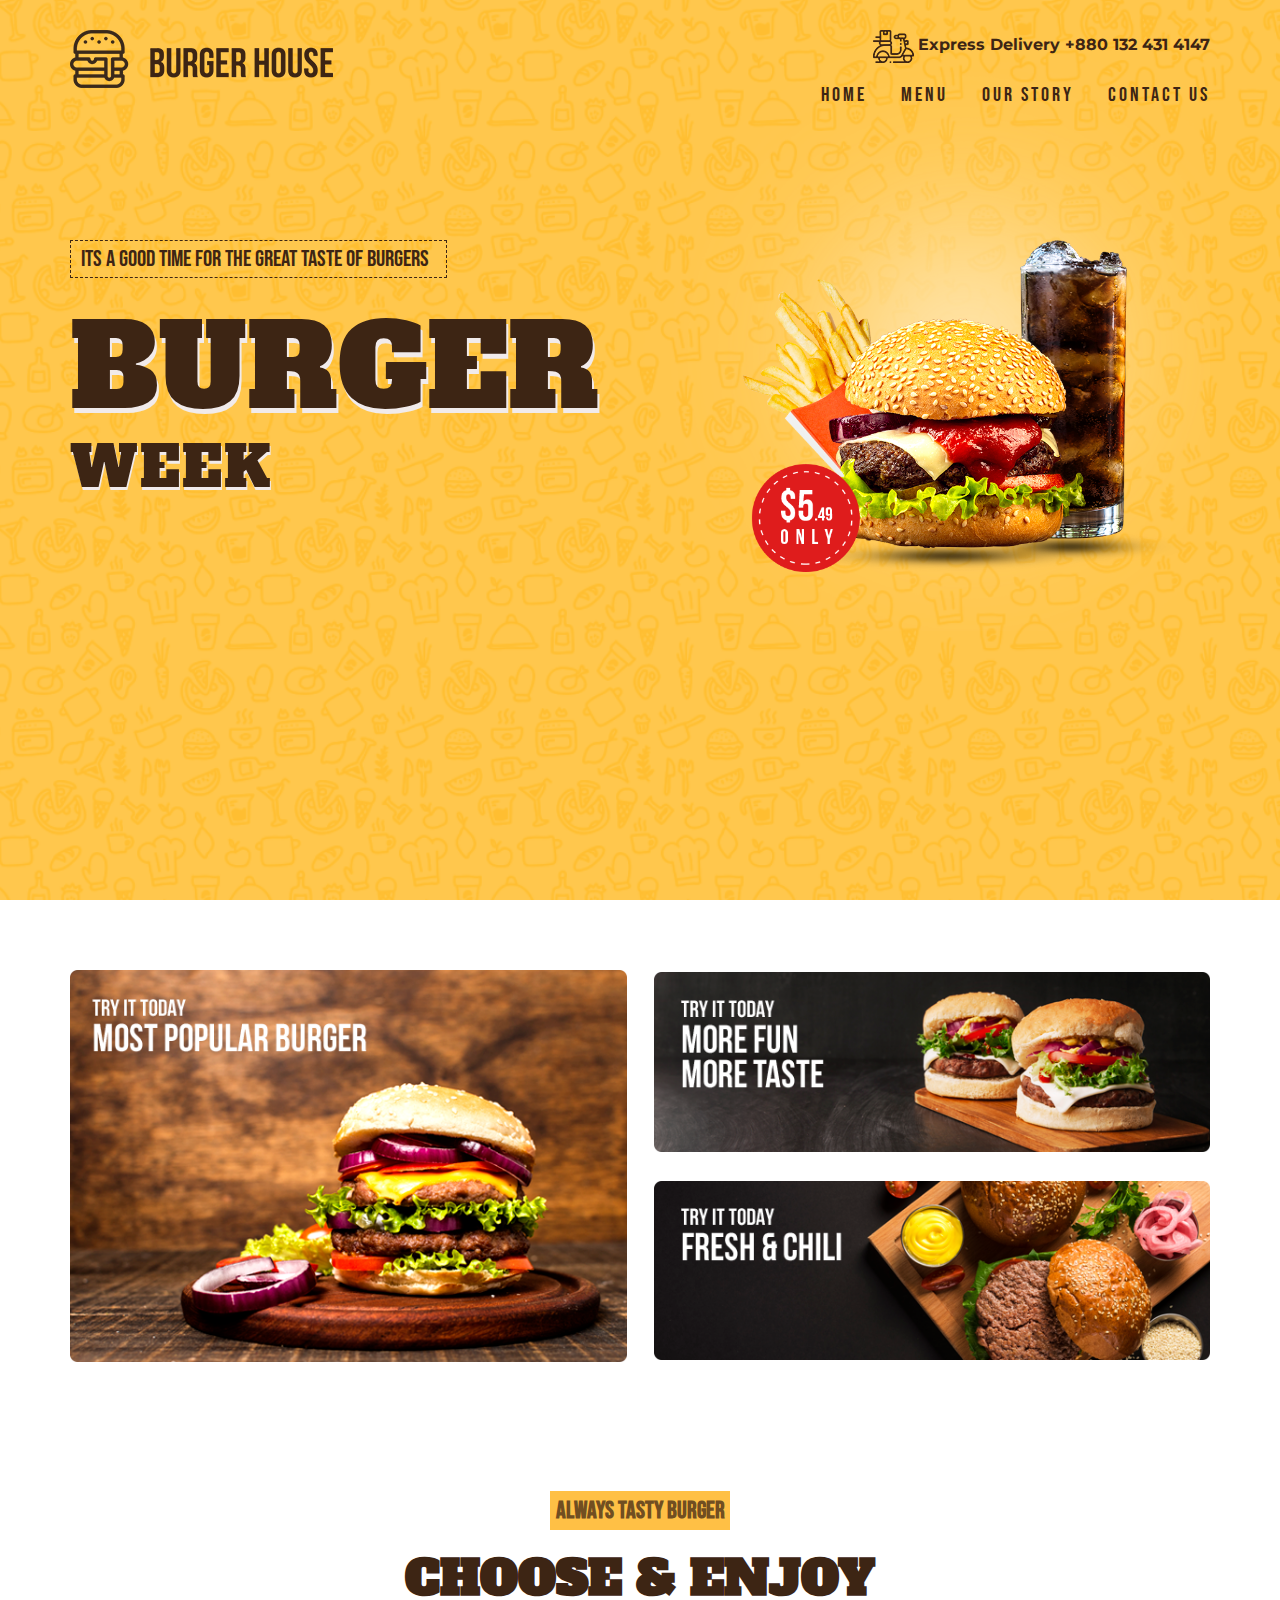
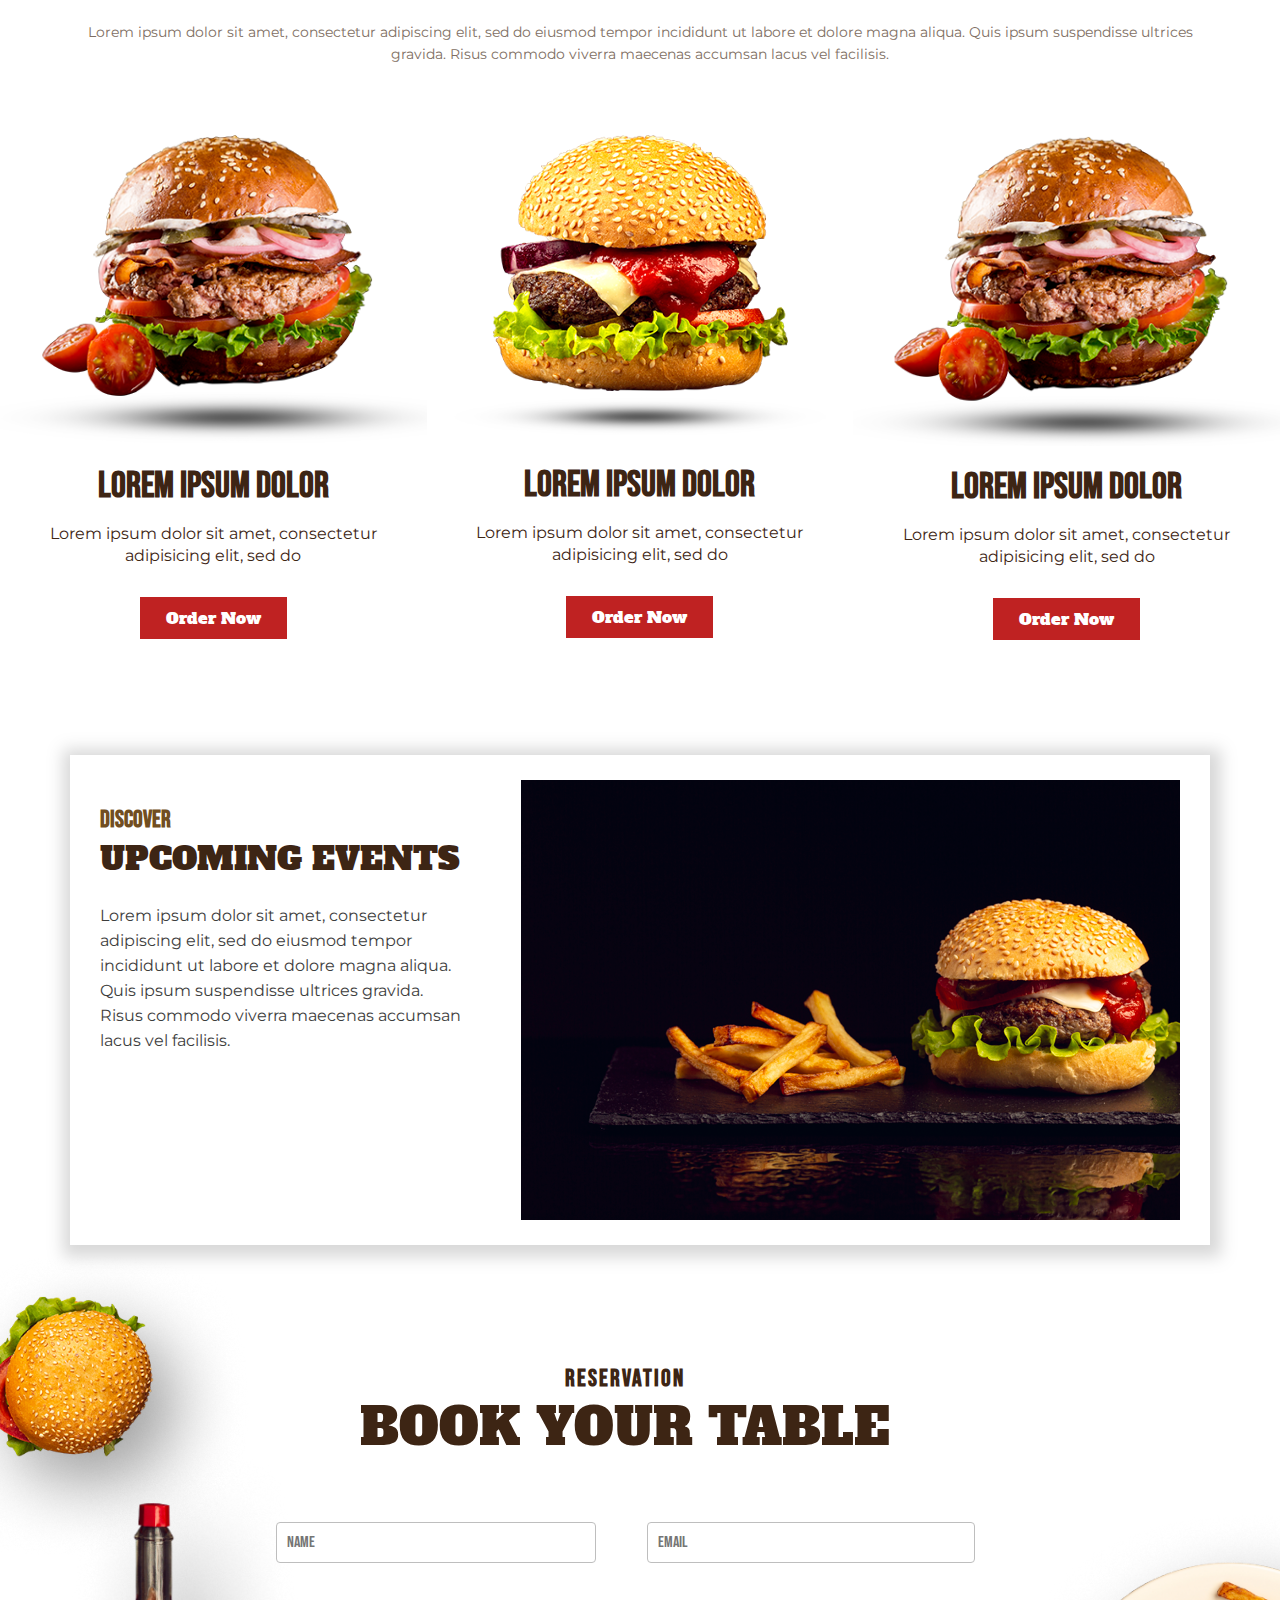
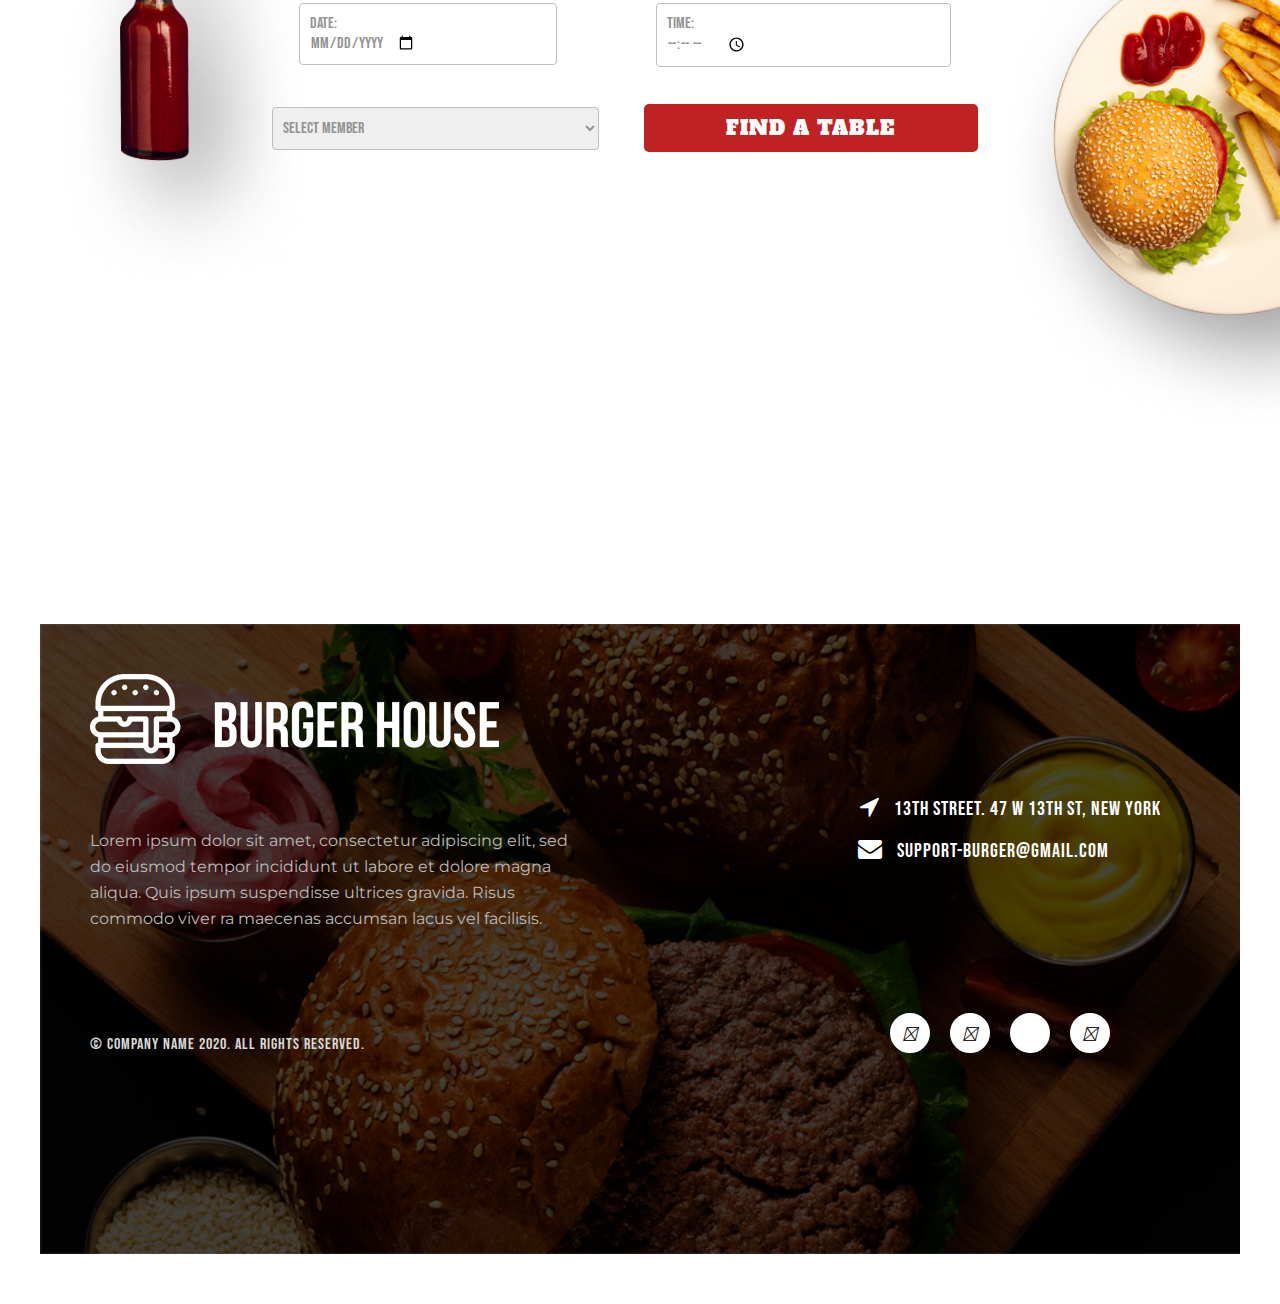
<file: burger/burger.html>
<!DOCTYPE html>
<html>
<head>
	<meta charset="utf-8">
	<meta name="viewport" content="width=device-width, initial-scale=1">
	<title>Burger House</title>
	
	<link rel="stylesheet" type="text/css" href="css/style.css">
	<link rel="stylesheet" href="https://stackpath.bootstrapcdn.com/font-awesome/4.7.0/css/font-awesome.min.css">
	<link rel="stylesheet" href="https://use.fontawesome.com/releases/v5.6.3/css/all.css" integrity="sha384-UHRtZLI+pbxtHCWp1t77Bi1L4ZtiqrqD80Kn4Z8NTSRyMA2Fd33n5dQ8lWUE00s/" crossorigin="anonymous">

	<script src="https://code.jquery.com/jquery-3.3.1.js" integrity="sha256-2Kok7MbOyxpgUVvAk/HJ2jigOSYS2auK4Pfzbm7uH60=" crossorigin="anonymous">
	</script>

	
</head>
<body>
	<header>
		<div class="container">
			<div class="navbar">
				<div class="logo">
					<img src="image/logo.png">
				</div>
				<div class="menu">
					<div class="top">
						<img src="image/cycle.png">
						<span>Express Delivery +880 132 431 4147</span>
					</div>
					
					
					<div class="bottom">
						<ul>
						<li> <a href="#">Home</a></li>
						<li> <a href="#">Menu</a></li>
						<li> <a href="#">Our Story</a></li>
						<li> <a href="#">Contact Us</a></li>
						</ul>
					</div>
				</div>
			</div>
		</div>
	</header>
	<section class="head-body" style="background-image: url(image/bg1.png);">
		<div class="container">
			<div class="bodyfix">
				<div class="left">
					<p class="para">Its a good time for the great taste of burgers</p>
					<h2>Burger
					<p class="week">Week</p></h2>
				</div>
				<div class="right">
					<img src="image/bg1-im1.png">
				</div>
			</div>
			
		</div>
	</section>

	<section class="gallery1">
		<div class="container">
			<div class="g-fix">
				<div>
					<img src="image/bg2-im1.png">
				</div>
				<div style="display: grid; grid-template-rows: auto auto; grid-row-gap: 25px; margin: auto;">
					<div><img src="image/bg2-im2.png"></div>
					<div><img src="image/bg2-im3.png"></div>
				</div>
			</div>
		</div>
	</section>

	<section class="order">
		<div class="detail">
			<h4>always tasty burger</h4>
			<h2>choose & enjoy</h2>
			<p>Lorem ipsum dolor sit amet, consectetur adipiscing elit, sed do eiusmod tempor incididunt ut labore et dolore magna aliqua. Quis ipsum suspendisse ultrices gravida. Risus commodo viverra maecenas accumsan lacus vel facilisis. </p>
		</div>
		<div class="o-fix">
			
			<div class="o-box">
				<img src="image/bg3-im1.png">
				<h3>Lorem ipsum dolor</h3>
				<p>Lorem ipsum dolor sit amet, consectetur adipisicing elit, sed do</p>
				<button><a href="#">Order Now</a></button>
			</div>

			<div class="o-box">
				<img src="image/bg3-im2.png" style="width:87%">
				<h3 style="margin-top: 24px;">Lorem ipsum dolor</h3>
				<p>Lorem ipsum dolor sit amet, consectetur adipisicing elit, sed do</p>
				<button><a href="#">Order Now</a></button>
			</div>

			<div class="o-box">
				<img src="image/bg3-im3.png">
				<h3>Lorem ipsum dolor</h3>
				<p>Lorem ipsum dolor sit amet, consectetur adipisicing elit, sed do</p>
				<button><a href="#">Order Now</a></button>
			</div>
		</div>
	</section>

	<section class="event">
		<div class="container">
			<div class="e-fix">
				<div class="e-box">
					</div>
				<div class="e-left">
					
					<div style="margin-top: 25px;">
						<h4>discover</h4>
						<h2>Upcoming events</h2>
						<p>Lorem ipsum dolor sit amet, consectetur adipiscing elit, sed do eiusmod tempor incididunt ut labore et dolore magna aliqua. Quis ipsum suspendisse ultrices gravida. Risus commodo viverra maecenas accumsan lacus vel facilisis. </p>
					</div>
				</div>
				<div class="e-right">
						<img src="image/bg4-im1.png">
				</div>
			</div>
		</div>
	</section>

	<section class="booking">
		<div class="b-fix">
			<div>
				<img src="image/bg5-im1.png" style="margin-top: -110px;">	
				<img src="image/bg5-im2.png" style="margin-left: 60px; margin-top: -110px;">
			</div>
			<div class="b-table">
				<h4>reservation</h4>
				<h2>book your table</h2>
				<form action="">

					<div class="ne">
						<div><input type="text" name="name" placeholder="NAME">
						</div>
						<div><input type="email" name="email" placeholder="EMAIL"></div>
						</div>
					<div class="td">
						<div><input type="date" name="date" id="datepicker"></div>
						<div><input type="time" name="time" id="timepicker"></div>
					</div>

					<div class="bb">
						<select>
							<option value="Select Member">Select Member</option>
						    <option value="1">1</option>
						    <option value="2">2</option>
						    <option value="1">3</option>
						    <option value="1">4</option>
						    <option value="1">5</option>
						    <option value="1">6</option>
						    <option value="1">7</option>
						    <option value="1">8+</option>
					  	</select>
						<button class="btn"><a href="#">Find a table</a></button>
					</div>

				</form>
			</div>
			<div>
				<img src="image/bg5-im3.png" style="margin-top: 150px">
			</div>
		</div>
	</section>

	<footer>
		<div class="container1" style="background-image: url(image/bg6.png); height: 70vh;background-repeat: no-repeat; background-size: cover;">
			<div class="f-fix">
				<div class="f-left">
					<img src="image/bg6-logo.png">
					<p>Lorem ipsum dolor sit amet, consectetur adipiscing elit, sed do eiusmod tempor incididunt ut labore et dolore magna aliqua. Quis ipsum suspendisse ultrices gravida. Risus commodo viver ra maecenas accumsan lacus vel facilisis. </p>

					<p style="color: #d9d9d7; font-size: 16px; font-family: 'Bebas Neue', cursive; letter-spacing: 1px; margin-top:100px;" >© Company Name 2020. All rights reserved.</p>

				</div>
				<div class="f-right">
						<div style="margin-top: 170px;">
						<i class="fa fa-location-arrow" aria-hidden="true" style="margin-left: 2px;"></i><span>13th Street. 47 W 13th St, New York</span>
						</div>
						<div style="margin-top: 15px;">
						<i class="fa fa-envelope" aria-hidden="true"></i><a href="mailto:webexpertrakib@gmail.com">Support-burger@gmail.com</a>
						</div>

						<div class="si">		
							<ul>
							  <li>
							    <a href="#">
							      <i class="fab fa-facebook-f icon"></i>    </a>
							  </li>
							  <li>
							    <a href="#"><i class="fab fa-twitter icon"></i></a>
							  </li>
							  <li>
							    <a href="#"><i class="fab fa-linkedin-in icon"></i></a></li>
							  <li>
							    <a href="#"><i class="fab fa-whatsapp icon"></i></a></li>
							</ul>
						</div>

				</div>

			</div>
		</div>
	</footer>
</body>
</html>
</file>
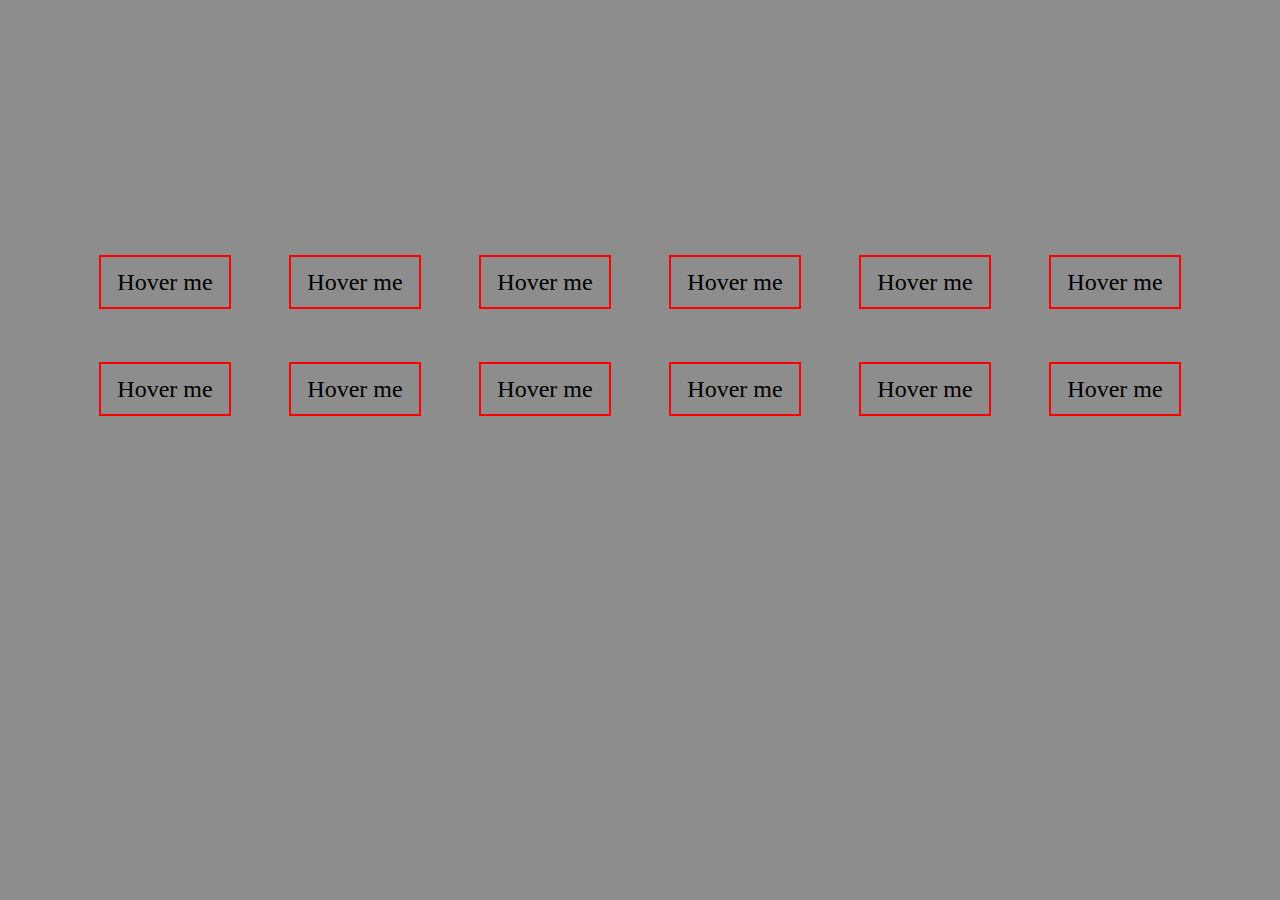
<file: button/button.html>
<!DOCTYPE html>
<html>
<head>
	<meta charset="utf-8">
	<meta name="viewport" content="width=device-width, initial-scale=1">
	<title>Rakibul Islam Button Hover</title>
	<link rel="stylesheet" type="text/css" href="style.css">




</head>
<body>
	<header>
		<div class="container">
			<div class="fix">
				<div class="c1"><a href="#">Hover me</a></div>
				<div class="c2"><a href="#">Hover me</a></div>
				<div class="c3"><a href="#">Hover me</a></div>
				<div class="c4"><a href="#">Hover me</a></div>
				<div class="c5"><a href="#">Hover me</a></div>
				<div class="c6"><a href="#">Hover me</a></div>

				<div class="c7"><a href="#">Hover me</a></div>
				<div class="c8"><a href="#">Hover me</a></div>
				<div class="c9"><a href="#">Hover me</a></div>
				<div class="c10"><a href="#">Hover me</a></div>
				<div class="c11"><a href="#">Hover me</a></div>
				<div class="c12"><a href="#">Hover me</a></div>

			</div>
		</div>
	</header>

</body>
</html>
</file>
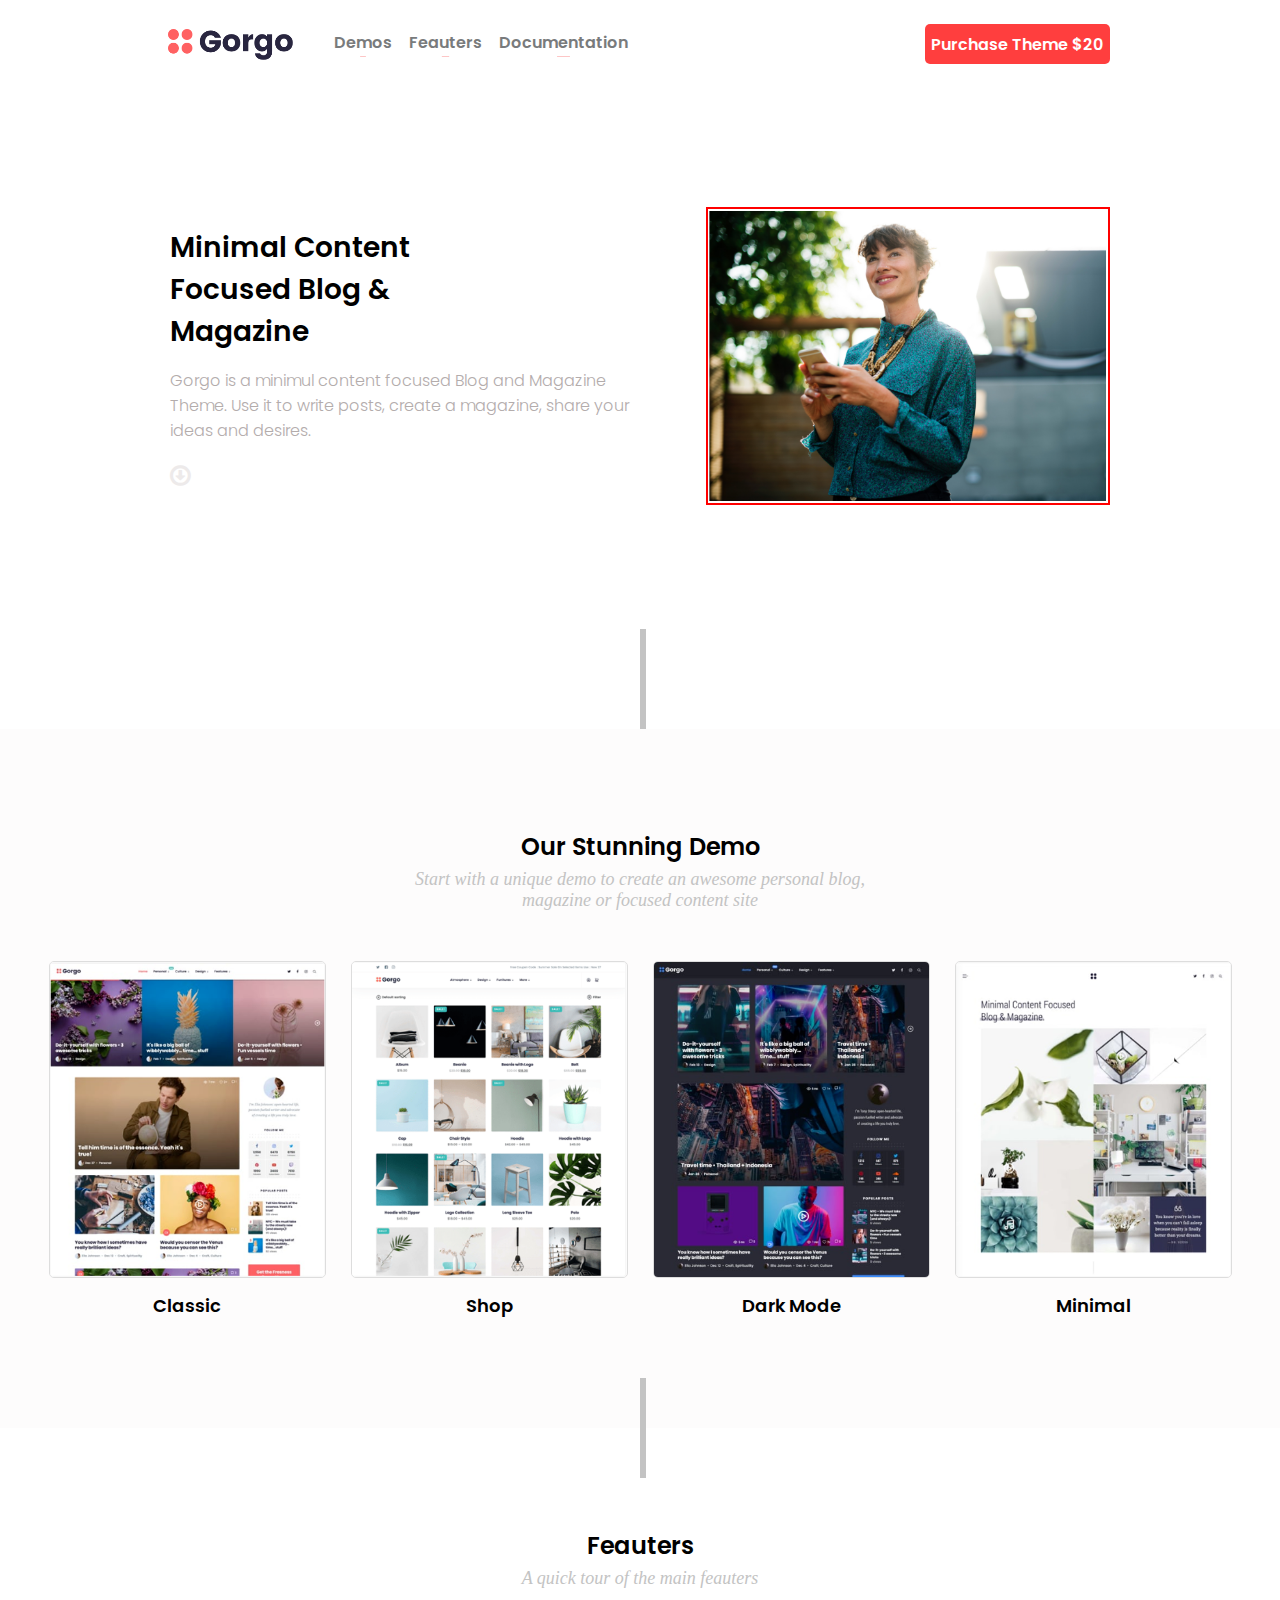
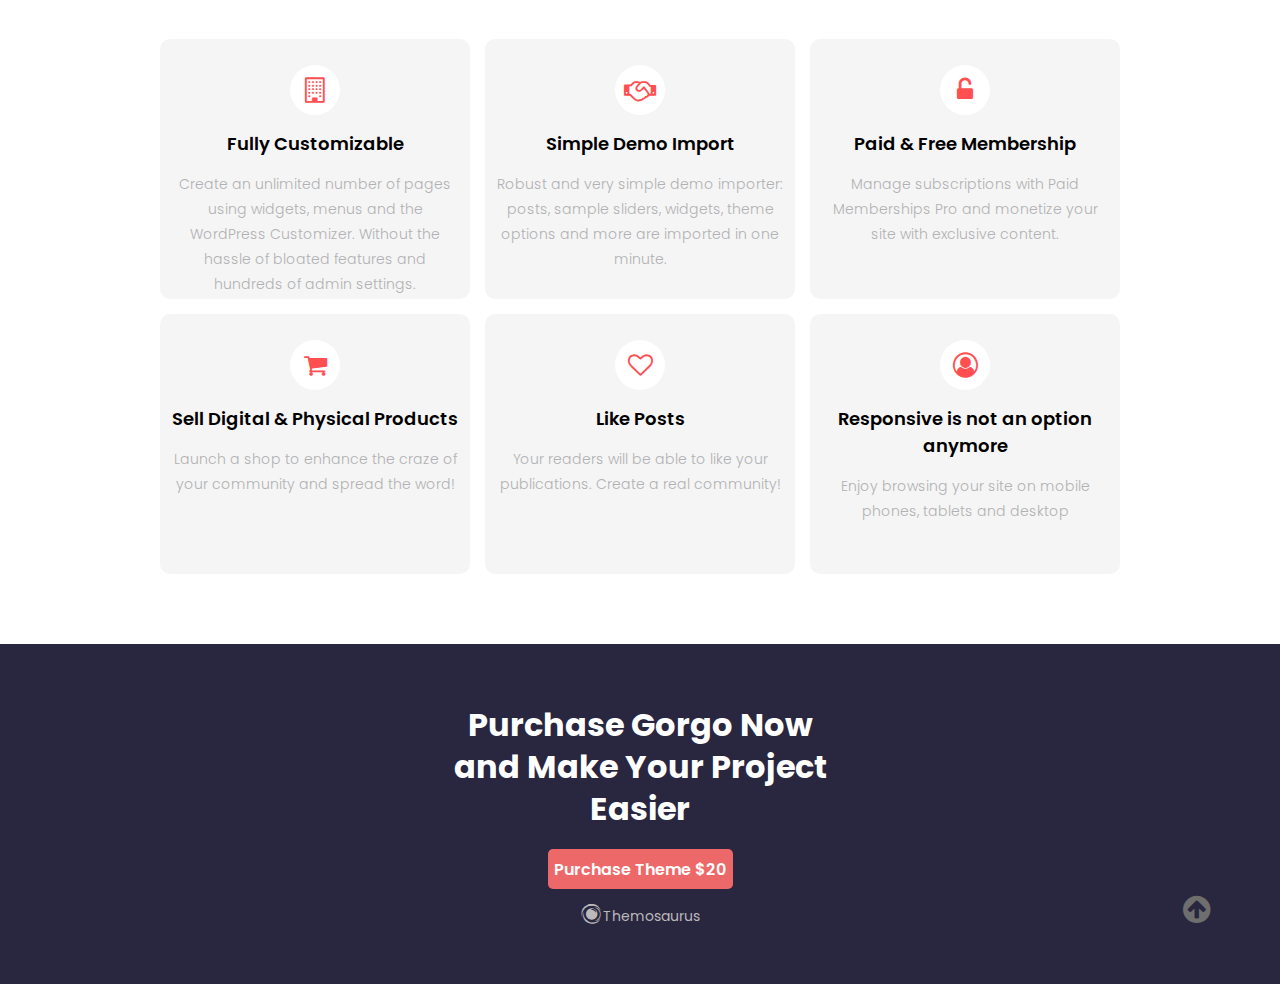
<file: gorgo/gorgo.html>
<!DOCTYPE html>
<html>
<head>
	<meta charset="utf-8">
	<meta name="viewport" content="width=device-width, initial-scale=1">

	<title> Gorge</title>
	<link rel="stylesheet" type="text/css" href="css/style.css">
	<link rel="stylesheet" href="https://stackpath.bootstrapcdn.com/font-awesome/4.7.0/css/font-awesome.min.css">
</head>
<body>
	<header>
		<div class="container">
			<div class="navbar">
				<div class="logo">
					<img src="image/wlogo.png">
					<ul>
						<li><a href="">Demos</a></li>
						<li><a href="">Feauters</a></li>
						<li><a href="">Documentation</a></li>
					</ul>
				</div>
				<div>
					<button class="logobtn"><a href="">Purchase Theme $20</a></button>
				</div>
			</div>
		</div>
	</header>

	<div class="images-section">
		<div class="container">
			<div class="navsection">
				<div class="leftside">
				<h2>Minimal Content Focused Blog & Magazine</h2>
				<p>Gorgo is a minimul content focused Blog and Magazine Theme. Use it to write posts, create a magazine, share your ideas and desires.</p>
				<a href="#"><i class="fa fa-arrow-circle-o-down" aria-hidden="true"></i></a>

				</div>
				<div class="rightside">
					<img src="image/w21.png">
				</div>
			</div>
		</div>
	</div>

	<div class="line1">
	</div>



	<div class="gallery">
		<!-- <div class="container"> -->
			<h1 class="text-center">Our Stunning Demo</h1>
			<p class="para"><i>Start with a unique demo to create an awesome personal blog, magazine or focused content site</i></p>
			<div class="gallery-section">
				<div class="box">
					<img src="image/w22.png">
					<h3>Classic</h3>
				</div>

				<div class="box">
					<img src="image/w23.png">
					<h3>Shop</h3>
				</div>

				<div class="box">
					<img src="image/w24.png">
					<h3>Dark Mode</h3>
				</div>

				<div class="box">
					<img src="image/w25.png">
					<h3>Minimal</h3>
				</div>
				
			</div>
		<!-- </div> -->
	</div>


	<div class="line">
	</div>


	<div class="feauters">
		<div class="container">
			<h1 class="text-center">Feauters</h1>
			<p class="para"><i>A quick tour of the main feauters</i></p>
			<div class="f-section">
				<div class="f-box">
					<div class="user">
					<i class="fa fa-building-o" aria-hidden="true"></i>
					</div>

					<h3>Fully Customizable</h3>
					<p class="f-boxpara">Create an unlimited number of pages using widgets, menus and the WordPress Customizer. Without the hassle of bloated features and hundreds of admin settings.</p>
				</div>

				<div class="f-box">
					<div class="user">
					<i class="fa fa-handshake-o" aria-hidden="true"></i>
					</div>

					<h3>Simple Demo Import</h3>
					<p class="f-boxpara">Robust and very simple demo importer: posts, sample sliders, widgets, theme options and more are imported in one minute.</p>
				</div>

				<div class="f-box">
					<div class="user">
					<i class="fa fa-unlock-alt" aria-hidden="true"></i>
					</div>

					<h3>Paid & Free Membership</h3>
					<p class="f-boxpara">Manage subscriptions with Paid Memberships Pro and monetize your site with exclusive content.</p>
				</div>
				
				<div class="f-box">
					<div class="user">
					<i class="fa fa-shopping-cart" aria-hidden="true"></i>
					</div>

					<h3>Sell Digital & Physical Products</h3>
					<p class="f-boxpara">Launch a shop to enhance the craze of your community and spread the word!</p>
				</div>

				<div class="f-box">
					<div class="user">
					<i class="fa fa-heart-o" aria-hidden="true"></i>
					</div>

					<h3>Like Posts</h3>
					<p class="f-boxpara">Your readers will be able to like your publications. Create a real community!</p>
				</div>
				
				<div class="f-box">
					<div class="user">
					<i class="fa fa-user-circle-o" aria-hidden="true"></i>
					</div>

					<h3>Responsive is not an option anymore</h3>
					<p class="f-boxpara">Enjoy browsing your site on mobile phones, tablets and desktop</p>
				</div>
				
				
			</div>
		</div>
	</div>


	<footer>
		<div class="container">
			<div class="foot">
				<h1>Purchase Gorgo Now and Make Your Project Easier</h1>
				<div class="footbtn">
					<button class="fbutton"><a href="">Purchase Theme $20</a></button>
					
				

					<p><a href="#"><i class="fa fa-eercast" aria-hidden="true"></i>Themosaurus</a></p>

					

				</div>
			</div>
			<div class="icon"><a href="#">
			<i class="fa fa-arrow-circle-up" aria-hidden="true"></i>
			</a>
			</div>
		</div>
		
	</footer>

</body>
</html>
</file>
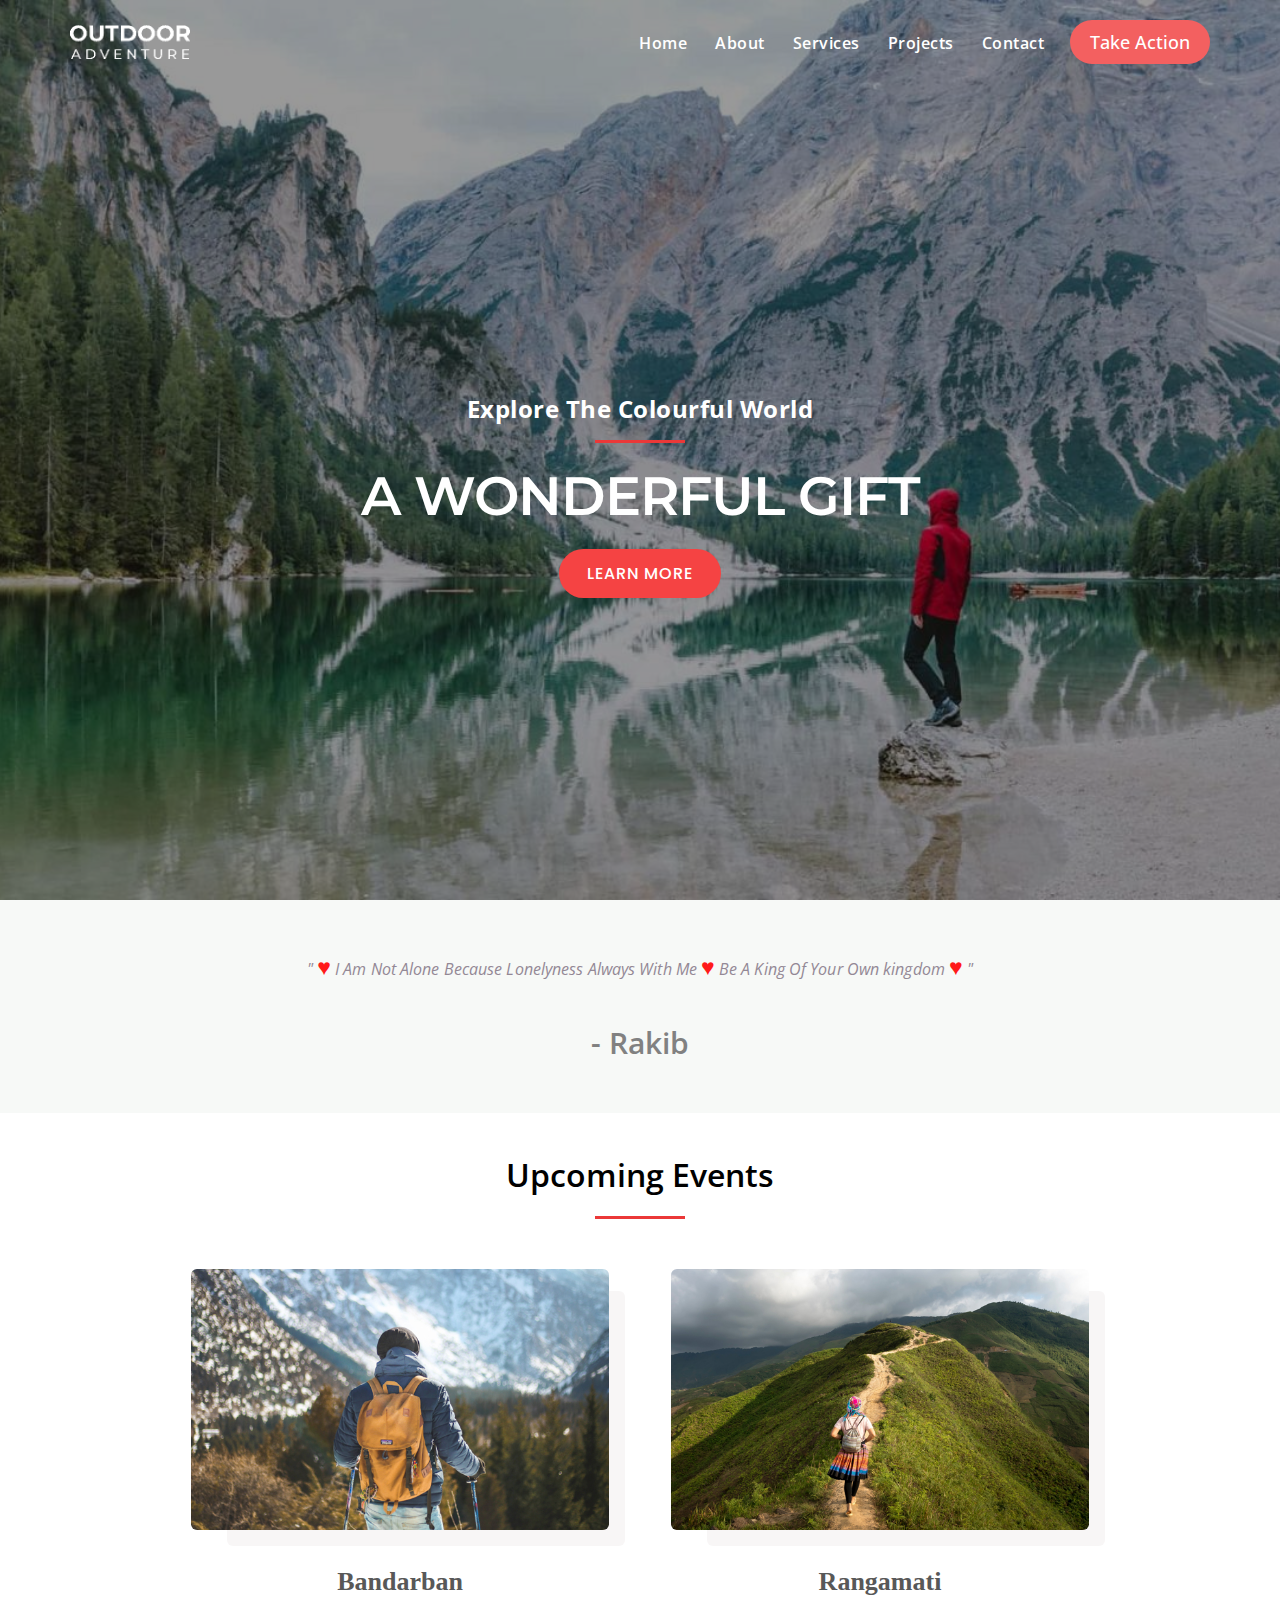
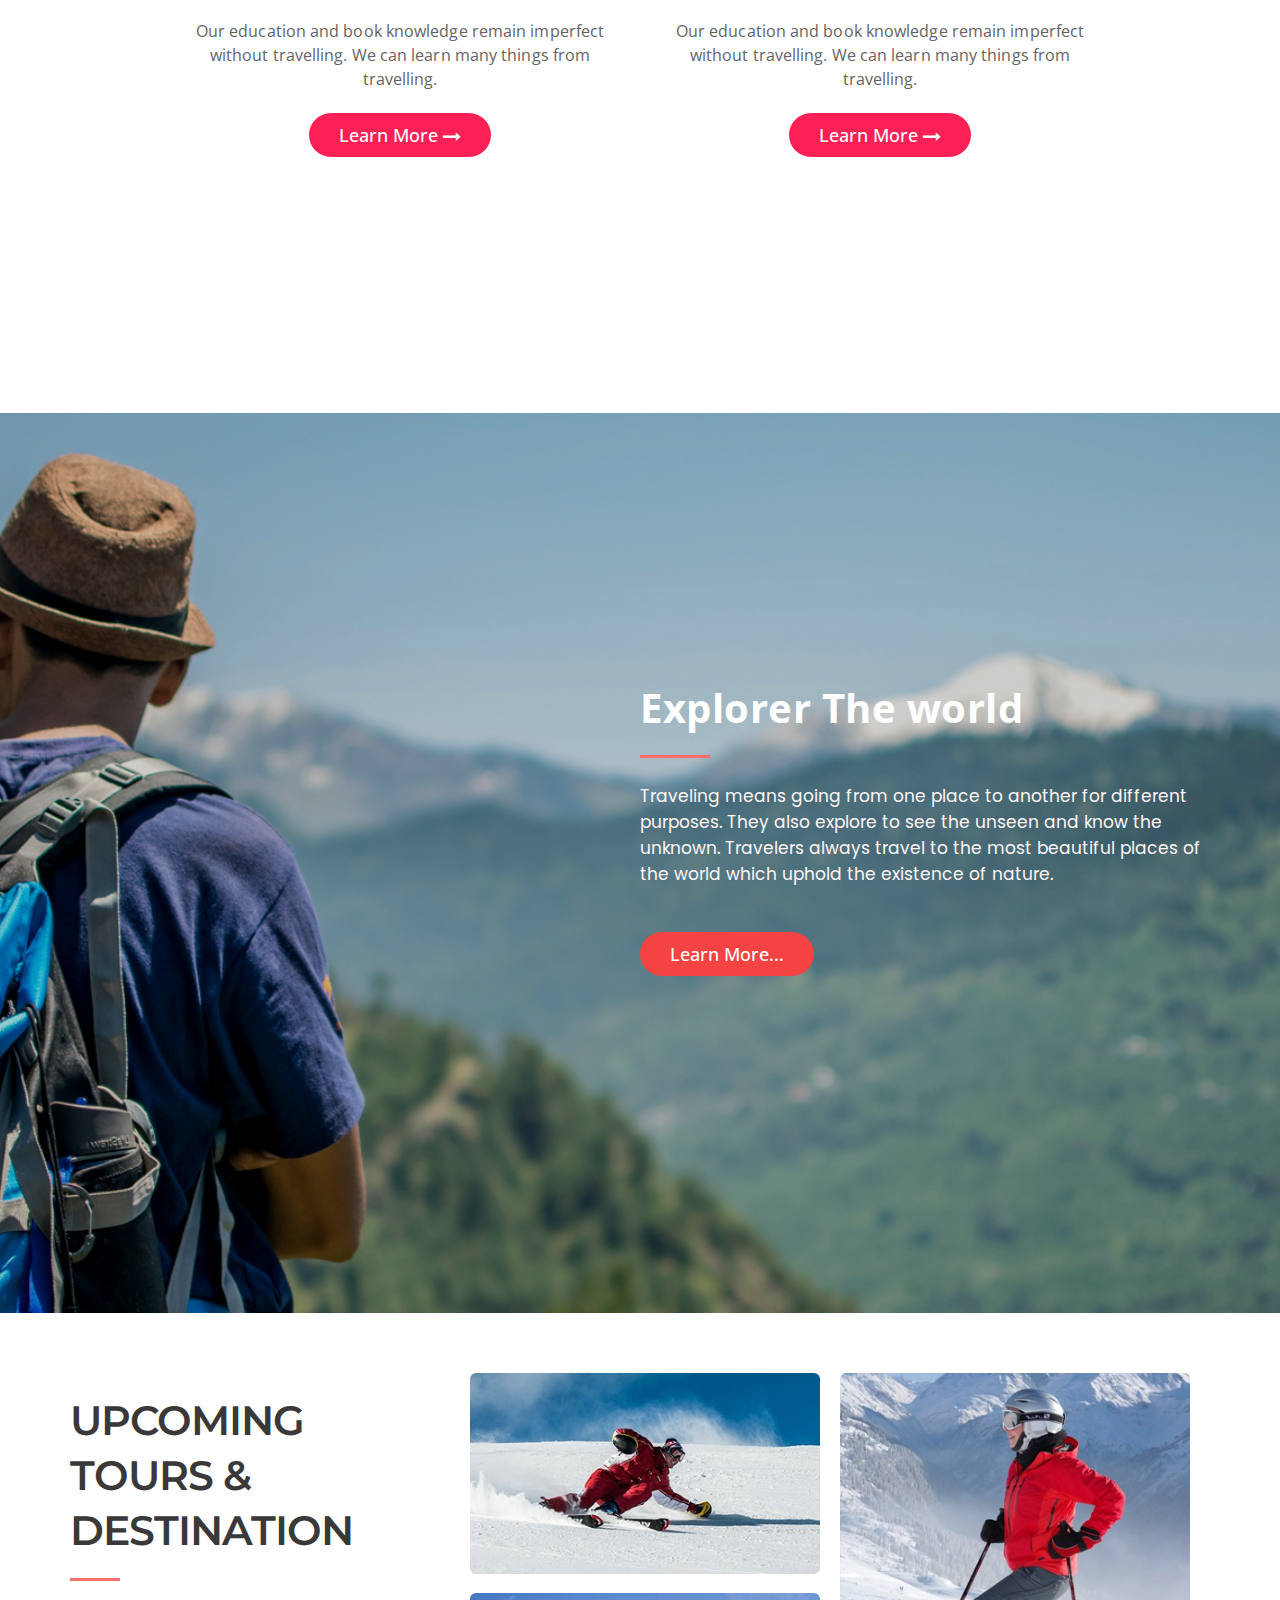
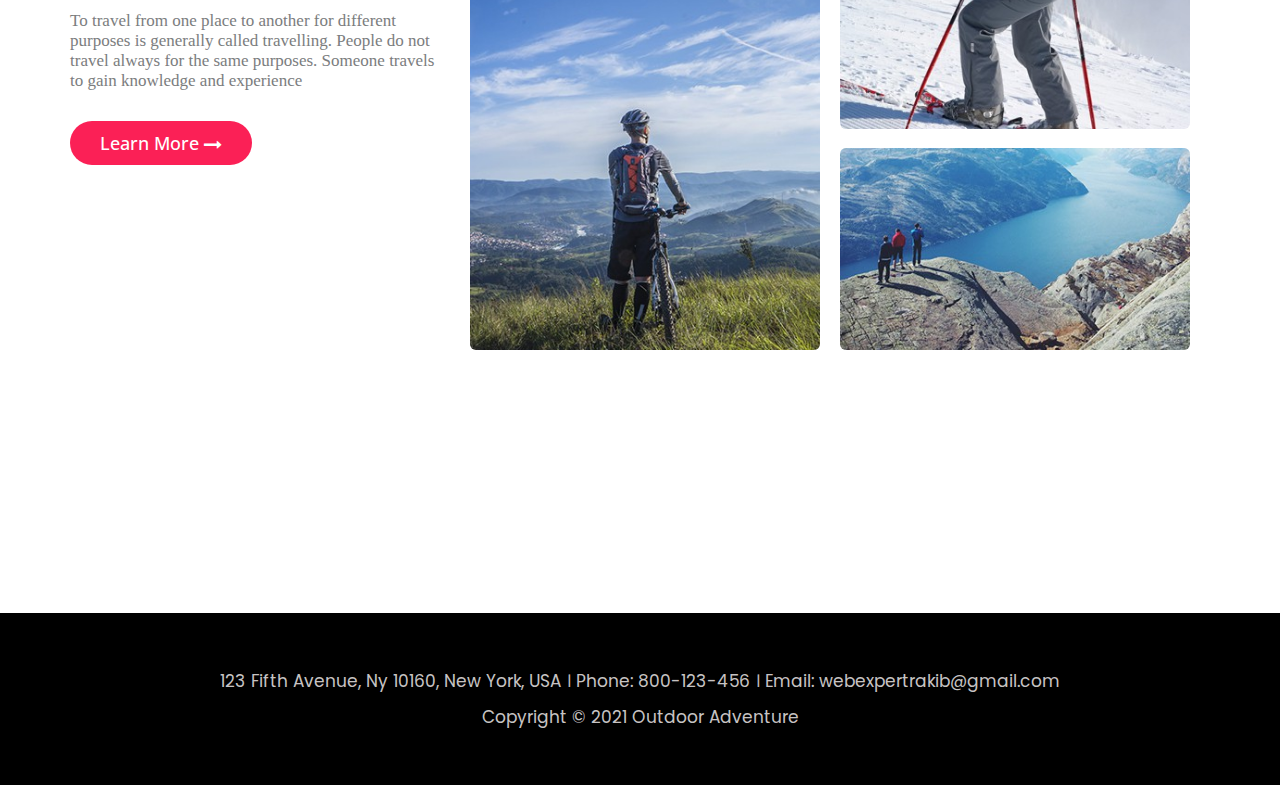
<file: outdoor/outdoor-adventure.html>
<!DOCTYPE html>
<html>
	<head>
		<meta charset="utf-8">
		<meta name="viewport" content="width=device-width, initial-scale=1">
		<!--  Link Css  -->
		<title>Outdoor Adventure</title>
		<link rel="stylesheet" type="text/css" href="css/style.css">
		<!-- Font Css -->
		<link rel="stylesheet" href="https://stackpath.bootstrapcdn.com/font-awesome/4.7.0/css/font-awesome.min.css">
	</head>
	<body>
		<header>
			<div class="container">
				<div class="navbar">
					<div class="logo">
						<a href="#">
							<img src="image/logo.png">
						</a>
					</div>
					<div class="menu">
						<ul>
							<li><a href="#">Home</a></li>
							<li><a href="#">About</a></li>
							<li><a href="#">Services</a></li>
							<li><a href="#">Projects</a></li>
							<li><a href="#">Contact</a></li>
						</ul>
						<button class="btn"><a href="#">Take Action</a></button>
					</div>
				</div>
			</div>
		</header>
		<div class="body-2">
			<div class="container">
				<div class="home-part">
					<div>
						<h3>Explore The Colourful World</h3>
						<div class="line">
						</div>
						<h1>A Wonderful Gift</h1>
						<button class="h-btn"><a href="#">Learn More</a></button>
					</div>
				</div>
			</div>
		</div>
		<div class="testi">
			<div class="container">
				<div class="contain">
					<blockquote><i>" <span class="love">♥</span> I Am Not Alone Because Lonelyness Always With Me <span class="love">♥</span> Be A King Of Your Own kingdom <span class="love">♥</span> "</i></blockquote>
					<h2>- Rakib</h2>
				</div>
			</div>
		</div>
		<div class="gallery">
			<div class="container">
				<h1>Upcoming Events</h1>
				<div class="line"></div>
				<div class="item">
					<div class="list">
						<img src="image/side1.jpg">
						<div class="box"></div>
						<div class="box-margin">
							<h2 style="font-family: -webkit-body; font-size: 26px; color: #585858;">Bandarban</h2>
							<p> Our education and book knowledge remain imperfect without travelling. We can learn many things from travelling.
							</p>
							<button class="btn1"><a href="">Learn More<i class="fa fa-long-arrow-right" aria-hidden="true"></i></a></button>
						</div>
					</div>
					<div class="list">
						<img src="image/side2.jpg">
						<div class="box"></div>
						<div class="box-margin">
							<h2 style="font-family: -webkit-body; font-size: 26px; color: #585858;">Rangamati</h2>
							<p> Our education and book knowledge remain imperfect without travelling. We can learn many things from travelling.
							</p>
							<button class="btn1"><a href="">Learn More<i class="fa fa-long-arrow-right" aria-hidden="true"></i></a></button>
						</div>
					</div>
				</div>
			</div>
		</div>
		<div class="sec-right">
			<div class="container">
				<div class="flexiable">
					<div class=""></div>
					<div class="right">
						<h1>Explorer The world</h1>
						<div class="line-start"></div>
						<p>Traveling means going from one place to another for different purposes. They also explore to see the unseen and know the unknown. Travelers always travel to the most beautiful places of the world which uphold the existence of nature.</p>
						<button style="background-color: #f54343;" class="btn1"><a href="">Learn More...</a></button>
					</div>
				</div>
			</div>
		</div>
		<div class="g-sec">
			<div class="container">
				<div class="g-line-sec">
					<div class="g-left">
						<h1>Upcoming tours & destination</h1>
						<div style="width: 50px;" class="line-start"></div>
						<p>To travel from one place to another for different purposes is generally called travelling. People do not travel always for the same purposes. Someone travels to gain knowledge and experience
						</p>
						<button class="btn1"><a href="">Learn More<i class="fa fa-long-arrow-right" aria-hidden="true"></i></a></button>
					</div>
					<div class="g-right">
						<div class="gaparea">
							<div class="img-section">
								<img src="image/gallery4.jpg">
							</div>
							<div class="img-section">
								<img src="image/gallery1.jpg">
							</div>
						</div>
						<div class="gaparea">
							<img src="image/gallery2.jpg">
							<img src="image/gallery3.jpg">
						</div>
					</div>
				</div>
			</div>
		</div>

		<footer>
			<div class="container">
				<p>123 Fifth Avenue, Ny 10160, New York, USA । Phone: 800-123-456 । Email: webexpertrakib@gmail.com<br>Copyright © 2021 Outdoor Adventure</p>
			</div>
		</footer>
	</body>
</html>
</file>
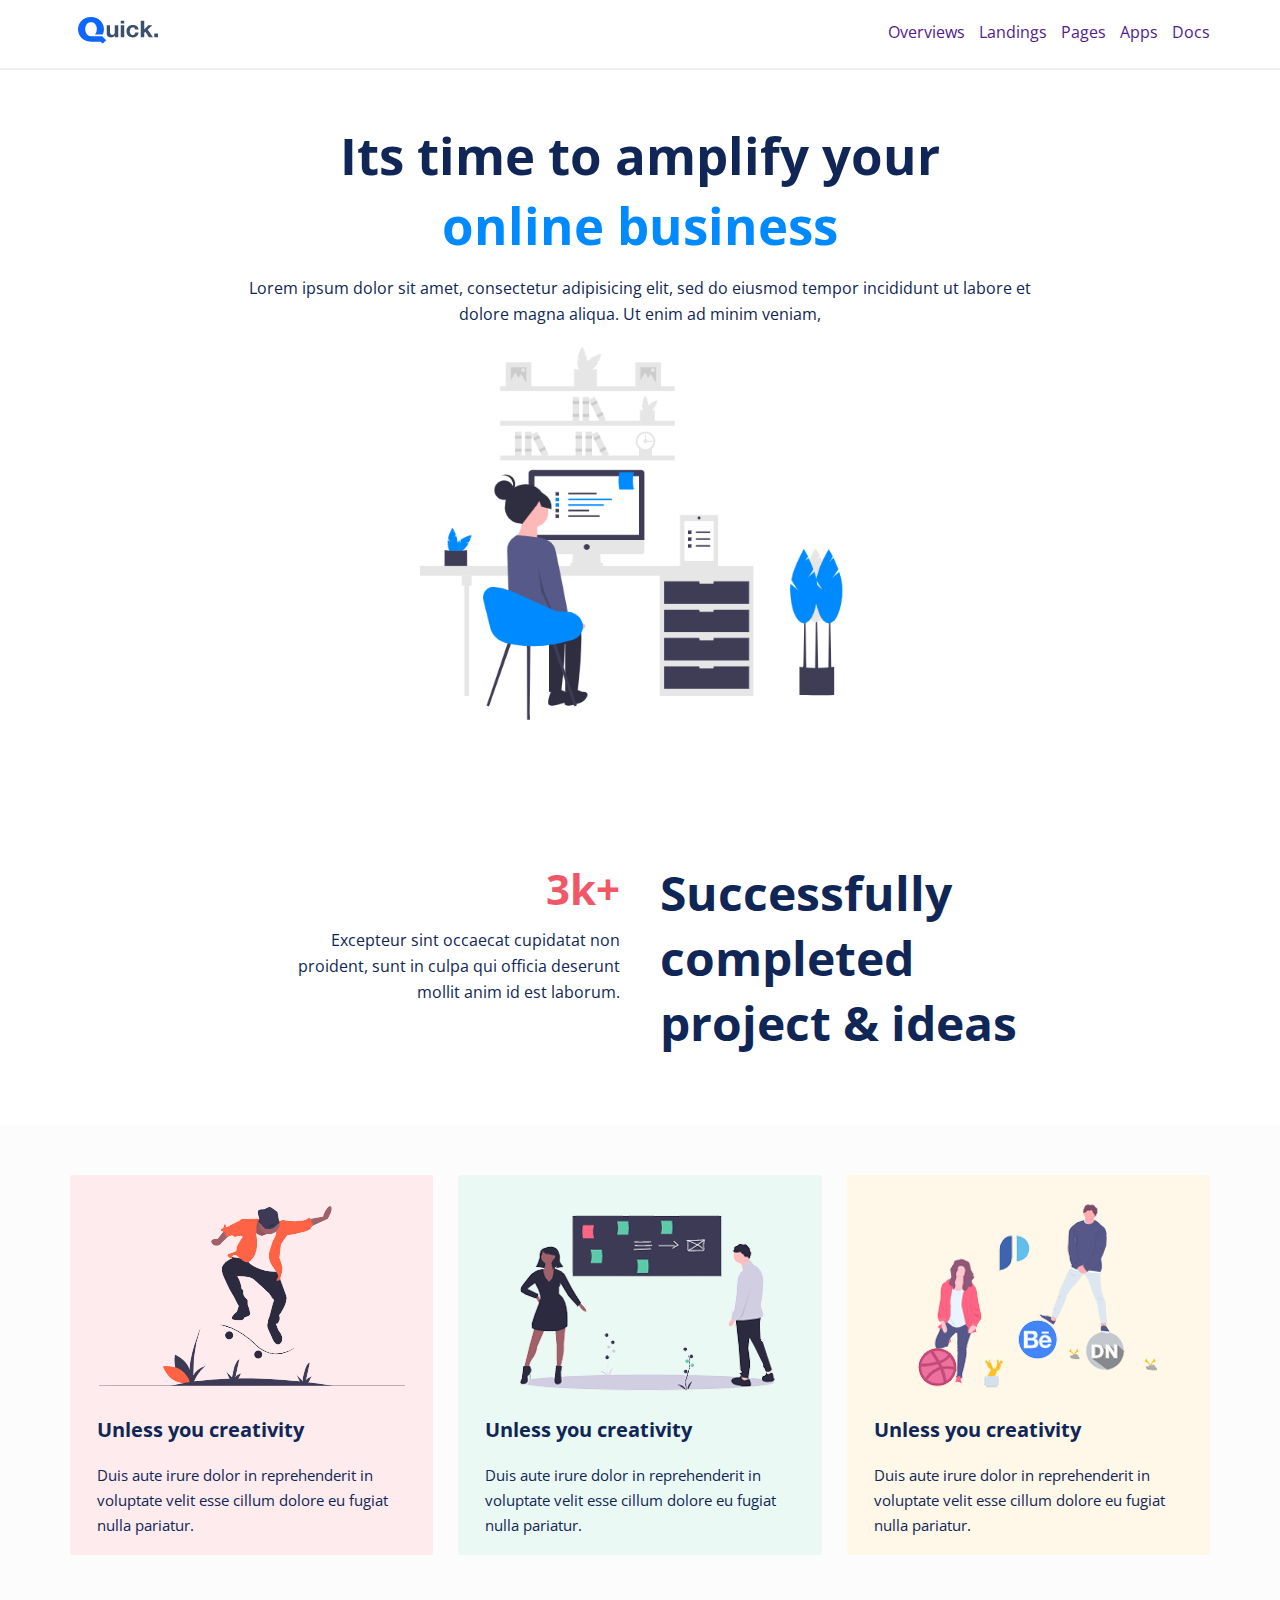
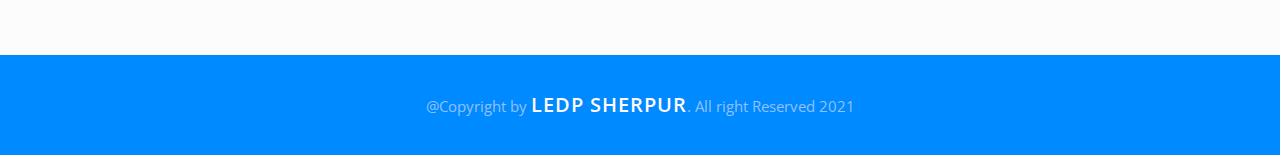
<file: quick/quick.html>
<!DOCTYPE html>
<html>
<head>
	<meta charset="utf-8">
	<meta name="viewport" content="width=device-width, initial-scale=1">
	<title> Quick - The best solution </title>
	<link rel="stylesheet" type="text/css" href="css/style.css">
</head>
<body>
<header>
	<div class="container">
		<div class="nav">
			<div class="logo">
				<img src="image/logo.png">
			</div>
			<div class="menu">
				<ul>
					<li><a href="">Overviews</a></li>
					<li><a href="">Landings</a></li>
					<li><a href="">Pages</a></li>
					<li><a href="">Apps</a></li>
					<li><a href="">Docs</a></li>
				</ul>
			</div>
		</div>
	</div>
</header>

<div class="detail">
	<div class="container">
		<div class="bodymdl">
			<h2>Its time to amplify your <span style="color: #008aff;">online business</span></h2>
			<p>Lorem ipsum dolor sit amet, consectetur adipisicing elit, sed do eiusmod
			tempor incididunt ut labore et dolore magna aliqua. Ut enim ad minim veniam,
			</p>
			<img src="image/image1.png">
		</div>
	</div>
</div>

<div class="projectdetail">
	<div class="container">
		<div class="success">
			<div class="left">
				<h2>3k+</h2>
				<p>Excepteur sint occaecat cupidatat non proident, sunt in culpa qui officia deserunt mollit anim id est laborum.</p>
				
			</div>

			<div class="right">
				<h1>Successfully completed project & ideas</h1>

			</div>
		</div>
	</div>
</div>










	<div class="gallery">
		<div class="container">
			<div class="gallery-section">
				<div class="box" style="background-color: #fdebed;">
					
					
					<img src="image/1.png">
					<div class="serial">
						<h3>Unless you creativity</h3>
						<p>Duis aute irure dolor in reprehenderit in voluptate velit esse cillum dolore eu fugiat nulla pariatur.</p>
					</div>	
				</div>

				<div class="box" style="background-color: #ebf9f4;">
					<img src="image/2.png">
					<div class="serial">
						<h3>Unless you creativity</h3>
						<p>Duis aute irure dolor in reprehenderit in voluptate velit esse cillum dolore eu fugiat nulla pariatur.</p>
					</div>
				</div>

				<div class="box" style="background-color: #fff7e8;">
					<img src="image/3.png">
					<div class="serial">	
						<h3>Unless you creativity</h3>
						<p>Duis aute irure dolor in reprehenderit in voluptate velit esse cillum dolore eu fugiat nulla pariatur.</p>
					</div>
				</div>
			</div>
		</div>
	</div>



	<footer>
		<div class="container">
			<div class="foot"><p>@Copyright by <a href="#">LEDP SHERPUR</a>. All right Reserved 2021</p></div>
		</div>
	</footer>

</body>
</html>
</file>
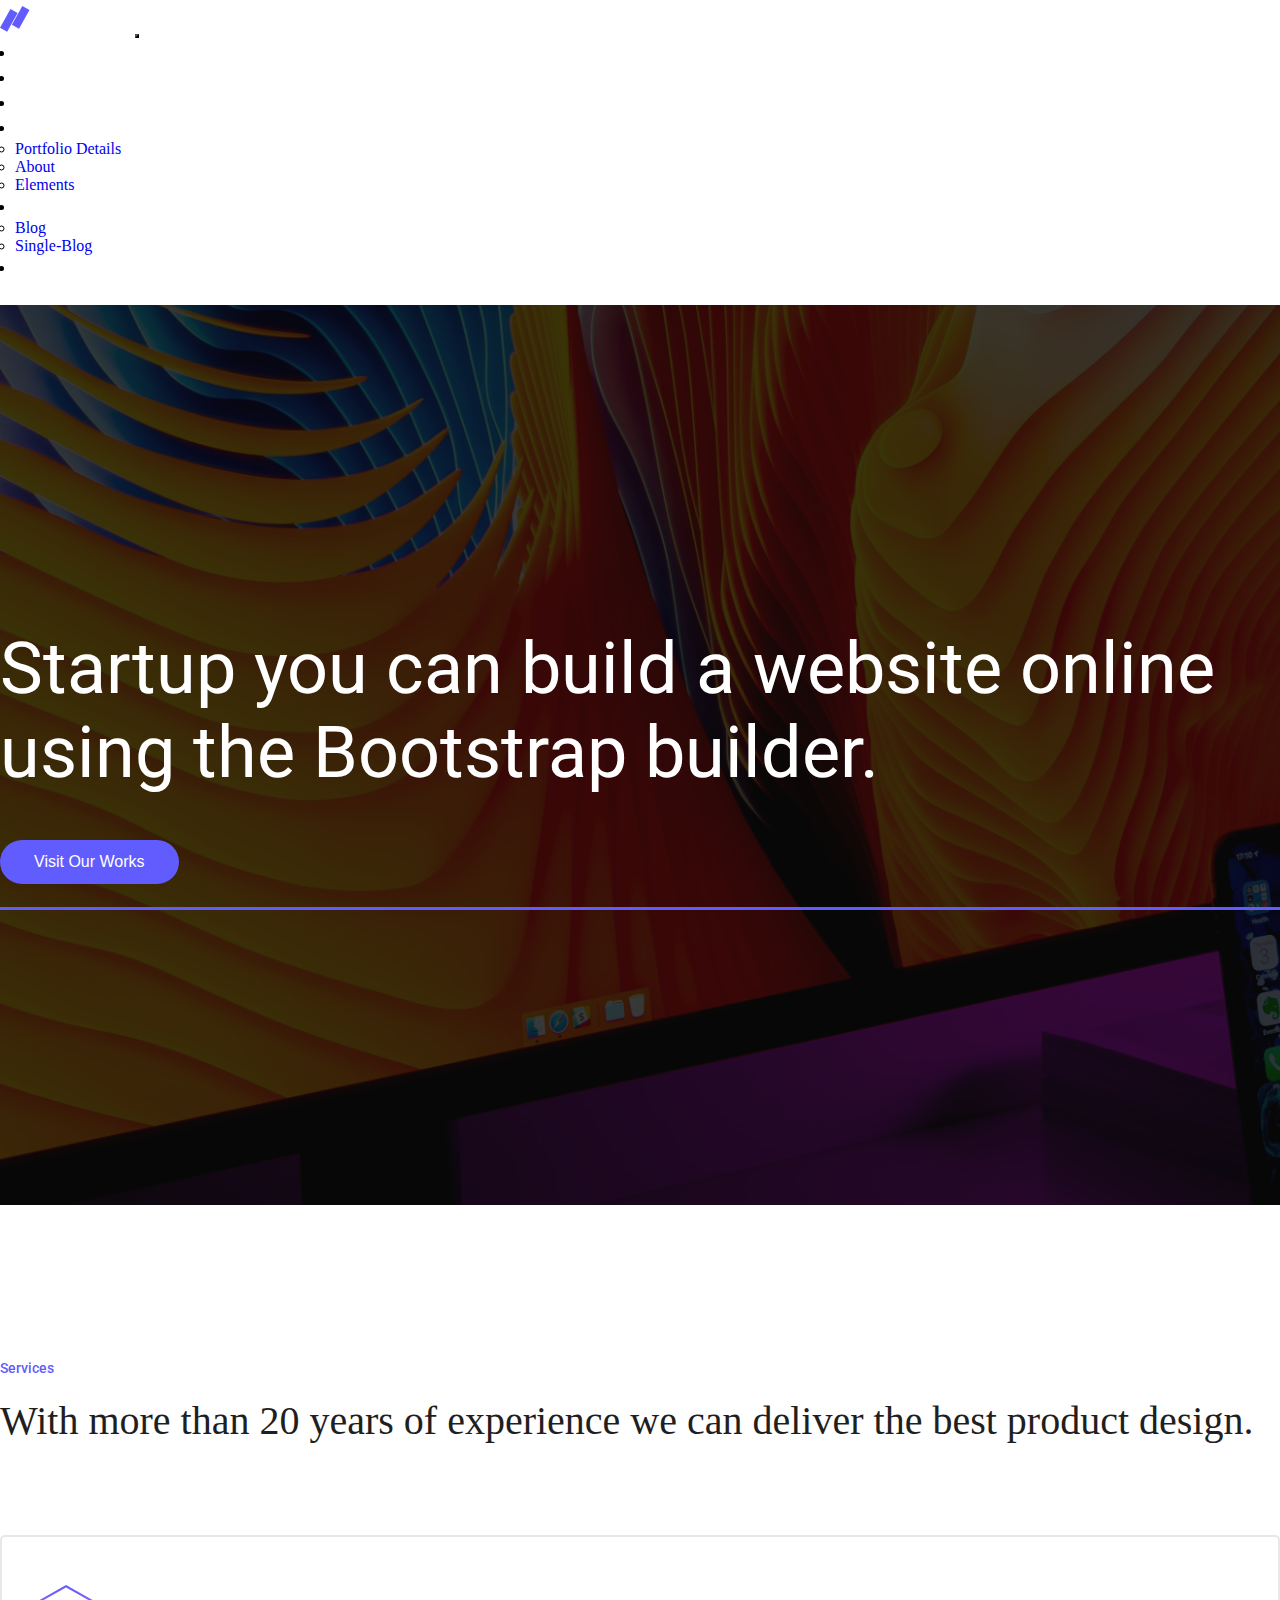
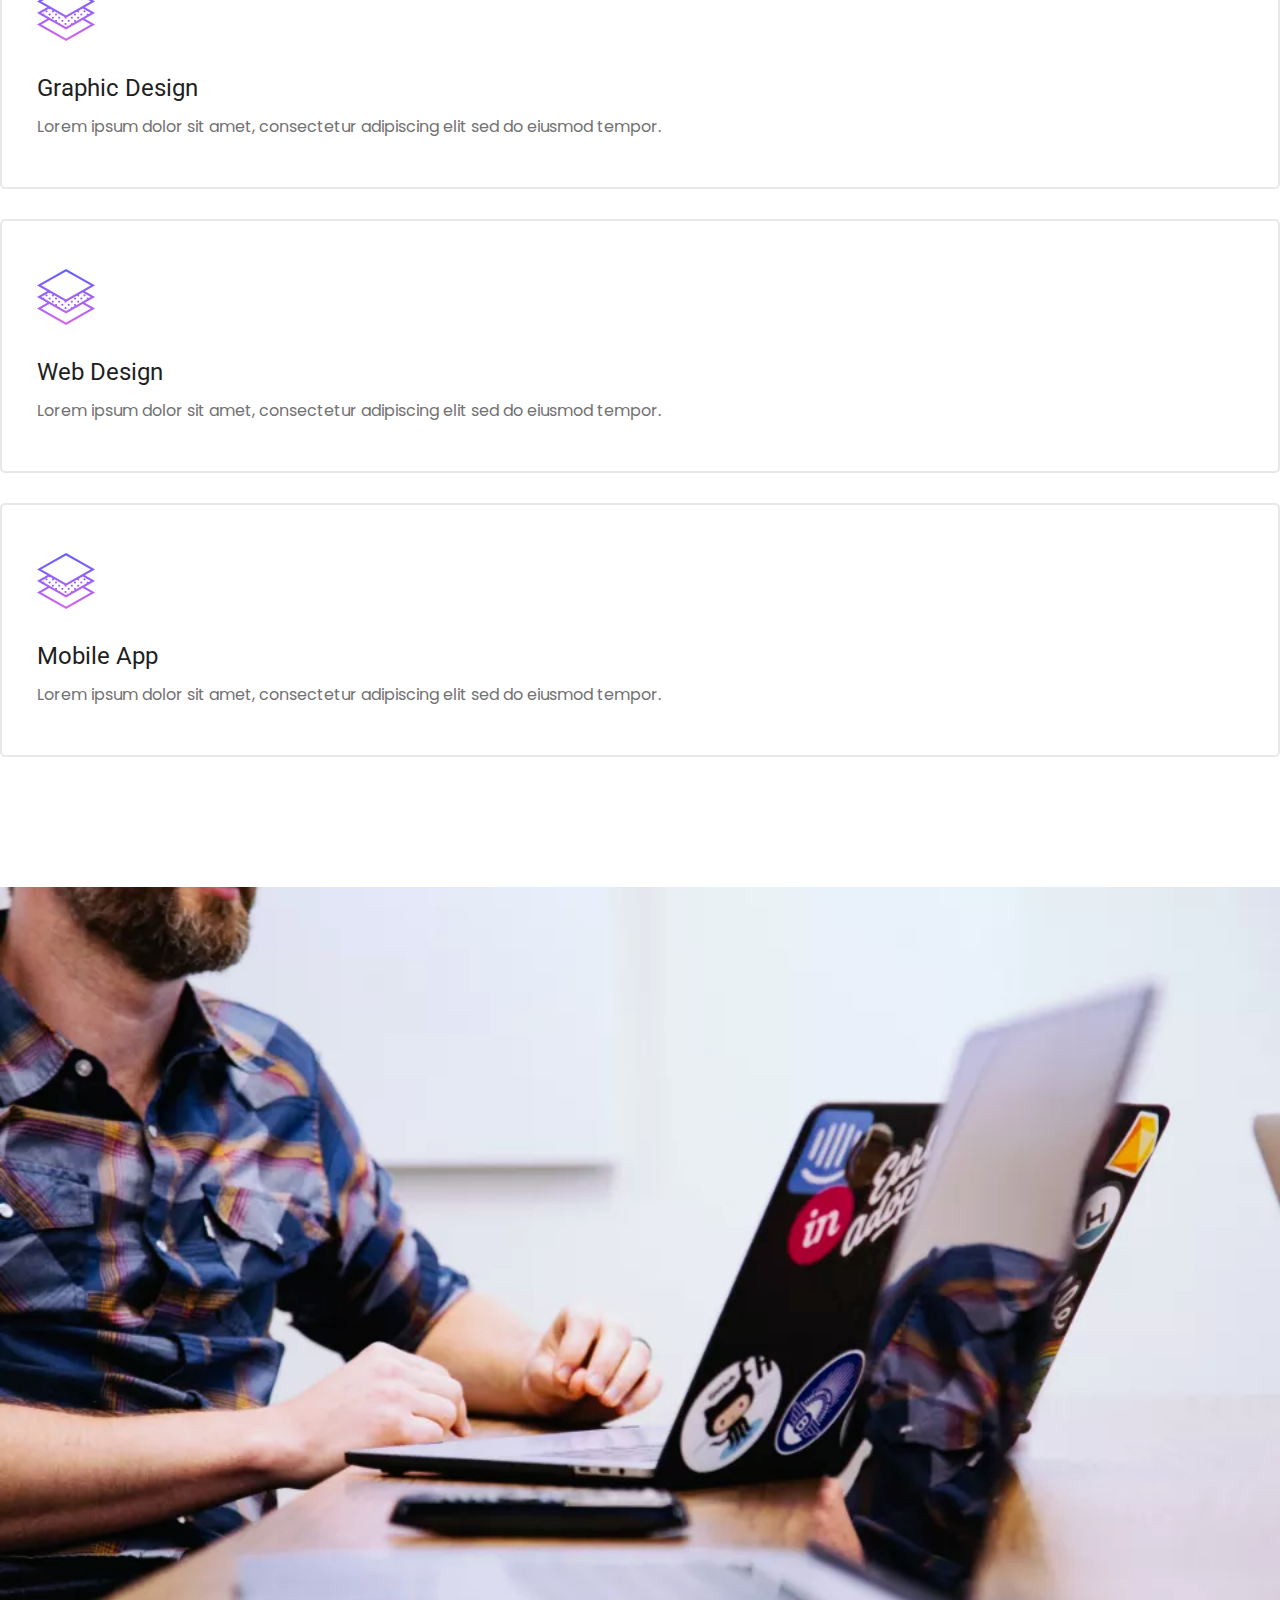
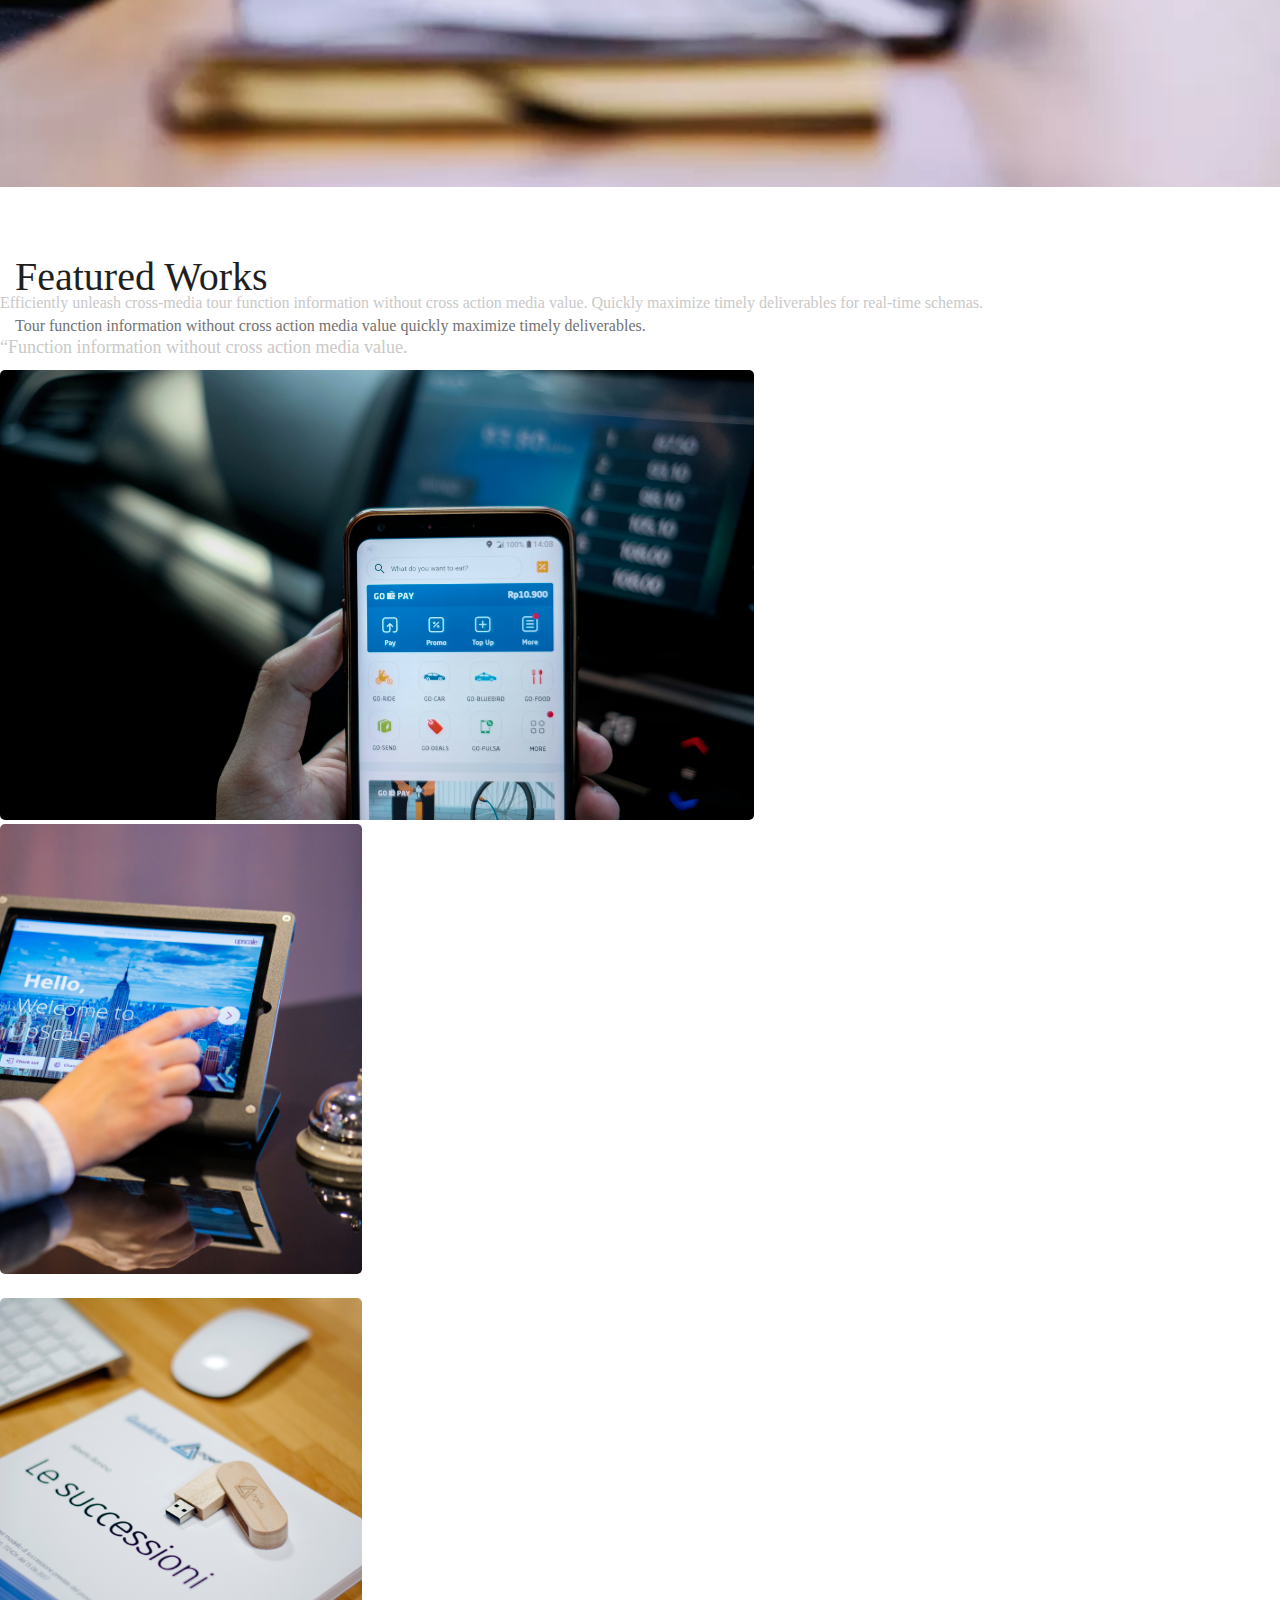
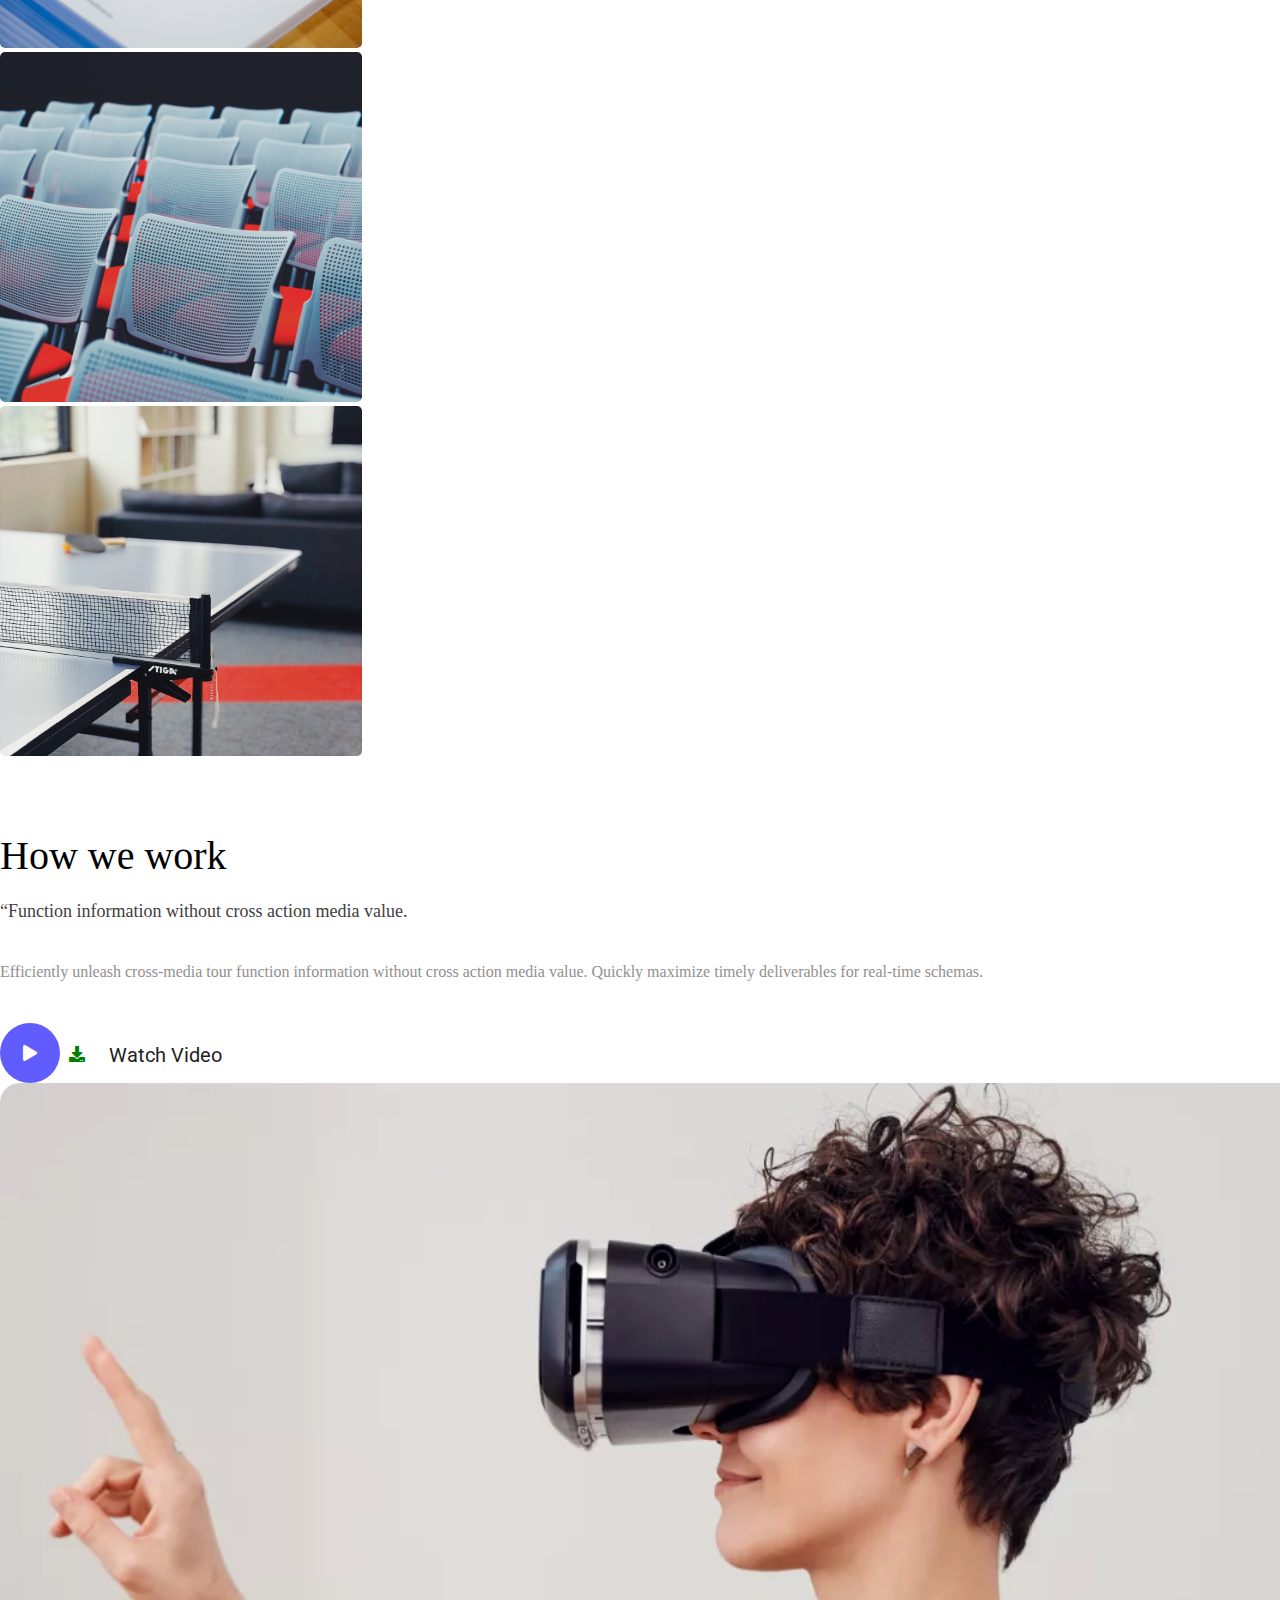
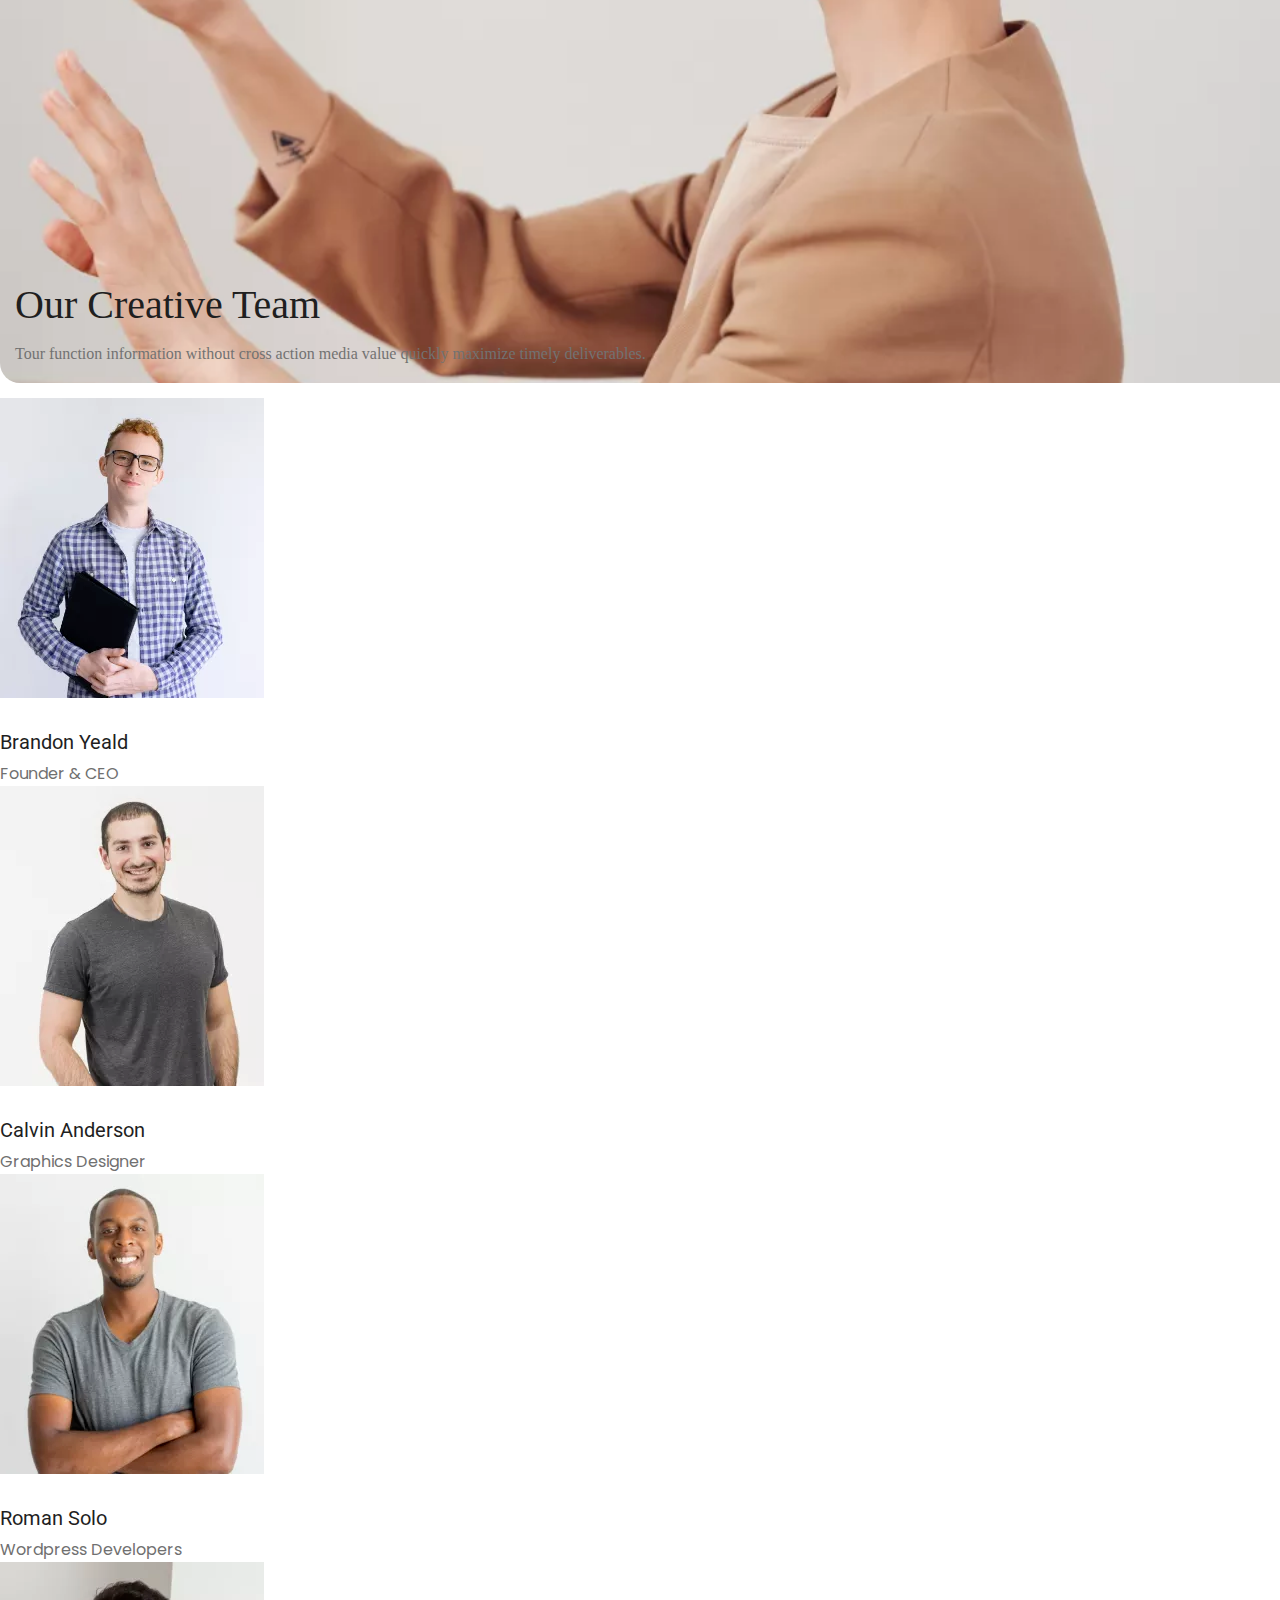
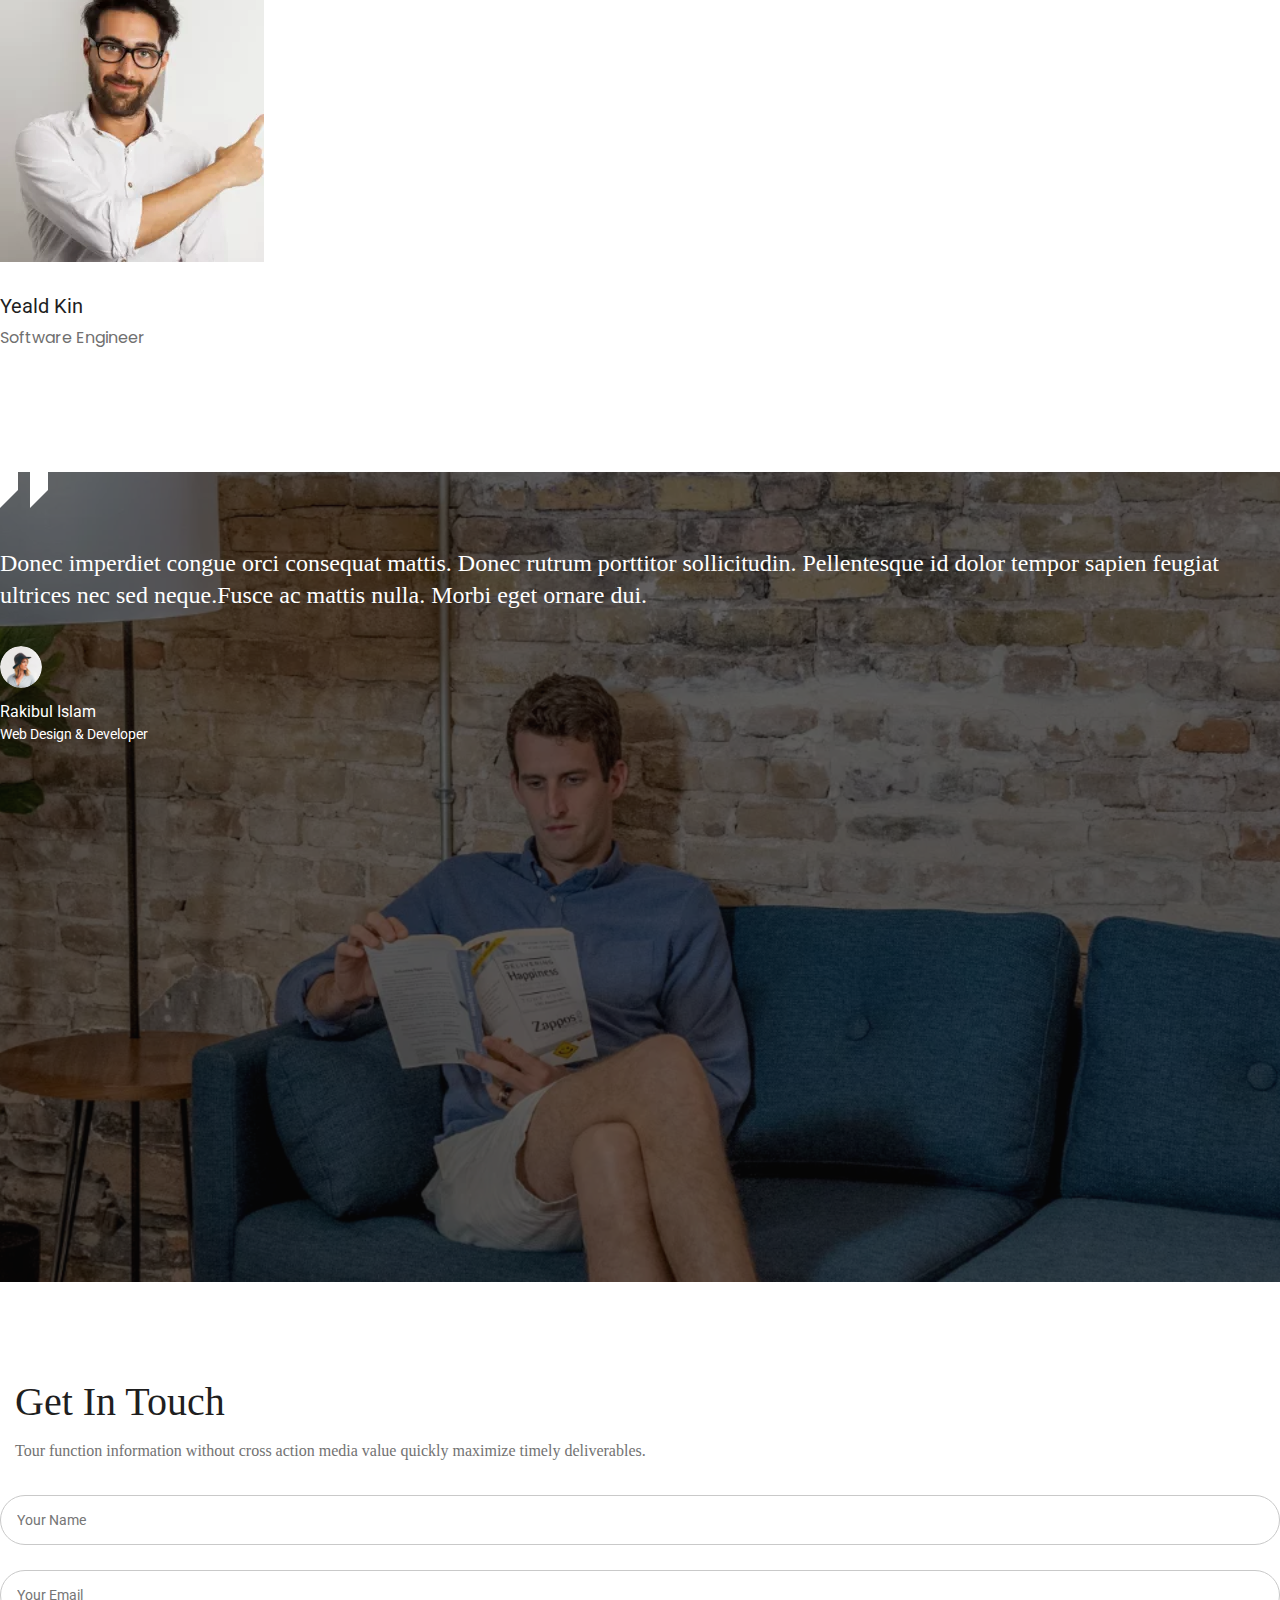
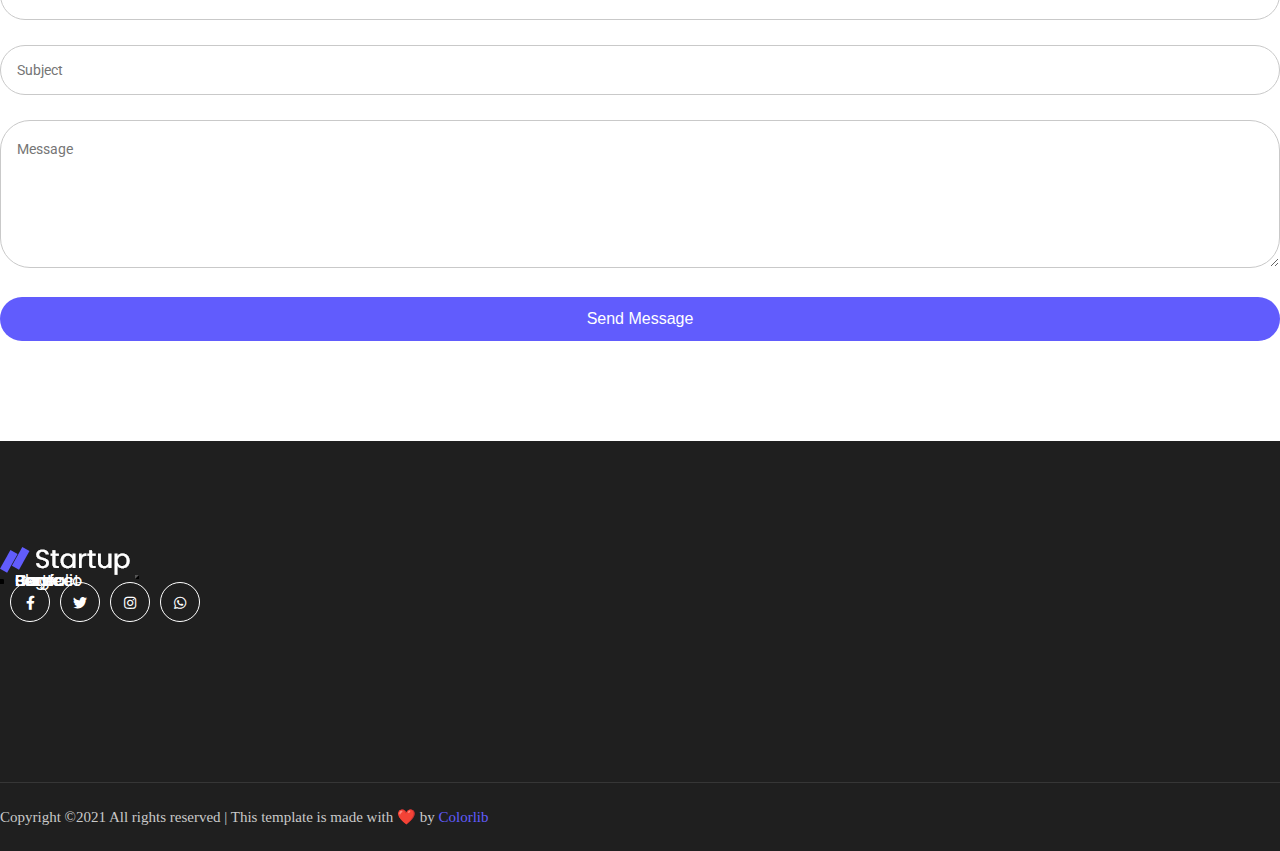
<file: startup/startup.html>
<!doctype html>
<html lang="en">
  <head>
    <!-- Required meta tags -->
    <meta charset="utf-8">
    <meta name="viewport" content="width=device-width, initial-scale=1">

            <!-- Bootstrap CSS -->


    <link href="https://cdn.jsdelivr.net/npm/bootstrap@5.1.3/dist/css/bootstrap.min.css" rel="stylesheet" integrity="sha384-1BmE4kWBq78iYhFldvKuhfTAU6auU8tT94WrHftjDbrCEXSU1oBoqyl2QvZ6jIW3" crossorigin="anonymous">




              <!-- Css Links -->

    <link rel="stylesheet" type="text/css" href="css/style.css">
    <link rel="stylesheet" href="https://cdnjs.cloudflare.com/ajax/libs/font-awesome/5.15.3/css/all.min.css"/>
    <title>Hello, world!</title>
  </head>
  <body>
    
    <!-- Menubar Start From Here -->


    <header class="position-absolute py-3">
      <div class="container-fluid px-5">
        
        <nav class="navbar navbar-expand-lg navbar-light">
          <div class="container-fluid">


                     <!-- Logo -->


            <a class="navbar-brand" href="#">
              <img src="image/logo.png" class="img-fluid">
            </a>
            <button class="navbar-toggler" type="button" data-bs-toggle="collapse" data-bs-target="#navbarSupportedContent" aria-controls="navbarSupportedContent" aria-expanded="false" aria-label="Toggle navigation">
            <span class="navbar-toggler-icon"></span>
            </button>
            <div class="collapse navbar-collapse" id="navbarSupportedContent">
              <ul class="navbar-nav m-auto mb-2 mb-lg-0">
                <li class="nav-item">
                  <a class="nav-link active" aria-current="page" href="#">Home</a>
                </li>
                <li class="nav-item">
                  <a class="nav-link" href="#">Service</a>
                </li>
                
                <li class="nav-item">
                  <a class="nav-link" href="#">Portfolio</a>
                </li>
                <li class="nav-item dropdown">
                  <a class="nav-link dropdown-toggle" id="navbarDropdown" role="button" data-bs-toggle="dropdown" aria-expanded="false">
                    Pages
                  </a>
                  <ul class="dropdown-menu" aria-labelledby="navbarDropdown">
                    <li><a class="dropdown-item" href="#">Portfolio Details</a></li>
                    <li><a class="dropdown-item" href="#">About</a></li>
                    <li><a class="dropdown-item" href="#">Elements</a></li>
                  </ul>
                </li>
                <li class="nav-item dropdown">
                  <a class="nav-link dropdown-toggle" href="#" id="navbarDropdown" role="button" data-bs-toggle="dropdown" aria-expanded="false">
                    Blog
                  </a>
                  <ul class="dropdown-menu" aria-labelledby="navbarDropdown">
                    <li><a class="dropdown-item" href="#">Blog</a></li>
                    <li><a class="dropdown-item" href="#">Single-Blog</a></li>
                  </ul>
                </li>
                <li class="nav-item">
                  <a class="nav-link" href="#">Contact</a>
                </li>
              </ul>
              <div class="d-flex hellos">
                <a href="#" class="hello position-relative">Say Hello</a>
              </div>
            </div>
          </div>
        </nav>
      </div>
    </header>
    <!-- Menubar End From Here -->



    <!-- Menu-section Start From Here -->
    
    <section class="banner">
      <div class="container">
        <div class="row">
          <div class="col-md-10 col-xs-10">
            <div class="banner-content">
              <div class="mt-5">
                <h1>Startup you can build a website online using the Bootstrap builder.</h1>
                <a href="#" type="btn" class="banner-btn">Visit Our Works</a>
              </div>
            </div>
          </div>
        </div>
      </div>
    </section>
    <!-- Menu-section End From Here -->



    
    <!-- Services Start From Here -->
    <section class="service">
      <div class="container">
        <div class="row service-center d-flex justify-content-center">
          <div class="col-md-3"></div>

          <div class="col-md-6 text-center">
            <span class="serv">Services</span>
            <h3 class="with">With more than 20 years of experience we can deliver the best product design.</h3>
          </div>
          <div class="col-md-3"></div>
          <div class="row fix">
            <div class="col-md-4 text-center">
              <div class="design">
                <div class="outside">
                  <img src="image/i1.png">
                  <h3>Graphic Design</h3>
                  <p>Lorem ipsum dolor sit amet, consectetur adipiscing elit sed do eiusmod tempor.</p>
                </div>
              </div>
            </div>






              <!-- Services Content -->

            <div class="col-md-4 fix text-center">
              <div class="design">
                <div class="outside">
                  <img src="image/i1.png">
                  <h3>Web Design</h3>
                  <p>Lorem ipsum dolor sit amet, consectetur adipiscing elit sed do eiusmod tempor.</p>
                </div>
              </div>
            </div>
            <div class="col-md-4 fix text-center">
              <div class="design">
                <div class="outside">
                  <img src="image/i1.png">
                  <h3>Mobile App</h3>
                  <p>Lorem ipsum dolor sit amet, consectetur adipiscing elit sed do eiusmod tempor.</p>
                </div>
              </div>
            </div>
          </div>
        </div>
      </div>
    </section>


    <!-- Services End From Here -->










             <!-- About Start From Here -->


    <section class="about">
      <div class="row g-0 aboutrow">
        <div class="col-md-6 bg">
          <!-- <img src="image/about.png" class="img-fluid" style="height: 90vh!important;"> -->
          
        </div>
        <div class="col-md-4 offset-1 d-flex align-items-center">
          <div class="about-detail">
            <span class="abt">About Us</span>
            <h2 class="indi">Empowering individuals</h2>
            <p class="first-text">Efficiently unleash cross-media tour function information without cross action media value. Quickly maximize timely deliverables for real-time schemas.</p>
            <p class="last-text">“Function information without cross action media value.</p>
            <a href="#" type="btn" class="banner-btn">About Us</a>
          </div>
          
        </div>
      </div>
    </section>


    <!-- About End From Here -->



    
             <!-- Feauters Start From Here -->


    <section class="gallery">
      <div class="container">
        <div class="row">
          <div class="col-md-6 offset-3 text-center featour">
            <h2 class="fea">Featured Works</h2>
            <p class="mb-5 tour">Tour function information without cross action media value quickly maximize timely deliverables.</p>
          </div>
        </div>
        
        <div class="row">
          <div class="col-md-8 ">
            <div class="g-design">
              <img src="image/g1.png" class="img-fluid";>
              <div class="g-hover">
                <span>App Design</span>
                <h3>Colorlib Mobile App</h3>
                <a href="#">View</a>
              </div>
            </div>
            
          </div>
          <div class="col-md-4">
            <div class="g-design">
              <img src="image/g2.png" class="img-fluid g1img";>
              <div class="g-hover">
                <span>App Design</span>
                <h3>Colorlib Mobile App</h3>
                <a href="#">View</a>
              </div>
            </div>
          </div>
        </div>
        <div class="row" style="margin-top: 20px;">
          <div class="col-md-4">
            <div class="g-design">
              <img src="image/g3.png" class="img-fluid";>
              <div class="g-hover">
                <span>App Design</span>
                <h3>Colorlib Mobile App</h3>
                <a href="#">View</a>
              </div>
            </div>
          </div>
          <div class="col-md-4">
            <div class="g-design">
              <img src="image/g4.png" class="img-fluid";>
              <div class="g-hover">
                <span>App Design</span>
                <h3>Colorlib Mobile App</h3>
                <a href="#">View</a>
              </div>
            </div>
          </div>
          <div class="col-md-4">
            <div class="g-design">
              <img src="image/g5.png" class="img-fluid";>
              <div class="g-hover">
                <span>App Design</span>
                <h3>Colorlib Mobile App</h3>
                <a href="#">View</a>
              </div>
            </div>
          </div>
        </div>
        
      </div>
    </section>


    <!-- Feauters End From Here -->





            <!-- Video Start From Here -->



    <section class="about" style="background-color: white!important; height: 100vh;">
      <div class="row g-0 aboutrow">
        <div class="col-md-4 offset-1 d-flex align-items-center">
          <div class="about-detail">
            <div>
              <h3 class="video1" style="color: black;">How we work</h3>
              <p class="last-text" style="color:#404040; margin-bottom: 32px!important;">“Function information without cross action media value.</p>
              <p class="first-text" style="color: #918f8f; line-height: 30px!important; margin-bottom: 36px!important;" >Efficiently unleash cross-media tour function information without cross action media value. Quickly maximize timely deliverables for real-time schemas.</p>
              
              <a href="#"><i class="fas fa-play play"></i></a>
              <a href="#" style="vertical-align: middle;"><i class="fas fa-download down"></i></a>
              <span class="watch">Watch Video</span>
            </div>
          </div>
          
        </div>
        <div class="col-md-1"></div>
        <div class="col-md-6 bg vid">
          <!--  <img src="image/vid.png" class="img-fluid" style="background-repeat: no-repeat;"> -->
          
        </div>
        
      </div>
    </section>
    




                   <!-- Team Member Start From Here -->



    <section class="team">
      <div class="container">

        <div class="row">
          <div class="col-md-6 offset-3 text-center featour">
            <h2 class="fea">Our Creative Team</h2>
            <p class="mb-5 tour">Tour function information without cross action media value quickly maximize timely deliverables.</p>
          </div>
        </div>




        <div class="row">
          
          <div class="col-md-3">
            <div class="t-member text-center">
              <div class="profile">
                <img src="image/a1.png" class="img-fluid">
                <div class="icon">
                  <ul>
                    <li><a href="#"><i class="fab fa-facebook-f"></i></a></li>
                    <li><a href="#"><i class="fab fa-twitter"></i></a></li>
                    <li><a href="#"><i class="fab fa-instagram"></i></a></li>
                  </ul>
                </div>
              </div>
            
              
              <h3>Brandon Yeald</h3>
              <p>Founder & CEO</p>
            </div>
          </div>

          <div class="col-md-3">
            <div class="t-member text-center">
              <div class="profile">
                <img src="image/a2.png" class="img-fluid">
                <div class="icon">
                  <ul>
                    <li><a href="#"><i class="fab fa-facebook-f"></i></a></li>
                    <li><a href="#"><i class="fab fa-twitter"></i></a></li>
                    <li><a href="#"><i class="fab fa-instagram"></i></a></li>
                  </ul>
                </div>
              </div>
            
              
              <h3>Calvin Anderson</h3>
              <p>Graphics Designer</p>
            </div>
          </div>


          <div class="col-md-3">
            <div class="t-member text-center">
              <div class="profile">
                <img src="image/a3.png" class="img-fluid">
                <div class="icon">
                  <ul>
                    <li><a href="#"><i class="fab fa-facebook-f"></i></a></li>
                    <li><a href="#"><i class="fab fa-twitter"></i></a></li>
                    <li><a href="#"><i class="fab fa-instagram"></i></a></li>
                  </ul>
                </div>
              </div>
            
              <h3>Roman Solo</h3>
              <p>Wordpress Developers</p>
              
            </div>
          </div>


          <div class="col-md-3">
            <div class="t-member text-center">
              <div class="profile">
                <img src="image/a4.png" class="img-fluid">
                <div class="icon">
                  <ul>
                    <li><a href="#"><i class="fab fa-facebook-f"></i></a></li>
                    <li><a href="#"><i class="fab fa-twitter"></i></a></li>
                    <li><a href="#"><i class="fab fa-instagram"></i></a></li>
                  </ul>
                </div>
              </div>
            
              <h3>Yeald Kin</h3>
              <p>Software Engineer</p>
              
            </div>
          </div>


        </div>
      </div>
    </section>


  <!-- Team Members End From Here -->



  <section class="review">
    <div class="container">
      <div class="row">
        <div class="col-md-12">
          <div class="testi text-center">
            <div>
              <div>
            <img src=image/q.png>
            </div>
            <div>
            <p>Donec imperdiet congue orci consequat mattis. Donec rutrum porttitor sollicitudin. Pellentesque id dolor tempor sapien feugiat ultrices nec sed neque.Fusce ac mattis nulla. Morbi eget ornare dui.  
            </p>
            </div>
            <div class="my">
              <div>
              <img src="image/pro.png">
              </div>
              <div>
              <h3>Rakibul Islam</h3>
              </div>
              <div>
              <span>Web Design & Developer</span>
              </div>
            </div>
            </div>
          </div>
        </div>
      </div>
    </div>
  </section>


          <!-- From Design Start From Here -->

  <section class="contact">
    <div class="container">
      <div class="row">
        <div class="col-md-6 offset-3 text-center featour">
            <h2 class="fea">Get In Touch</h2>
            <p class="mb-5 tour">Tour function information without cross action media value quickly maximize timely deliverables.</p>
        </div>
      </div>

      <div class="col-md-8 offset-2">
        <form>
          <div class="form-group d-flex first justify-content-between">
            <input type="text" class="form-control" name="" placeholder="Your Name">
            <input type="email" class="form-control" name="" placeholder="Your Email">
          </div>
          <div class="form-group second">
            <input type="text" class="form-control" name="" placeholder="Subject">
          </div>
          <div class="form-group third">
            <textarea class="form-control" row="10" placeholder="Message"></textarea>
          </div>
          <div class="form-group">
            <input type="button" name="" class="btn" value="Send Message">
          </div>
        </form>
      </div>

    </div>
  </section>



          <!-- From Design Start From Here -->



    <footer>
      <div class="footer-top">
        <div class="container">
        
          <nav class="navbar navbar-expand-lg black">
            <div class="container-fluid">


                       <!-- Logo -->


              <a class="navbar-brand" href="#">
                <img src="image/logo.png" class="img-fluid">
              </a>
              <button class="navbar-toggler" type="button" data-bs-toggle="collapse" data-bs-target="#navbarSupportedContent" aria-controls="navbarSupportedContent" aria-expanded="false" aria-label="Toggle navigation">
              <span class="navbar-toggler-icon"></span>
              </button>
              <div class="collapse navbar-collapse" id="navbarSupportedContent">
                <ul class="navbar-nav m-auto ms-3 mb-lg-0" style="line-height: 0.1px!important;">
                  <li class="nav-item">
                    <a class="nav-link active" aria-current="page" href="#">Home</a>
                  </li>
                  <li class="nav-item">
                    <a class="nav-link" href="#">Service</a>
                  </li>
                  
                  <li class="nav-item">
                    <a class="nav-link" href="#">Portfolio</a>
                  </li>

                  <li class="nav-item">
                    <a class="nav-link" href="#">Page</a>
                  </li>

                  <li class="nav-item">
                    <a class="nav-link" href="#">Blog</a>
                  </li>
                  
                  <li class="nav-item">
                    <a class="nav-link" href="#">Contact</a>
                  </li>
                </ul>
                
              </div>
              <div class="d-flex sicon">
                  <ul>
                    <li><a href="#"><i class="fab fa-facebook-f"></i></a></li>
                    <li><a href="#"><i class="fab fa-twitter"></i></a></li>
                    <li><a href="#"><i class="fab fa-instagram"></i></a></li>
                    <li><a href="#"><i class="fab fa-whatsapp"></i></a></li>
                  </ul>
              </div>
            </div>
          </nav>
          <!-- <hr> -->
        </div>
      </div>

      <div class="copy">
          <div class="container">
            <div class="line">
              
          </div>
          <div class="footpara text-center">
            <p style="margin-bottom: 0!important;">Copyright ©2021 All rights reserved | This template is made with ❤️ by <a href="#" style="color: #615CFD">Colorlib</a></p>
          </div>
        </div>
      </div>
      
    </footer>

    



        
        <!-- Option 1: Bootstrap Bundle with Popper -->
        <script src="https://cdn.jsdelivr.net/npm/bootstrap@5.1.3/dist/js/bootstrap.bundle.min.js" integrity="sha384-ka7Sk0Gln4gmtz2MlQnikT1wXgYsOg+OMhuP+IlRH9sENBO0LRn5q+8nbTov4+1p" crossorigin="anonymous"></script>
        <!-- Option 2: Separate Popper and Bootstrap JS -->
        <!--
        <script src="https://cdn.jsdelivr.net/npm/@popperjs/core@2.10.2/dist/umd/popper.min.js" integrity="sha384-7+zCNj/IqJ95wo16oMtfsKbZ9ccEh31eOz1HGyDuCQ6wgnyJNSYdrPa03rtR1zdB" crossorigin="anonymous"></script>
        <script src="https://cdn.jsdelivr.net/npm/bootstrap@5.1.3/dist/js/bootstrap.min.js" integrity="sha384-QJHtvGhmr9XOIpI6YVutG+2QOK9T+ZnN4kzFN1RtK3zEFEIsxhlmWl5/YESvpZ13" crossorigin="anonymous"></script>
        -->
      </body>
    </html>
</file>
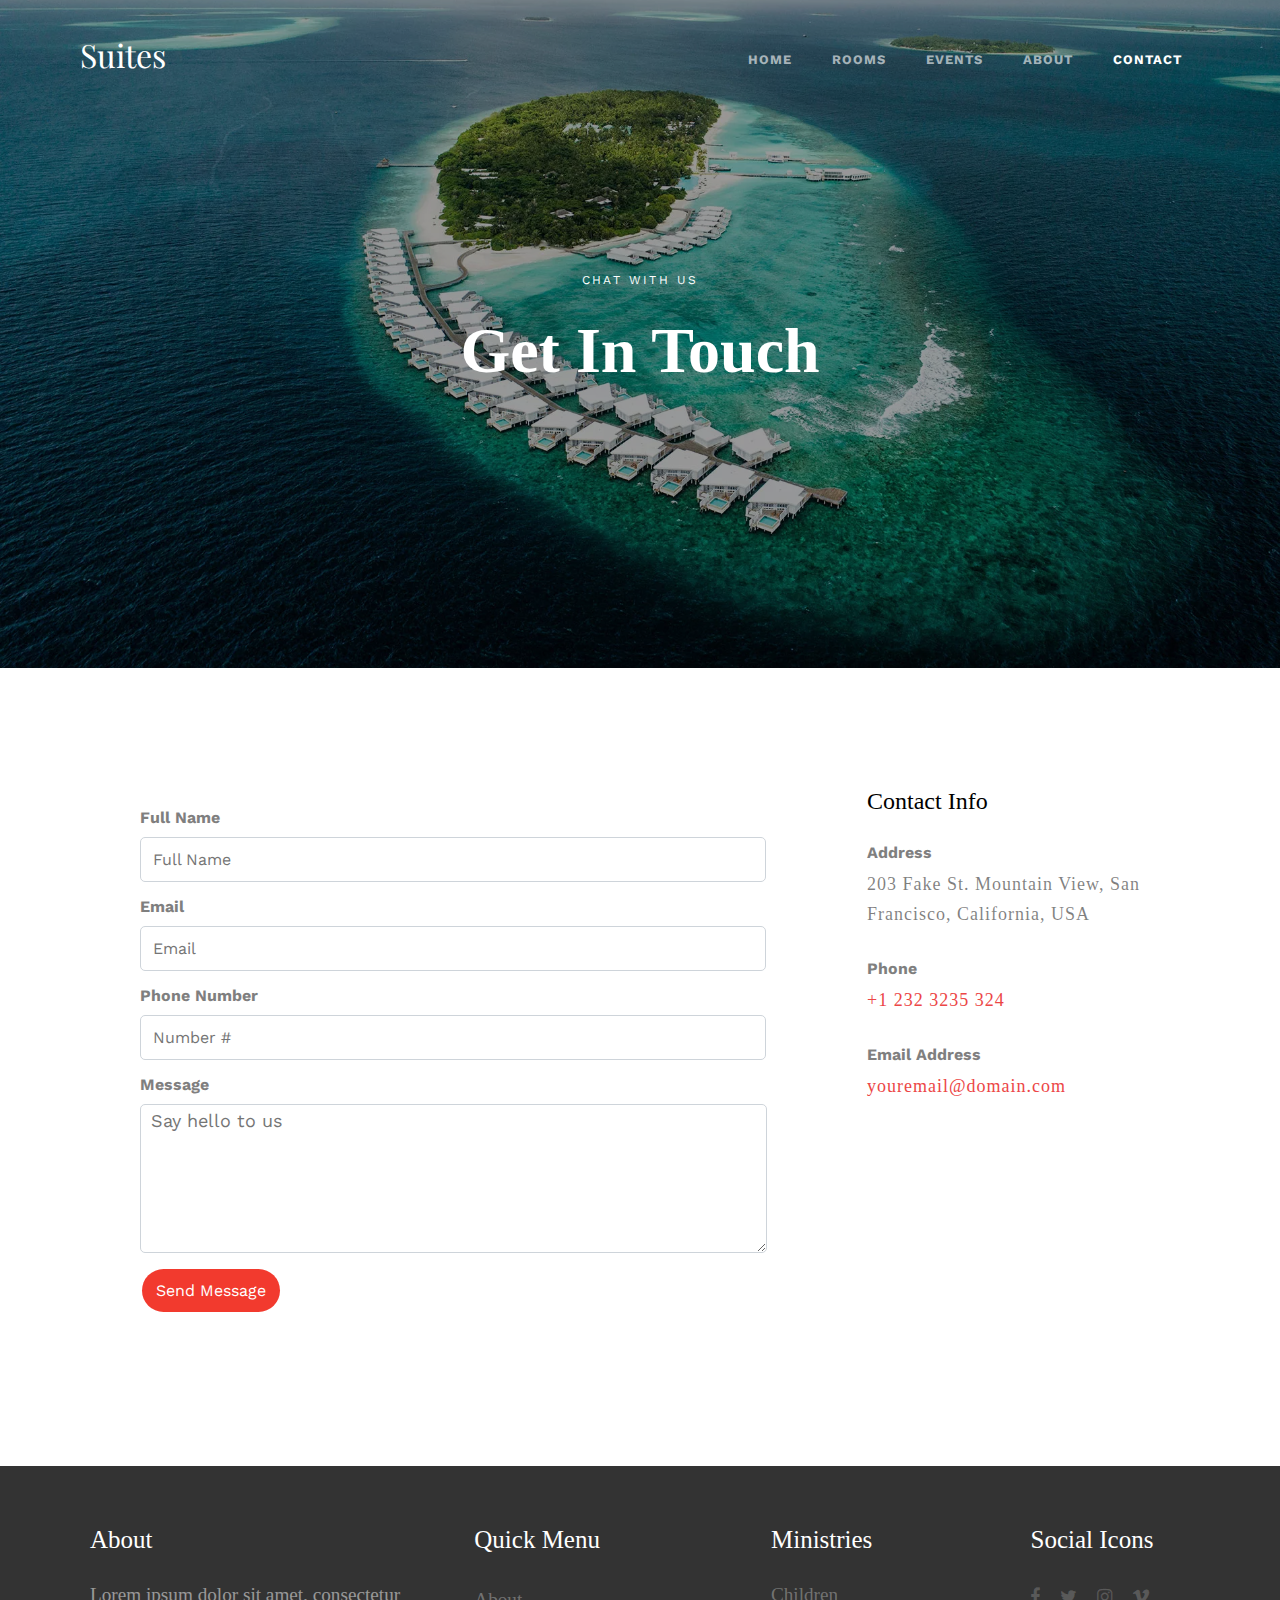
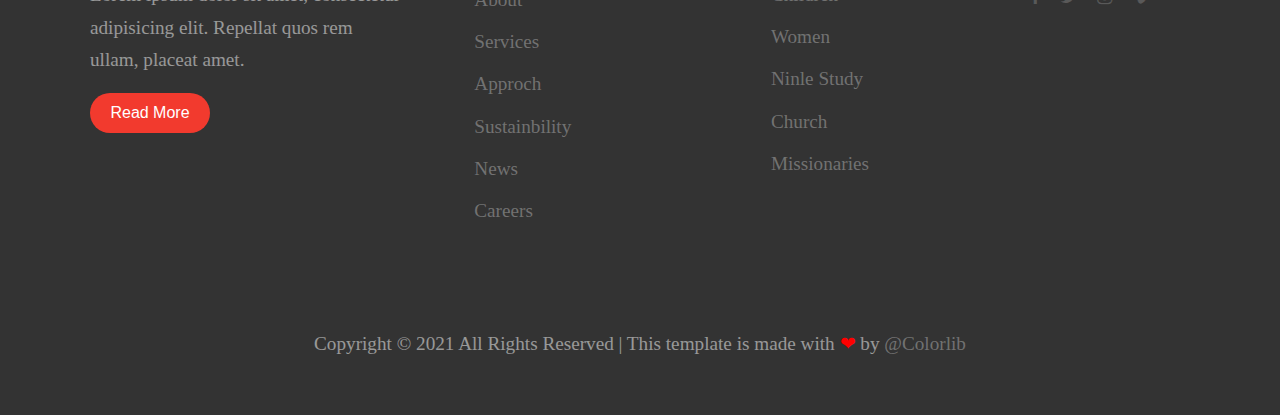
<file: colorib/html/Contact.html>
<!DOCTYPE html>
<html>
<head>
	<meta charset="utf-8">
	<meta name="viewport" content="width=device-width, initial-scale=1">
	<title>Contacts</title>
	 <link rel="stylesheet" href="https://stackpath.bootstrapcdn.com/font-awesome/4.7.0/css/font-awesome.min.css">
	<link rel="stylesheet" type="text/css" href="../css/contact.css">
</head>
<body>

<!-- Contact Up Section -->

	<div class="bg">
	<div class="content">
		<div class="container">
			
			<div class="navbar">
				<div class="logo">
					<h1><a style="font-family: Playfair+Display; color: #FFFFFF; text-decoration: none; " href="index">Suites</a></h1>
				</div>
				<div class="menu">
					<ul>
						<li><a href="index.html">Home</a> </li>
						<li><a href="Rooms.html">Rooms</a></li>
						<li><a href="Events.html">Events</a></li>
						<li><a href="About.html">About</a></li>
						<li><a style="color: #fff;" href="Contact.html">Contact</a></li>
					</ul>
				</div>
			</div>
		
		</div>

		<div class="container">
			<div class="mdl">
				<p> CHAT WITH US</p>
				<h1> Get In Touch</h1>
			</div>
			
		</div>
	</div>
	</div>

<!-- Contact Up Section end -->





<!-- Form Section Start -->

	<div class="fullc">
		<div class="container">
			<div class="form">
				<form action="thanks.html">
				<div class=send>
					Full Name<br><input type="text" name="fname" placeholder="Full Name" required><br>
					Email<br><input type="email" name="email" placeholder="Email" required><br>
					Phone Number<br><input type="tel" name="number" placeholder="Number #" required><br>
					Message<br><textarea name="message" placeholder="Say hello to us" required></textarea><br>
					<input type="submit" value="Send Message">
				</div>
				</form>
				<div class="coninfo">
					<div class="info">
					<h5>Contact Info</h5>
					</div><br>
					
					<div class ="add">	
					Address
					</div>
					<p class="link" >203 Fake St. Mountain View, San <br>
					Francisco, California, USA
					
					
					<div class="add">
					Phone
					</div>
					<p class="link"><a href="tel:+1 232 3235 324"> +1 232 3235 324</a></p>
					
					
					<div class="add">
					Email Address
					</div>
					<p class="link"><a href="mailto:youremail@domain.com">youremail@domain.com</a></p> 
					
				</div>
			</div>
		</div>
		
	</div>

<!-- Form Section End -->







<!-- Quick Links Start -->

	<div class="foot">
		<div class="container">
			<div class="navall">
				<div class="about1"><h3>About</h3>
					<p>Lorem ipsum dolor sit amet, consectetur adipisicing elit. Repellat quos rem ullam, placeat amet.</p>
					<button class="btn">Read More</button>
				</div>

				<div class="link1"><h3>Quick Menu</h3>
					<ul>
						<li><a href="#">About</li>
						<li><a href="#">Services</a></li>
						<li><a href="#">Approch</a></li>
						<li><a href="#">Sustainbility</a></li>
						<li><a href="#">News</a></li>
						<li><a href="#">Careers</a></li>
					</ul>
				</div>

				<div class="minister"><h3>Ministries</h3>
					<ul>
						<li><a href="#">Children</li>
						<li><a href="#">Women</a></li>
						<li><a href="#">Ninle Study</a></li>
						<li><a href="#">Church</a></li>
						<li><a href="#">Missionaries</a></li>
					</ul>
				</div>
				
				<div class="icon"><h3>Social Icons</h3>
					<ul>
						<li><a href="#"><i class="fa fa-facebook" aria-hidden="true"></i></li></a>
						<li><a href="#"><i class="fa fa-twitter" aria-hidden="true"></i></a></li>
						<li><a href="#"><i class="fa fa-instagram" aria-hidden="true"></i></a></li>
						<li><a href="#"><i class="fa fa-vimeo" aria-hidden="true"></i></a></li>
					</ul>


				</div>
			</div>
		</div>
		<div class="footer">Copyright © 2021 All Rights Reserved | This template is made with <span style="color:red; border:none;">&#10084;</span> by <a style="list-style: none; text-decoration: none; color: #FFFFFF50; " href="colorlib.com">@Colorlib</a>
		</div>
	</div>

<!-- Quick Links End -->

</body>
</html>
</file>
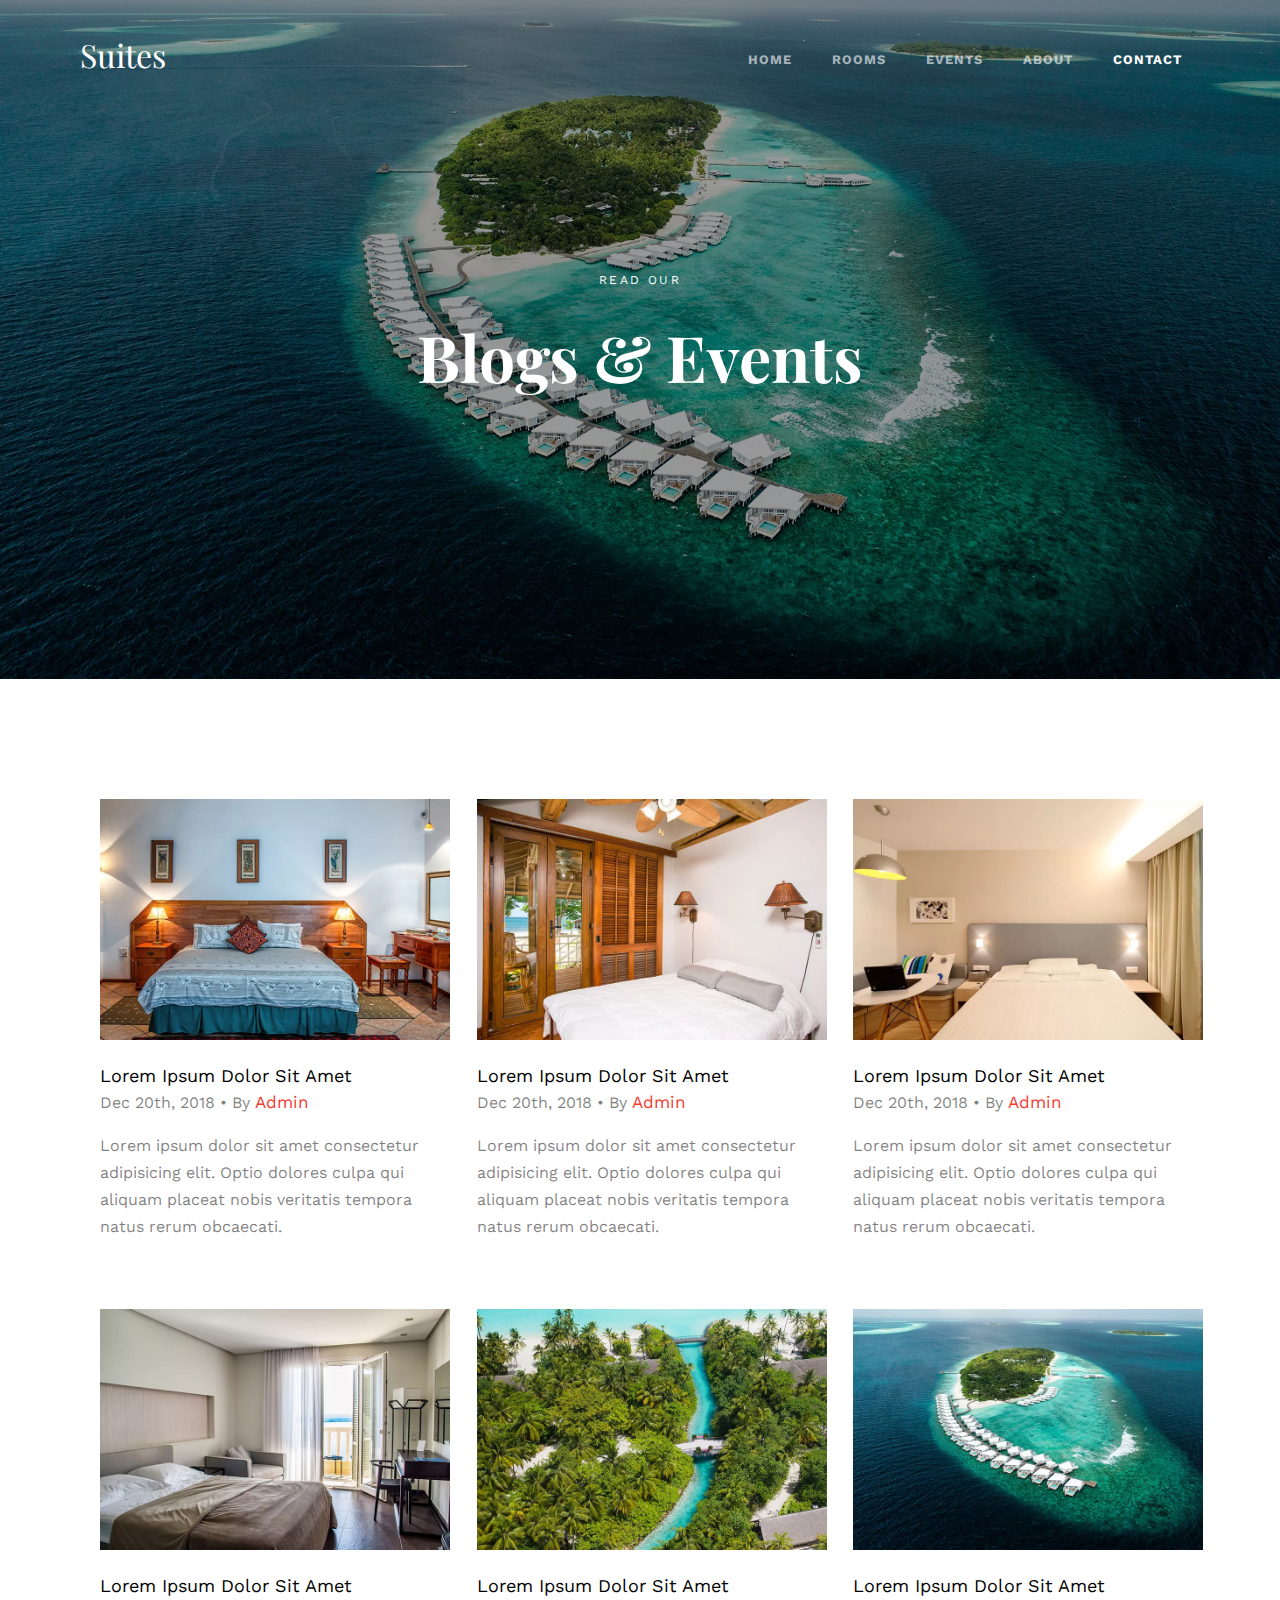
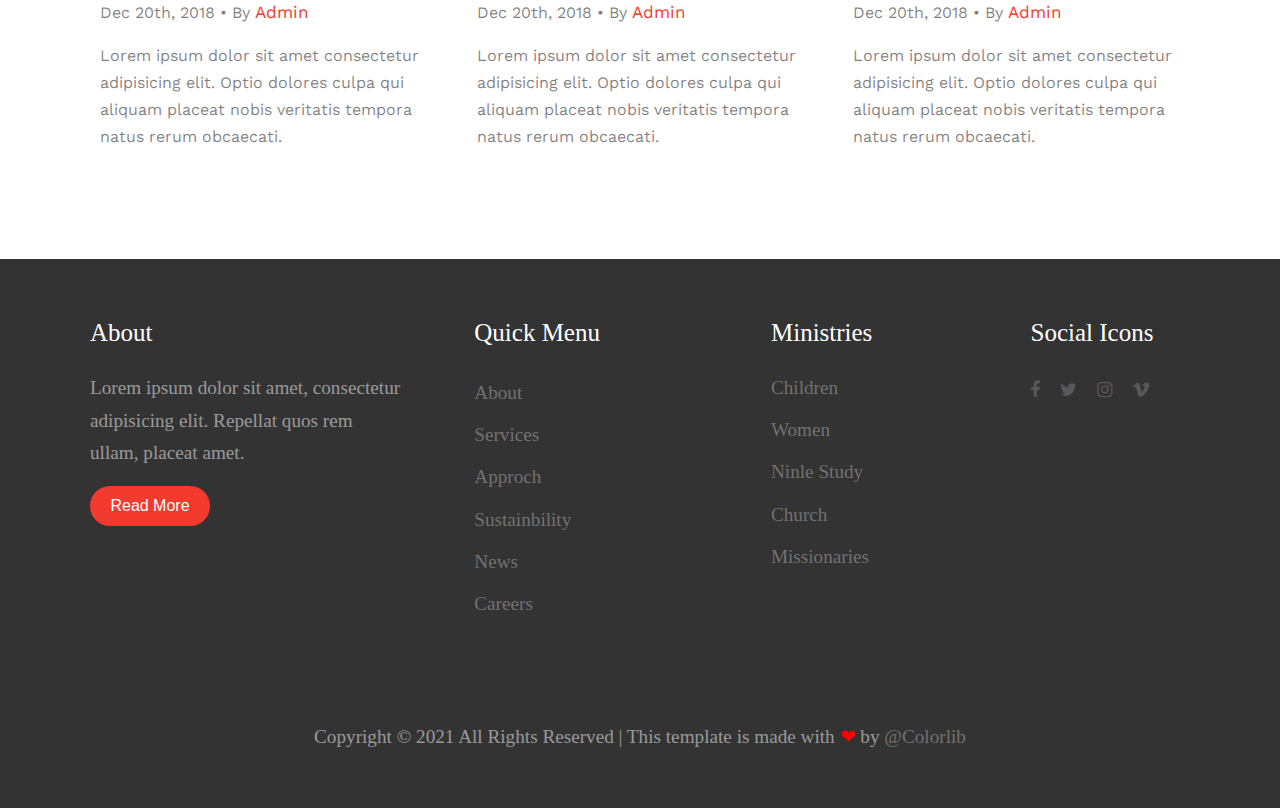
<file: colorib/html/Events.html>
<!DOCTYPE html>
<html>
<head>
	<meta charset="utf-8">
	<meta name="viewport" content="width=device-width, initial-scale=1">
	<title>About</title>
	<link rel="stylesheet" href="https://stackpath.bootstrapcdn.com/font-awesome/4.7.0/css/font-awesome.min.css">
	<link rel="stylesheet" type="text/css" href="../css/event.css">
</head>
<body>

<!-- Contact Up Section -->

	<div class="bg">
	<div class="content">
		<div class="container">
			
			<div class="navbar">
				<div class="logo">
					<h1><a style="font-family: Playfair+Display; color: #FFFFFF; text-decoration: none; " href="index">Suites</a></h1>
				</div>
				<div class="menu">
					<ul>
						<li><a href="index.html">Home</a> </li>
						<li><a href="Rooms.html">Rooms</a></li>
						<li><a href="Events.html">Events</a></li>
						<li><a href="About.html">About</a></li>
						<li><a style="color: #fff;" href="Contact.html">Contact</a></li>
					</ul>
				</div>
			</div>
		
		</div>

		<div class="container">
			<div class="mdl">
				<p> Read Our</p>
				<h1> Blogs & Events</h1>
			</div>
			
		</div>
	</div>
	</div>

<!-- Contact Up Section end -->


																

<!-- Hotel Staff Start -->



	<div class="bgstaff">
		

		<div class="gallery">

			<div class="box"><a href="#"> <img src="../image/gl1.png"> </a>
				<h2>Lorem Ipsum Dolor Sit Amet</h2>
				<span>Dec 20th, 2018 • By <a href="#">Admin</a></span>
				<p>Lorem ipsum dolor sit amet consectetur adipisicing elit. Optio dolores culpa qui aliquam placeat nobis veritatis tempora natus rerum obcaecati.</p>
			</div>


			<div class="box"><a href="#"> <img src="../image/gl2.png"> </a>
				<h2>Lorem Ipsum Dolor Sit Amet</h2>
				<span>Dec 20th, 2018 • By <a href="#">Admin</a></span>
				<p>Lorem ipsum dolor sit amet consectetur adipisicing elit. Optio dolores culpa qui aliquam placeat nobis veritatis tempora natus rerum obcaecati.</p>
			</div>

			<div class="box"><a href="#"> <img src="../image/gl3.png"> </a>
				<h2>Lorem Ipsum Dolor Sit Amet</h2>
				<span>Dec 20th, 2018 • By <a href="#">Admin</a></span>
				<p>Lorem ipsum dolor sit amet consectetur adipisicing elit. Optio dolores culpa qui aliquam placeat nobis veritatis tempora natus rerum obcaecati.</p>
			</div>

			<div class="box"><a href="#"> <img src="../image/gl4.png"> </a>
				<h2>Lorem Ipsum Dolor Sit Amet</h2>
				<span>Dec 20th, 2018 • By <a href="#">Admin</a></span>
				<p>Lorem ipsum dolor sit amet consectetur adipisicing elit. Optio dolores culpa qui aliquam placeat nobis veritatis tempora natus rerum obcaecati.</p>
			</div>

			<div class="box"><a href="#"> <img src="../image/gl5.png"> </a>
				<h2>Lorem Ipsum Dolor Sit Amet</h2>
				<span>Dec 20th, 2018 • By <a href="#">Admin</a></span>
				<p>Lorem ipsum dolor sit amet consectetur adipisicing elit. Optio dolores culpa qui aliquam placeat nobis veritatis tempora natus rerum obcaecati.</p>
			</div>

			<div class="box"><a href="#"> <img src="../image/gl6.png"> </a>
				<h2>Lorem Ipsum Dolor Sit Amet</h2>
				<span>Dec 20th, 2018 • By <a href="#">Admin</a></span>
				<p>Lorem ipsum dolor sit amet consectetur adipisicing elit. Optio dolores culpa qui aliquam placeat nobis veritatis tempora natus rerum obcaecati.</p>
			</div>


			
		</div>
	</div>


<!-- Hotel Staff End -->













<!-- Quick Links Start -->

	<div class="foot">
		<div class="container">
			<div class="navall">
				<div class="about1"><h3>About</h3>
					<p>Lorem ipsum dolor sit amet, consectetur adipisicing elit. Repellat quos rem ullam, placeat amet.</p>
					<button class="btn">Read More</button>
				</div>

				<div class="link1"><h3>Quick Menu</h3>
					<ul>
						<li><a href="#">About</li>
						<li><a href="#">Services</a></li>
						<li><a href="#">Approch</a></li>
						<li><a href="#">Sustainbility</a></li>
						<li><a href="#">News</a></li>
						<li><a href="#">Careers</a></li>
					</ul>
				</div>

				<div class="minister"><h3>Ministries</h3>
					<ul>
						<li><a href="#">Children</li>
						<li><a href="#">Women</a></li>
						<li><a href="#">Ninle Study</a></li>
						<li><a href="#">Church</a></li>
						<li><a href="#">Missionaries</a></li>
					</ul>
				</div>
				
				<div class="icon"><h3>Social Icons</h3>
					<ul>
						<li><a href="#"><i class="fa fa-facebook" aria-hidden="true"></i></li></a>
						<li><a href="#"><i class="fa fa-twitter" aria-hidden="true"></i></a></li>
						<li><a href="#"><i class="fa fa-instagram" aria-hidden="true"></i></a></li>
						<li><a href="#"><i class="fa fa-vimeo" aria-hidden="true"></i></a></li>
					</ul>


				</div>
			</div>
		</div>
		<div class="footer">Copyright © 2021 All Rights Reserved | This template is made with <span style="color:red; border:none;">&#10084;</span> by <a style="list-style: none; text-decoration: none; color: #FFFFFF50; " href="colorlib.com">@Colorlib</a>
		</div>
	</div>

<!-- Quick Links End -->






</body>
</html>
</file>
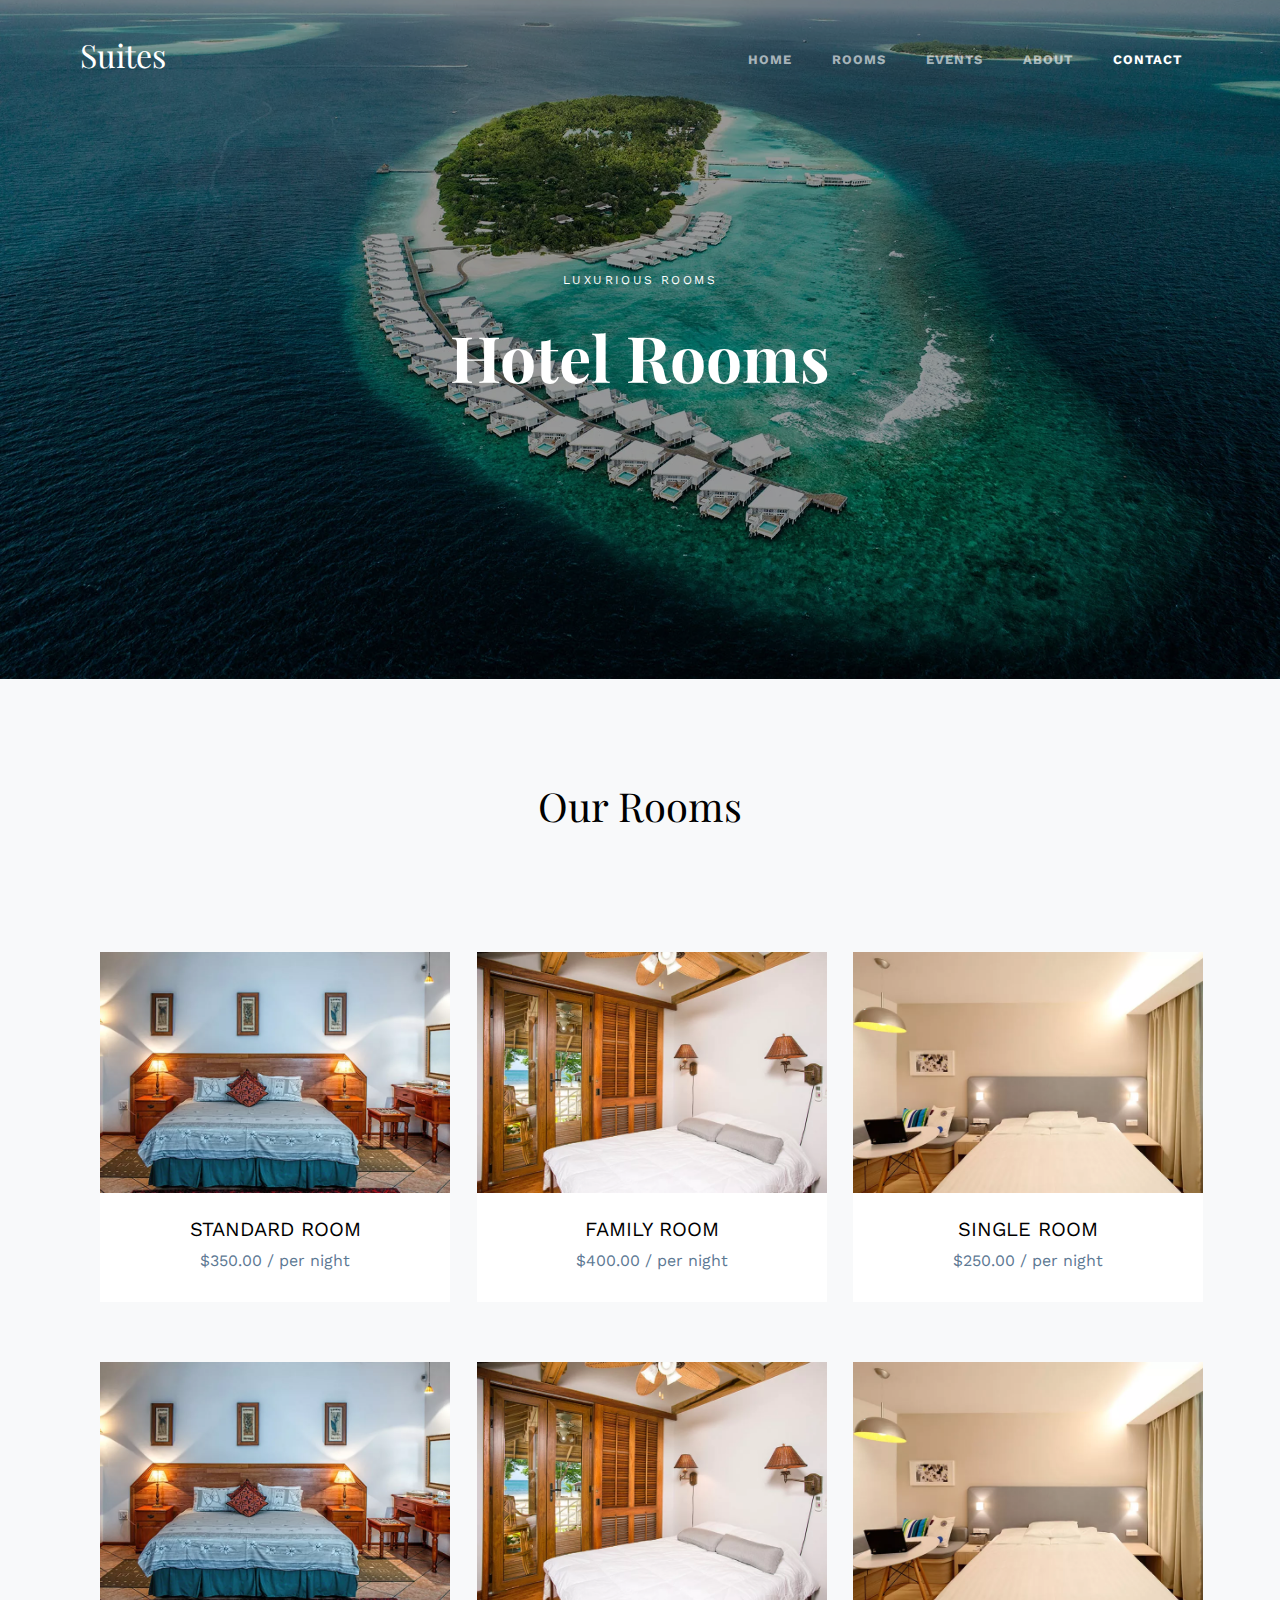
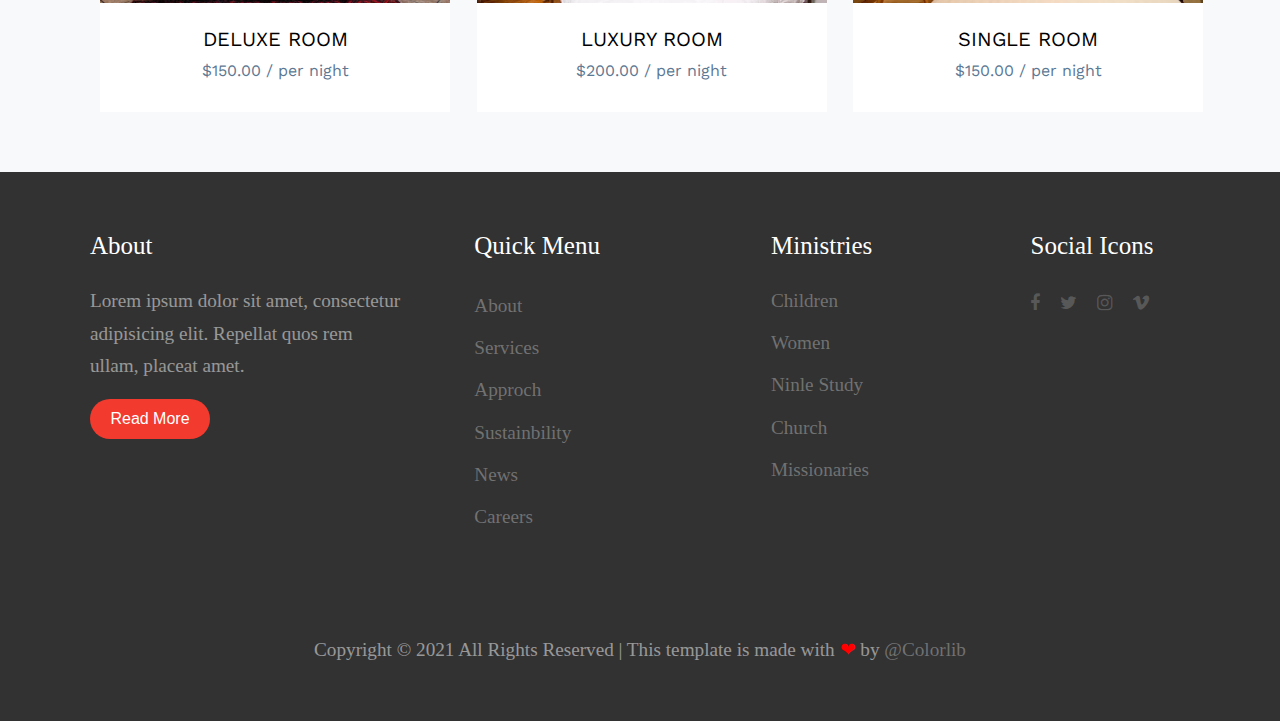
<file: colorib/html/Rooms.html>
<!DOCTYPE html>
<html>
<head>
	<meta charset="utf-8">
	<meta name="viewport" content="width=device-width, initial-scale=1">
	<title>Rooms</title>
	<link rel="stylesheet" href="https://stackpath.bootstrapcdn.com/font-awesome/4.7.0/css/font-awesome.min.css">
	<link rel="stylesheet" type="text/css" href="../css/room.css">
</head>
<body>

<!-- Contact Up Section -->

	<div class="bg">
	<div class="content">
		<div class="container">
			
			<div class="navbar">
				<div class="logo">
					<h1><a style="font-family: Playfair Display; color: #FFFFFF; text-decoration: none; " href="index">Suites</a></h1>
				</div>
				<div class="menu">
					<ul>
						<li><a href="index.html">Home</a> </li>
						<li><a href="Rooms.html">Rooms</a></li>
						<li><a href="Events.html">Events</a></li>
						<li><a href="About.html">About</a></li>
						<li><a style="color: #fff;" href="Contact.html">Contact</a></li>
					</ul>
				</div>
			</div>
		
		</div>

		<div class="container">
			<div class="mdl">
				<p> LUXURIOUS ROOMS</p>
				<h1> Hotel Rooms</h1>
			</div>
			
		</div>
	</div>
	</div>

<!-- Contact Up Section end -->


																

<!-- Rooms Start -->



	<div class="bgstaff">
		<h1 style="padding-top: 100px; text-align: center; font-size: 40px; font-weight: 200;" >Our Rooms</h1>
		

		<div class="gallery">

			<div class="box"><a href="#"> <img src="../image/gl1.png"> </a>
			<h3><a style="text-decoration: none; color: #000000;" href="#">STANDARD ROOM</a></h3>
			<p>$350.00 / per night</p>
			
			</div>

			<div class="box"><a href="#"> <img src="../image/gl2.png"> </a>
			<h3><a style="text-decoration: none; color: #000000;" href="#">FAMILY ROOM</a></h3>
			<p>$400.00 / per night</p>
			
			</div>

			<div class="box"><a href="#"> <img src="../image/gl3.png"> </a>
			<h3><a style="text-decoration: none; color: #000000;" href="#">SINGLE ROOM</a></h3>
			<p>$250.00 / per night</p>
			
			</div>

			<div class="box"><a href="#"> <img src="../image/gl1.png"> </a>
			<h3><a style="text-decoration: none; color: #000000;" href="#">DELUXE ROOM</a></h3>
			<p>$150.00 / per night</p>
			
			</div>

			<div class="box"><a href="#"> <img src="../image/gl2.png"> </a>
			<h3><a style="text-decoration: none; color: #000000;" href="#">LUXURY ROOM</a></h3>
			<p>$200.00 / per night</p>
			
			</div>

			<div class="box"><a href="#"> <img src="../image/gl3.png"> </a>
			<h3><a style="text-decoration: none; color: #000000;" href="#">SINGLE ROOM</a></h3>
			<p>$150.00 / per night</p>
			
			</div>			
		

				<!-- </div> 
		<div class="site">
			<ul>
				<li><a href=""><</a></li>
				<li><a href="">1</a></li>
				<li><a href="">2</a></li>
				<li><a href="">3</a></li>
				<li><a href="">4</a></li>
				<li><a href="">5</a></li>
				<li><a href="">></a></li>
			</ul>
	 -->
	</div>


<!-- Hotel Staff End -->













<!-- Quick Links Start -->

	<div class="foot">
		<div class="container">
			<div class="navall">
				<div class="about1"><h3>About</h3>
					<p>Lorem ipsum dolor sit amet, consectetur adipisicing elit. Repellat quos rem ullam, placeat amet.</p>
					<button class="btn">Read More</button>
				</div>

				<div class="link1"><h3>Quick Menu</h3>
					<ul>
						<li><a href="#">About</li>
						<li><a href="#">Services</a></li>
						<li><a href="#">Approch</a></li>
						<li><a href="#">Sustainbility</a></li>
						<li><a href="#">News</a></li>
						<li><a href="#">Careers</a></li>
					</ul>
				</div>

				<div class="minister"><h3>Ministries</h3>
					<ul>
						<li><a href="#">Children</li>
						<li><a href="#">Women</a></li>
						<li><a href="#">Ninle Study</a></li>
						<li><a href="#">Church</a></li>
						<li><a href="#">Missionaries</a></li>
					</ul>
				</div>
				
				<div class="icon"><h3>Social Icons</h3>
					<ul>
						<li><a href="#"><i class="fa fa-facebook" aria-hidden="true"></i></li></a>
						<li><a href="#"><i class="fa fa-twitter" aria-hidden="true"></i></a></li>
						<li><a href="#"><i class="fa fa-instagram" aria-hidden="true"></i></a></li>
						<li><a href="#"><i class="fa fa-vimeo" aria-hidden="true"></i></a></li>
					</ul>


				</div>
			</div>
		</div>
		<div class="footer">Copyright © 2021 All Rights Reserved | This template is made with <span style="color:red; border:none;">&#10084;</span> by <a style="list-style: none; text-decoration: none; color: #FFFFFF50; " href="colorlib.com">@Colorlib</a>
		</div>
	</div>

<!-- Quick Links End -->






</body>
</html>
</file>
<file: burger/css/style.css>
@import url('https://fonts.googleapis.com/css2?family=Alfa+Slab+One&family=Bebas+Neue&family=Montserrat:ital,wght@0,100;0,200;0,300;0,400;0,500;0,600;0,700;0,800;0,900;1,100;1,200;1,300;1,400;1,500;1,600;1,700;1,800;1,900&display=swap');
*{
	margin: 0;
	padding: 0;
	box-sizing: border-box;
}
	/*
		font-family: 'Alfa Slab One', cursive;
		font-family: 'Bebas Neue', cursive;
		font-family: 'Montserrat', sans-serif;
	*/
header{
	padding: 30px;
	width: 100%;
	position: absolute;
}
.container{
	width: 1140px;
	margin: 0px auto;
}
.navbar{
	display: flex;
	justify-content: space-between;
}
.bottom ul li{
	display: inline-block;
    list-style: none;
    margin-left: 30px;
    letter-spacing: 3px;
}
.bottom ul li a{
	text-decoration: none;
	font-size: 20px;
	font-family: 'Bebas Neue', cursive;
	color: #3d2514;
}
.top img{
	vertical-align: middle;
}
.top span{
	font-family: 'Montserrat', sans-serif;
	font-size: 16px;
	font-weight: bold;
	color: #3d2514;
}
.menu{
	text-align: right;
}

.bottom ul{
	margin-top: 20px;
	text-align: right;
}





.head-body{
	padding: 10px 0px;
	width: 100%;
	background-image: url("../image/bg1.png");
	height: 100vh;
	background-position: center;
	background-size: cover;
	background-repeat: no-repeat;
}
.bodyfix{
	display: flex;

}
.left, .right{
	flex-basis: 50% ;
}
.right img{
	width: 100%;
	height: auto;
}
.left .para{
	text-transform: uppercase;
    font-size: 23px;
    font-family: 'Bebas Neue', cursive;
    color: #3d2514;
    font-weight: 100;
    border: 1.5px dashed #3d2514;
    padding: 4px;
    padding-left: 10px;
    margin-right: 193px;
}
.left h2{
	margin-top: 40px;
    text-transform: uppercase;
    font-size: 114px;
    font-family: 'Alfa Slab One', cursive;
    color: #3d2514;
    font-weight: 100;
    text-shadow: 2px 5px #f1ebeb;
    line-height: 100px;

}
.left .week{
	text-transform: uppercase;
	font-size: 56px;
	font-family: 'Alfa Slab One', cursive;
	color: #3d2514;
	letter-spacing: 2px;
	text-shadow: 1px 3px #f1ebeb;
}
.left{
	margin-top: 230px;
}





.gallery1{
	width: 100%;
	padding: 70px;
}
.g-fix{
	display: grid;
	grid-template-columns: repeat(2, 1fr);
	grid-column-gap: 27px;
	justify-content: center;
}
.g-fix img{
	width: 100%;
	height: auto;
}
.g-row{
	display: grid;
    grid-template-rows: auto auto;
    grid-row-gap: 26px;
    margin: auto;
}




.order{
	width: 100%;
	padding: 40px 0px;
}
.o-box{
	text-align: center;
}
.o-fix{
	display: grid;
	grid-template-columns: repeat(3, 1fr);
	margin-top: 70px;
}
.o-fix img{
	width: 100%;
	height: auto;
}
.o-box h3{
	text-transform: uppercase;
    font-size: 37px;
    font-family: 'Bebas Neue', cursive;
    color: #3d2514;
    font-weight: bold;
    margin: 15px 0px;
}
.o-box p{
    font-size: 16px;
    font-family: 'Montserrat', sans-serif;
    color: #3d2514;
    margin: 0px 10px;
    line-height: 22px;
}
.o-box button{
	background-color: #bf2222;
	border: none;
	padding: 10px 0px;
	cursor: pointer;
	margin-top: 30px;
}
.o-box button a{
	text-decoration: none;
	font-family: 'Alfa Slab One', cursive;
	font-size: 16px;
	color: #ffffff;
	padding: 10px 26px;
	cursor: pointer;	
}
.detail{
	text-align: center;
}
.detail h4{
	text-transform: uppercase;
    font-size: 24px;
    font-family: 'Bebas Neue', cursive;
    color: #714e21;
    font-weight: bold;
    margin: 15px 550px;
    background-color: #ffc045;
    padding: 5px 0px;
}
.detail h2{
	text-transform: uppercase;
	font-size: 48px;
	font-family: 'Alfa Slab One', cursive;
	color: #3d2514;
	margin: 10px 0px;
}
.detail p{
	font-size: 14px;
    font-family: 'Montserrat', sans-serif;
    color: #7e6e62;
    margin: 0px 85px;
    line-height: 22px;
}




.event{
	width: 100%;
	padding: 70px 0px;
}
.e-fix{
	display: flex;
	justify-content: center;
	position: relative;
}
.e-left, .e-right{
	flex-basis: 50%;
}
.e-right{
	width: 100%;
	height: auto;
}
.e-left{
	padding: 30px;
}
.e-left h4{
	text-transform: uppercase;
    font-size: 24px;
    font-family: 'Bebas Neue', cursive;
    color: #714e21;
    font-weight: bold;
}
.e-left h2{
	text-transform: uppercase;
	font-size: 32px;
	font-family: 'Alfa Slab One', cursive;
	color: #3d2514;
	font-weight: 100;
	margin-top: 3px;
}
.e-left p{
	color: #3d3d3d;
	font-size: 16px;
    font-family: 'Montserrat', sans-serif;
    margin-top: 22px;
    line-height: 25px;
}
.e-right img{
	padding: 30px;
	margin: auto;
}
.e-box{
	height: 490px;
    width: 1140px;
    position: absolute;
    top: 5px;
    box-shadow: 2px 3px 15px 9px rgb(209 209 209 / 85%);
}




.booking{
	width: 100%;
	height: 100vh;
	padding: 40px 0px;
}
.b-fix{
	display: grid;
	grid-template-columns: 250px 750px auto;
}
.b-fix img{
	width: 100%;
	height: auto;
}
.b-table{
	text-align: center;

}
.b-table h4{
	text-transform: uppercase;
    font-size: 24px;
    font-family: 'Bebas Neue', cursive;
    color: #3d2514;
    letter-spacing: 2px;
}
.b-table h2{
	text-transform: uppercase;
	font-size: 50px;
	font-family: 'Alfa Slab One', cursive;
	color: #3d2514;
	font-weight: 100;
}

#timepicker:before {
	content:'Time:';
	margin-right:.6em;
	text-transform: uppercase;
    font-size: 16px;
    font-family: 'Bebas Neue', cursive;
    color: #939393;
}

#datepicker:before {
	content:'Date:';
	margin-right:.6em;
	text-transform: uppercase;
    font-size: 16px;
    font-family: 'Bebas Neue', cursive;
    color: #939393;
}

.ne{
	display: flex;
	justify-content: space-around;
	margin: 40px 0px;
}
.td{
	display: flex;
	justify-content: space-around;
}
.bb{
	display: flex;
	justify-content: space-around;
	margin: 40px 0px;
}
input[type=text]{
	padding: 10px 174px 10px 10px;
    border: 1px solid #bebebe;
    text-transform: uppercase;
    font-size: 16px;
    font-family: 'Bebas Neue', cursive;
    color: #green;
    border-radius: 4px;

}
input[type=email]{
	padding: 10px 182px 10px 10px;
    border: 1px solid #bebebe;
    text-transform: uppercase;
    font-size: 16px;
    font-family: 'Bebas Neue', cursive;
    color: #939393;
    border-radius: 4px;

}
input[type=date]{
    padding: 10px 140px 10px 10px;
    border: 1px solid #bebebe;
    text-transform: uppercase;
    font-size: 16px;
    font-family: 'Bebas Neue', cursive;
    color: #939393;
    border-radius: 4px;
}
input[type=time]{
    padding: 10px 202px 10px 10px;
    border: 1px solid #bebebe;
    text-transform: uppercase;
    font-size: 16px;
    font-family: 'Bebas Neue', cursive;
    color: #939393;
    border-radius: 4px;
}

form{
	margin: 60px 0px;
}
select{
	padding: 10px 218px 10px 6px;
    border: 1px solid #bebebe;
    text-transform: uppercase;
    font-size: 16px;
    font-family: 'Bebas Neue', cursive;
    color: #939393;
    border-radius: 4px;
}
.btn{
	border: none;
}
.btn a{
	text-decoration: none;
    text-transform: uppercase;
    font-size: 20px;
    font-family: 'Alfa Slab One', cursive;
    color: #ffffff;
    background-color: #bf2222;
    padding: 10px 83px 10px 82px;
    border: none;
    border-radius: 5px;
    letter-spacing: 1px;
}
input:focus {
  outline: none;
}


footer{
	width: 100%;
	padding-bottom: 50px ;
}
.container1{
	width: 1200px;
	margin: 0px auto;
}
.f-fix{
	display: flex;
	justify-content: space-between;
}
.f-left, .f-right{
	flex-basis: 50%;
}
.f-left{
	margin: 50px 0px 0px 50px;
}
.f-left p{
	font-size: 16px;
    font-family: 'Montserrat', sans-serif;
    color: #bdbbba;
    margin-right: 85px;
    line-height: 26px;
    margin-top: 60px;
}

.f-right i{
	font-size: 24px;
	color: white;
}
.f-right{
	text-align: left;
	padding-left: 200px;
}
.f-right a{
	text-decoration: none;
    text-transform: uppercase;
    font-size: 20px;
    font-family: 'Bebas Neue', cursive;
    color: white;
    letter-spacing: 1px;
    margin-left: 15px;
}
.f-right span{
    text-transform: uppercase;
    font-size: 20px;
    font-family: 'Bebas Neue', cursive;
    color: white;
    letter-spacing: 1px;
    margin-left: 15px;
}
/*.si a i{
	height: 32px;
	width: 32px;
	background-color: white;
	border-radius: 100%;
	line-height: 32px;
	text-align: center;
	color: #090809;
	font-size: 20px;
}
.si{
	margin-left: 100px;
    margin-top: 150px;
}
*/




.si ul {
  display: flex;
  float: right;
  transform: translate(-50%, -50%);
  margin-top: 170px;
    margin-left: 142px;
}

.si ul li {
  list-style: none;
}

.si ul li a {
  	width: 40px;
    height: 40px;
    background-color: #fff;
    text-align: center;
    line-height: 30px;
    font-size: 35px;
    margin: 0 10px;
    display: block;
    border-radius: 50%;
    position: relative;
    overflow: hidden;
    border: 3px solid #fff;
    z-index: 1;
}

.si ul li a .icon {
  position: relative;
  color: #262626;
  transition: .5s;
  z-index: 3;
  font-size: 20px;
}

.si ul li a:hover .icon {
  color: #fff;
  transform: rotateY(360deg);
  font-size: 20px;
}

.si ul li a:before {
  content: "";
  position: absolute;
  top: 100%;
  left: 0;
  width: 100%;
  height: 100%;
  background: #f00;
  transition: .5s;
  z-index: 2;
}

.si ul li a:hover:before {
  top: 0;
}

.si ul li:nth-child(1) a:before{
  background: #3b5999;
}

.si ul li:nth-child(2) a:before{
  background: #55acee;
}

.si ul li:nth-child(3) a:before {
  background: #0077b5;
}

.si ul li:nth-child(4) a:before {
  background: #25D366;
}
</file>
<file: button/style.css>
*{
	margin: 0;
	padding: 0;
	box-sizing: border-box;
}
header{
	width: 100%;
    height: 100vh;
    background-color: #8d8d8d;
    padding: 21% 0px;
}
.container{
	width: 1140px;
	margin: 0px auto;
}
.fix{
	display: grid;
	grid-template-columns: repeat(6, 1fr);
	grid-template-rows: repeat(3, 1fr);
	text-align: center;
	grid-row-gap: 80px;
}
.c1 a{
	text-decoration: none;
	font-size: 24px;
	padding: 12px 16px;
	border: 2px solid red;
	color: black;
	position: relative;
	transition: 0.5s all linear;
}
.c1 a:before{
	content: "";
	position: absolute;
	width: 0%;
	height: 100%;
	background-color: red;
	top: 0;
	left: 0;
	bottom: 0;
	transition: 0.5s all linear;
}
.c1 a:hover::before{
	width: 100%;
	transition: 0.5s all linear;
	z-index: -1;
}
.c1 a:hover{
	color: white;
	transition: 0.5s all linear;
	z-index: 1;
}





.c2 a{
	text-decoration: none;
	font-size: 24px;
	padding: 12px 16px;
	border: 2px solid red;
	color: black;
	position: relative;
	transition: 0.5s all linear;
}
.c2 a:before{
	content: "";
	position: absolute;
	width: 0%;
	height: 100%;
	background-color: red;
	top: 0;
	right: 0;
	bottom: 0;
	transition: 0.5s all linear;
}
.c2 a:hover::before{
	width: 100%;
	transition: 0.5s all linear;
	z-index: -1;
}
.c2 a:hover{
	color: white;
	transition: 0.5s all linear;
	z-index: 1;
}




.c3 a{
	text-decoration: none;
	font-size: 24px;
	padding: 12px 16px;
	border: 2px solid red;
	color: black;
	position: relative;
	transition: 1s all linear;
}
.c3 a:before{
	content: "";
	position: absolute;
	width: 100%;
	height: 0%;
	background-color: red;
	top: 0;
	right: 0;
	left: 0;
	transition: 0.5s all linear;
}
.c3 a:hover::before{
	height: 100%;
	transition: 0.5s all linear;
	z-index: -1;
}
.c3 a:hover{
	color: white;
	transition: 0.5s all linear;
	z-index: 1;
}










.c4 a{
	text-decoration: none;
	font-size: 24px;
	padding: 12px 16px;
	border: 2px solid red;
	color: black;
	position: relative;
	transition: 1s all linear;
}
.c4 a:before{
	content: "";
	position: absolute;
	width: 100%;
	height: 0%;
	background-color: red;
	bottom: 0;
	right: 0;
	left: 0;
	transition: 0.5s all linear;
}
.c4 a:hover::before{
	height: 100%;
	transition: 0.5s all linear;
	z-index: -1;
}
.c4 a:hover{
	color: white;
	transition: 0.5s all linear;
	z-index: 1;
}





.c8 a{
	text-decoration: none;
	font-size: 24px;
	padding: 12px 16px;
	border: 2px solid red;
	color: black;
	position: relative;
	transition: 1s all linear;
}
.c8 a:before{
	content: "";
	position: absolute;
	width: 0%;
	height: 100%;
	background-color: red;
	bottom: 0;
	top: 0;
	right: 0;
	transition: 0.5s all linear;
}
.c8 a:hover::before{
	width: 100%;
	transition: 0.5s all linear;
	z-index: -1;
	border-radius: 80% 0% 80% 0%;
}
.c8 a:hover{
	color: white;
	transition: 0.5s all linear;
	z-index: 1;
}



.c6 a{
	text-decoration: none;
	font-size: 24px;
	padding: 12px 16px;
	border: 2px solid red;
	color: black;
	position: relative;
	transition: 1s all linear;
}
.c6 a:before{
	content: "";
	position: absolute;
	width: 100%;
	height: 0%;
	background-color: red;
	left: 0;
	top: 0;
	right: 0;
	transition: 0.5s all linear;
}
.c6 a:hover::before{
	height: 100%;
	transition: 0.5s all linear;
	z-index: -1;
	border-radius: 80% 0% 80% 0%;
}
.c6 a:hover{
	color: white;
	transition: 0.5s all linear;
	z-index: 1;
}




.c7 a{
	text-decoration: none;
	font-size: 24px;
	padding: 12px 16px;
	border: 2px solid red;
	color: black;
	position: relative;
	transition: 1s all linear;
}
.c7 a:before{
	content: "";
	position: absolute;
	width: 0%;
	height: 100%;
	background-color: red;
	left: 0;
	top: 0;
	bottom: 0;
	transition: 0.5s all linear;
}
.c7 a:hover::before{
	width: 100%;
	transition: 0.5s all linear;
	z-index: -1;
	border-radius: 80% 0% 80% 0%;
}
.c7 a:hover{
	color: white;
	transition: 0.5s all linear;
	z-index: 1;
}



.c5 a{
	text-decoration: none;
	font-size: 24px;
	padding: 12px 16px;
	border: 2px solid red;
	color: black;
	position: relative;
	transition: 1s all linear;
}
.c5 a:before{
	content: "";
	position: absolute;
	width: 100%;
	height: 0%;
	background-color: red;
	left: 0;
	bottom: 0;
	right: 0;
	transition: 0.5s all linear;
}
.c5 a:hover::before{
	height: 100%;
	transition: 0.5s all linear;
	z-index: -1;
	border-radius: 80% 0% 80% 0%;
}
.c5 a:hover{
	color: white;
	transition: 0.5s all linear;
	z-index: 1;
}












.c9 a{
	text-decoration: none;
	font-size: 24px;
	padding: 12px 16px;
	border: 2px solid red;
	color: black;
	position: relative;
	transition: 1s all linear;
}
.c9 a:before{
	content: "";
	position: absolute;
	width: 0%;
	height: 100%;
	background-color: red;
	left: 0;
	top: 0;
	bottom: 0;
	transition: 0.5s all linear;
}
.c9 a:hover::before{
	width: 100%;
	transition: 0.5s all linear;
	z-index: -1;
	border-radius: 0% 40% 40% 0%;
}
.c9 a:hover{
	color: white;
	transition: 0.5s all linear;
	z-index: 1;
}






.c10 a{
	text-decoration: none;
	font-size: 24px;
	padding: 12px 16px;
	border: 2px solid red;
	color: black;
	position: relative;
	transition: 1s all linear;
}
.c10 a:before{
	content: "";
	position: absolute;
	width: 0%;
	height: 100%;
	background-color: red;
	right: 0;
	top: 0;
	bottom: 0;
	transition: 0.5s all linear;
}
.c10 a:hover::before{
	width: 100%;
	transition: 0.5s all linear;
	z-index: -1;
	border-radius: 40% 0% 0% 40%;
}
.c10 a:hover{
	color: white;
	transition: 0.5s all linear;
	z-index: 1;
}





.c11 a{
	text-decoration: none;
	font-size: 24px;
	padding: 12px 16px;
	border: 2px solid red;
	color: black;
	position: relative;
	transition: 1s all linear;
}
.c11 a:before{
	content: "";
	position: absolute;
	width: 100%;
	height: 0%;
	background-color: red;
	left: 0;
	bottom: 0;
	right: 0;
	transition: 0.5s all linear;
}
.c11 a:hover::before{
	height: 100%;
	transition: 0.5s all linear;
	z-index: -1;
	border-radius: 100% 100% 0% 0%;
}
.c11 a:hover{
	color: white;
	transition: 0.5s all linear;
	z-index: 1;
}






.c12 a{
	text-decoration: none;
	font-size: 24px;
	padding: 12px 16px;
	border: 2px solid red;
	color: black;
	position: relative;
	transition: 1s all linear;
}
.c12 a:before{
	content: "";
	position: absolute;
	width: 100%;
	height: 0%;
	background-color: red;
	left: 0;
	top: 0;
	right: 0;
	transition: 0.5s all linear;
}
.c12 a:hover::before{
	height: 100%;
	transition: 0.5s all linear;
	z-index: -1;
	border-radius: 0% 0% 100% 100%;
}
.c12 a:hover{
	color: white;
	transition: 0.5s all linear;
	z-index: 1;
}
</file>
<file: gorgo/css/style.css>
@import url('https://fonts.googleapis.com/css2?family=Poppins:ital,wght@0,100;0,200;0,300;0,400;0,500;0,600;0,700;0,800;0,900;1,100;1,200;1,300;1,400;1,500;1,600;1,700;1,800;1,900&display=swap');
*{
	margin: 0;
	padding: 0;
	scroll-behavior: smooth;
}
header{
	width: 100%;
	padding: 20px 0px;
}
.container{
	width: 1140px;
	margin: 0 auto;
}
.navbar{
	display: flex;
	justify-content: space-between;
	text-align: center;
}
.logo{
	display: flex;
	width: 50%;
	margin-left: 82px;
}
.logo ul{
	margin-left: 14px;
}
.logo ul li{
	display: inline-block;
	list-style: none;
	margin-left: 13px;
	font-size: 16px;
	font-family: 'Poppins', sans-serif;
	font-weight: 600;

}
.logo ul li a{
	text-decoration: none;
	line-height: 45px;
	color: #797b7c;
	position: relative;
}

.logobtn{
	height: 40px;
	width: 185px;
	border-radius: 5px;
	border: none;
	margin-right: 100px;
	background-color: #ff3e3e;
	margin-top: 4px;
}
.logobtn a{
	text-decoration: none;
	font-size: 16px;
	font-family: 'Poppins', sans-serif;
	font-weight: 600;
	color: white;
}
.logobtn:hover{
	background-color: #4cbd4c;
	transition: 2s ease;
}
.logobtn a:hover{
	background-color: transparent;
	transition: 2s ease;
	color: black;
}

.logo ul li a::after{
	content: "";
	position: absolute;
	height: 3px;
	background-color: #f73d3d;
	bottom: -4px;
	width: 100%;
	left: 0;
	transform: scale(0.1);
	transition: transform 0.4s ease;
}
.logo ul li a:hover::after{
	transform: scale(1.1);
	width: 100%;

}



































.images-section{
	width: 100%;
	padding: 120px 0px 70px 0px;
}
.navsection{
	display: grid;
	grid-template-columns: repeat(2, auto);
}
.leftside{
	margin:20px 0px 0px 100px;
}
.rightside{
	margin-right: 100px;
	/*margin-left: 0px;*/
}
.leftside h2{
	margin-right: 120px;
	font-size: 28px;
	font-family: 'Poppins', sans-serif;
	font-weight: 600;
}
.leftside p{
	font-size: 16px;
	font-family: 'Poppins', sans-serif;
	font-weight: 300;
	margin-top: 15px;
	color: #b3acac;
}
.rightside img{
	width: 400px;
	border: 2px solid red;
	margin-left: 70px;
}
.leftside i{
	font-size: 24px;
	color: #edeaea;
	font-weight: 100;
	margin-top: 20px;
	cursor: pointer;
}
.rightside img:hover{
	transform: rotate(360deg);
	transition: 3s ease-in-out;
}

.gallery{
	width: 100%;
	text-align: center;
	padding: 50px 0px 150px 0px;
	background-color: #fdfcfc;
}
.gallery h1{
	font-size: 24px;
	font-family: 'Poppins', sans-serif;
	font-weight: 600;
	margin-bottom: 5px;
}
.para{
	font-size: 17px;
	font-weight: 400;
	margin: 0px 390px;
	text-align: center;
	margin-bottom: 20px;
	color: #c3c3c3;
}
.gallery-section{
	display: grid;
	grid-template-columns: auto auto auto auto;
	justify-content: center;
	column-gap: 25px;
	background-color: #fdfcfc;
}
.box{
	border-radius: 4px solid red;
}
.text-center{
	text-align: center;
}
.para{
	text-align: center;
}

.box{
	flex-basis: 25%;
	margin: auto;
	height: 317px;
}
.box img{
	height: auto;
	width: 275px;
	border: 0.5px solid #dddddd;
    border-radius: 5px;
}
.box h3{
	font-size: 18px;
	font-family: 'Poppins', sans-serif;
	font-weight: 600;
	padding: 10px 0px;
	text-align: center;
}
.box:hover{
	transform: scaleX(1);
}






.feauters{
	width: 100%;
	padding: 0px 0px 70px 0px;
}
.f-section{
	display: grid;
	grid-template-columns: auto auto auto;
	justify-content: center;
	grid-row-gap: 15px;
	grid-column-gap: 15px;
}
.text-center{
	text-align: center;
	margin-top: 50px;
	font-size: 24px;
	font-family: 'Poppins', sans-serif;
	font-weight: 600;
	margin-bottom: 5px;
}
.para{
	text-align: center;
	margin-bottom: 50px;
	font-size: 18px;

}

.f-box{
	margin: auto;
	height: 260px;
    background-color: #f5f5f5;
    width: 310px;
    border-radius: 10px;
}
.user{
	height:50px;
	width: 50px;
	background-color: #ffffff;
	line-height: 52px;
	border-radius: 100%;
	text-align: center;
	align-content: center;
	align-items: center;
	margin:0 auto;
	font-size:25px;
	color: #ff4f51;
	margin-top: 26px;
}
.f-boxpara{
	text-align: center;
	font-size: 14px;
	font-family: 'Poppins', sans-serif;
	font-weight: 300;
	text-align: center;
	line-height: 25px;
	color: #b1b1b3;
	margin: 0px 10px;
}
.f-box h3{
	text-align: center;
	margin: 15px 0px;
	font-size: 18px;
	font-family: 'Poppins', sans-serif;
	font-weight: 550;
}

.line{
	height: 100px;
	border-left: 6px solid #c3c3c3;
	margin-left: 50%;
	margin-right: 50%;
	margin-top: -50px;
}
.line1{
	height: 100px;
	border-left: 6px solid #c3c3c3;
	margin-left: 50%;
	margin-right: 50%;
	margin-top: 50px;
}


footer{
	width: 100%;
	height: 340px;
	background-color: #292640;
}
.foot h1{
	text-align: center;
    font-size: 32px;
    font-family: 'Poppins', sans-serif;
    font-weight: 700;
    margin: 0px 366px;
    line-height: 42px;
    padding-top: 60px;
    color: white;
}
.fbutton{
	height: 40px;
	width: 185px;
	border-radius: 5px;
	border: none;
	background-color: #ed6868;
	margin-top: 4px;
}
.fbutton a{
	text-decoration: none;
	font-size: 16px;
	font-family: 'Poppins', sans-serif;
	font-weight: 600;
	color: white;
}
.footbtn{
	text-align: center;
	margin-top: 15px;
}
.footbtn p{
	margin-top: 15px;
}
.footbtn p a{
	text-decoration: none;
	font-size: 14px;
	font-family: 'Poppins', sans-serif;
	font-weight: 400;
	color: #bbb9b9;
}

.footbtn p a i{
	margin-right: 2px;
	font-size: 20px;
}

.icon{
	text-align: right;
	margin-top: -20px;
}
.icon i{
	font-size: 32px;
	color: #6e6e6e;
	margin-top: -14px;
}



.footbtn button:hover{
	background-color: #4cbd4c;
	transition: 2s ease;
	cursor: pointer;
}
.footbtn button a:hover{
	background-color: transparent;
	transition: 2s ease;
	color: black;
}
</file>
<file: outdoor/css/style.css>
@import url('https://fonts.googleapis.com/css2?family=Open+Sans:ital,wght@0,300;0,400;0,500;0,600;0,700;0,800;1,300;1,400;1,500;1,600;1,700;1,800&display=swap');
@import url('https://fonts.googleapis.com/css2?family=Poppins:ital,wght@0,100;0,200;0,300;0,400;0,500;0,600;0,700;0,800;0,900;1,100;1,200;1,300;1,400;1,500;1,600;1,700;1,800;1,900&display=swap');
@import url('https://fonts.googleapis.com/css2?family=Poppins:wght@100;200;300;400;500;600;700&display=swap');
@import url('https://fonts.googleapis.com/css2?family=Montserrat:ital,wght@0,100;0,200;0,300;0,400;0,500;0,600;0,700;0,800;0,900;1,100;1,200;1,300;1,400;1,500;1,600;1,700;1,800&family=Roboto:ital,wght@0,100;0,300;0,400;0,500;0,700;0,900;1,100;1,300;1,400;1,500;1,700;1,900&display=swap');
@import url('https://fonts.googleapis.com/css2?family=Playfair+Display:ital,wght@0,400;0,500;0,600;0,700;0,800;0,900;1,400;1,500;1,600;1,700;1,800;1,900&display=swap');
*{
margin: 0;
padding: 0;
box-sizing: border-box;
font-family: 'Open Sans', sans-serif;
}
/****************   Heading Start   *************/
header{
padding: 20px 0px;
width: 100%;
position: absolute;
}
.container{
width: 1140px;
margin: 0px auto;
}
.navbar{
display: flex;
justify-content: space-between;
}
.menu ul{
display: inline-block;
margin-right: 10px;
}
.menu ul li{
display: inline-block;
margin: 0px 12px;
list-style: none;
}
.menu ul li a{
text-decoration: none;
color: white;
font-size: 16px;
font-weight: 600;
font-family: 'Open Sans', sans-serif;
letter-spacing: 0.5px;
}
.logo{
margin-top: 5px;
}
.logo img{
width: 120px;
height: auto;
}
.btn{
padding: 10px 0px;
background: #f36060;
border-radius: 35px;
border: none;
transition: 2s ease;
}
.btn a{
text-decoration: none;
color: white;
font-size: 18px;
font-weight: 500;
padding: 4px 20px;
transition: 2s ease;
}
.btn:hover{
background-color: #4cbd4c;
transition: 2s ease;
cursor: pointer;
}
.btn a:hover{
background-color: transparent;
transition: 2s ease;
color: black;
}
/*****************   Header Body   ***************/
.body-2{
width: 100%;
background-image: url(../image/bg.jpg);
height: 100vh;
background-repeat: no-repeat;
background-position: center;
background-size: cover;
background-color: rgba(0, 0, 0, 0.4);
background-blend-mode: soft-light;
}
.home-part{
text-align: center;
margin: 0px auto;
height: 110vh;
display: flex;
justify-content: center;
align-items: center;
}
.home-part h3{
font-size: 24px;
margin-bottom: 15px;
letter-spacing: 0.5px;
color: white;
}
.line{
width: 90px;
height: 3px;
margin: 0px auto;
background-color: #eb3838;
}
.home-part h1{
text-transform: uppercase;
font-size: 54px;
font-weight: 600;
letter-spacing: -1px;
margin: 20px 0px;
color: white;
font-family: 'Montserrat', sans-serif;
}
.h-btn{
padding: 12px 3px;
border: none;
border-radius: 35px;
background-color:#f54343;
transition: 2s ease;
}
.h-btn:hover{
background-color: #4cbd4c;
transition: 2s ease;
cursor: pointer;
}
.h-btn a{
text-decoration: none;
font-size: 16px;
font-family: 'Poppins', sans-serif;
font-weight: 500;
color: white;
letter-spacing: 1px;
padding: 12px 25px;
text-transform: uppercase;
transition: 2s ease;
}
.h-btn a:hover{
background-color: transparent;
transition: 2s ease;
color: black;
}
/**************   Testimonial Start   *************/
.testi{
background-color: #e5ede552;
width: 100%;
padding: 50px 0px;
}
.contain{
text-align: center;
}
.contain blockquote{
color: #938895;
letter-spacing: 0.1px;
}
.contain h2{
margin-top: 40px;
color: #818181;
font-weight: 600;
font-size: 30px;
}
.love{
color: #ff1a1a;
font-size: 23px;
border: none;
margin-top: 30px;
}
/***************   Gallery Start   **************/
.gallery{
padding: 40px 0px;
width: 100%;
height: 100vh;
}
.item{
display: grid;
grid-template-columns: repeat(2, auto);
justify-content: center;
grid-column-gap: 60px;
z-index: 1;
}
.list{
height: 480px;
width: 420px;
text-align: center;
position: relative;
margin-top: 50px;
}
.list img{
width: 418px;
height: auto;
border-radius: 6px;
}
.box-margin{
margin: 32px 0px;
}
.box-margin p{
color: #646262;
margin: 22px 0px;
font-size: 16px;
font-weight: 400;
line-height: 24px;
letter-spacing: 0.09px;
}
.list .box{
height: 255px;
width: 398px;
background-color: #e3dcdc40;
position: absolute;
top: 22px;
left: 37px;
z-index: -1;
border-radius: 6px;
}
.gallery h1{
text-align: center;
font-size: 32px;
font-weight: 600;
margin-bottom: 20px;
}
.btn1{
padding: 10px 0px;
background: #fb2056;
border-radius: 35px;
border: none;
transition: 2s ease;
}
.btn1 a{
text-decoration: none;
color: white;
font-size: 18px;
font-weight: 500;
padding: 10px 30px;
transition: 2s ease;
}
.btn1:hover{
background-color: #4cbd4c;
transition: 2s ease;
cursor: pointer;
}
.btn1 a:hover{
background-color: transparent;
transition: 2s ease;
color: black;
}
/*****************   Right Section Start   ***************/
.sec-right{
width: 100%;
padding: 15px 0px;
background-image: url(../image/bgoverlay.jpg);
height: 100vh;
background-repeat: no-repeat;
background-position: center;
background-size: cover;
background-color: rgba(0, 0, 0, 0.2);
background-blend-mode: darken;
}
.flexiable{
display: grid;
grid-template-columns: repeat(2, 1fr);
height: 90vh;
align-items: center;
}
.line-start{
width: 70px;
height: 3px;
background-color: #ff6c6c;
}
.right h1{
font-size: 40px;
margin-bottom: 20px;
letter-spacing: 0.5px;
color: white;
margin-top: -10px;
}
.right p{
margin: 25px 0px;
font-family: 'Poppins';
color: #fff6f6;
font-size: 17px;
}
.right .btn1{
margin-top: 20px;
}
/****************   Gallery Section   *****************/
.g-sec{
width: 100%;
height: 100vh;
padding: 60px 0px;
}
.g-line-sec{
display: grid;
grid-template-columns: 400px auto;
}
.g-right{
display: grid;
grid-template-columns: repeat(2, 1fr);
}
.g-right img{
width: 350px;
height: auto;
border-radius: 6px;
}
.gaparea{
display: grid;
grid-column-gap: 10px;
grid-template-rows: repeat(2, auto);
grid-row-gap: 14px;
}
.g-left h1{
text-transform: uppercase;
font-size: 41px;
font-weight: 600;
letter-spacing: -1px;
line-height: 55px;
margin: 20px 49px 20px 0px;
color: #3a3838;
font-family: 'Montserrat', sans-serif;
}
.g-left{
margin-right: 20px;
}
.g-left p{
margin: 30px 0px;
color: #7b7d7e;
font-size: 17px;
font-family: cursive;
}

footer{
	width: 100%;
	padding: 50px 0px;
	background-color: black;
	text-align: center;
}
footer p{
	color: #f5f1f1d4;
    line-height: 36px;
    font-family: 'Poppins';
    font-size: 17px;

}
.btn1 i{
	font-size: 18px;
    margin-left: 5px;
    vertical-align: middle;
}
</file>
<file: quick/css/style.css>
@import url('https://fonts.googleapis.com/css2?family=Open+Sans:ital,wght@0,300;0,400;0,500;0,600;0,700;0,800;1,300;1,400;1,500;1,600;1,700;1,800&display=swap');
*{
	margin: 0;
	padding: 0;
	font-family: 'Open Sans', sans-serif;
}
header{
	width: 100%;
	padding: 10px 0px;
	border-bottom: 2px solid #eef0f3;
}
.container{
	width: 1140px;
	margin: 0 auto;
}
.nav{
	display: flex;
	justify-content: space-between;
}
.menu ul li{
	list-style: none;
	display: inline-block;
	margin-left: 10px;
	font-size:16px;
	font-family: 'Open Sans', sans-serif;
	font-weight: 400;
	color: #6c8abd;
	line-height: 45px;
}

.menu ul li a{
	text-decoration: none;
}
.detail{
	text-align: center;
	padding: 50px 0px;
}
.bodymdl img{
	width: 500px;
}
.bodymdl h2{
	margin: 0px 198px;
    font-size: 51px;
    font-family: 'Open Sans', sans-serif;
    font-weight: 700;
    color: #0f2656;
}
.bodymdl p{
	margin: 15px 172px;
    font-size: 16px;
    font-family: 'Open Sans', sans-serif;
    font-weight: 400;
    color: #0f2656;
    line-height: 26px;
}








.projectdetail{
	width: 100%;
	padding: 60px 0px;
}
.success{
	display: flex;

}
.left, .right{
	flex-basis: 50%;
}
.left{
	text-align: right;
	margin-right: 20px;
}
.left h2{
	color: #f15767;
    font-size: 42px;
    font-family: 'Open Sans', sans-serif;
    font-weight: 700;
    margin-bottom: 10px;
}
.left p{
    font-size: 16px;
    font-family: 'Open Sans', sans-serif;
    font-weight: 400;
    color: #0f2656;
    line-height: 26px;
    margin-left: 203px;
}
.right{
	margin-left: 20px;
}
.right h1{
	color: #0f2656;
    font-size: 48px;
    font-family: 'Open Sans', sans-serif;
    font-weight: 700;
    margin-bottom: 10px;
    margin-right: 136px;
    line-height: 65px;
}








.gallery{
	width: 100%;
	text-align: center;
	padding: 50px 0px 100px 0px;
	background-color: #fdfcfc;
}

.gallery-section{
	display: grid;
	grid-template-columns: auto auto auto;
	justify-content: center;
	column-gap: 25px;
	background-color: #fdfcfc;
}



.box{
	margin: auto;
	height: 380px;
	/*border: 0.5px solid #dddddd;*/
	border-radius: 2px;
}
.serial h3{
	font-size: 20px;
    font-family: 'Open Sans', sans-serif;
    font-weight: 700;
    color: #0f2656;
    margin: 10px 0px;

}
.serial{
	text-align: left;
	margin: 0px 27px;
}
.serial p{
	margin-top: 20px;
   font-size: 15px;
   font-family: 'Open Sans', sans-serif;
   font-weight: 400;
   color: #0f2656;
   line-height: 25px;
}




footer{
	width: 100%;
	height: 100px;
	background-color: #008aff;
	text-align: center;
}
.foot a{
	text-decoration: none;
    font-size: 20px;
    font-weight: 600;
    color: #fff8ff;
    letter-spacing: 1px;

}
.foot p{
	text-decoration: none;
	font-size: 15px;
   font-weight: 400;
   color: #94c0ff;

}
.foot{
	line-height: 100px;
}
</file>
<file: startup/css/style.css>
@import url('https://fonts.googleapis.com/css2?family=Poppins:ital,wght@0,100;0,200;0,300;0,400;0,500;0,600;0,700;0,800;0,900;1,100;1,200;1,300;1,400;1,500;1,600;1,700;1,800;1,900&family=Roboto:ital,wght@0,100;0,300;0,400;0,500;0,700;0,900;1,100;1,300;1,400;1,500;1,700;1,900&display=swap');
*{
margin: 0;
padding: 0;
box-sizing: border-box;
 scroll-behavior: smooth;
}


/*************   Header Section   *************/




a{
text-decoration: none;
}
header{
width: 100%;
}
.dropdown:hover>.dropdown-menu{
display: block;
transition: 1s;
}
.banner{
width: 100%;
height: 900px;
background-image: url(../image/menubar.png);
background-size: cover;
background-repeat: no-repeat;
background-blend-mode: saturation;
background-color: rgba(9, 9, 9, 0.8);
}
.banner-content{
height: 900px;
display: flex;
align-items: center;
}
.banner-content h1{
color: #fff;
font-family: "Roboto",sans-serif;
font-size: 72px;
font-weight: 400;
line-height: 84px;
margin-bottom: 45px;
}
.banner-btn{
background: #615cfd;
color: #fff;
display: inline-block;
padding: 12px 33px;
font-family: "Muli",sans-serif;
font-size: 16px;
font-weight: 500;
border: 0;
border: 1px solid transparent;
-webkit-border-radius: 30px;
-moz-border-radius: 30px;
border-radius: 30px;
text-align: center;
color: #fff!important;
text-transform: capitalize;
-webkit-transition: .5s;
-moz-transition: .5s;
-o-transition: .5s;
transition: .5s;
cursor: pointer;
/*margin-left: 50px;*/
}
.banner-btn:hover{
border: 1px solid #615cfd;
color: #615cfd!important;
background: transparent;
}
.hello{
color: white!important;
font-family: 'Poppins', sans-serif;
font-size: 16px;
text-transform: capitalize;
font-weight: 600;
}
.nav-link{
color: white!important;
font-family: 'Poppins', sans-serif;
font-size: 16px;
text-transform: capitalize;
font-weight: 400;
display: inline-block;
}
.nav-item{
margin: 0px 15px;
}
.hellos a::before{
content: "";
position: absolute;
width: 100%;
height: 3px;
background-color: #615cfd;
left: 0;
bottom: -10px;
}

.nav-item a:hover{
	color: #0056b3!important;
	font-weight: 400;
}
.dropdown-menu li a .dropdown-item: hover{
	color: #615cfd!important;
	background-color: red;
}






/*************   Service Section   *************/


.service{
	padding-top: 155px;
    padding-bottom: 100px;
}
.serv{
	font-size: 14px;
    font-weight: 500;
    color: #615cfd!important;
    text-transform: capitalize;
    margin-bottom: 19px;
    display: block;
    font-family: "Roboto",sans-serif;
}
.with{
	font-size: 40px;
    line-height: 52px;
    font-weight: 400;
    color: #1f1f1f;
    position: relative;
    z-index: 0;
    padding-bottom: 15px;
    margin-bottom: 73px;
}
.service .col-md-6{
	position: relative;
    min-height: 1px;
}
/*.service-center{
    justify-content: center;
}*/
.design{
	width: 100%;
    min-height: 1px;
}
.outside{
	padding: 48px 35px 45px 35px;
    border: 2px solid #e8e8e8;
    -webkit-transition: .3s;
    -moz-transition: .3s;
    -o-transition: .3s;
    transition: .3s;
    margin-bottom: 30px;
    -webkit-border-radius: 5px;
    -moz-border-radius: 5px;
    border-radius: 5px;
}

.fix{
    justify-content: center;
}
.outside:hover{
	border: 2px solid #615cfd;
	visibility: visible;
    animation-duration: 1.2s;
    animation-delay: 0.4s;
}
.outside h3{
	font-size: 24px;
    font-weight: 400;
    color: #1f1f1f;
    margin-top: 29px;
    margin-bottom: 10px;
    font-family: "Roboto",sans-serif;
}
.outside p{
	color: #727272;
    font-size: 16px;
    font-weight: 400;
    line-height: 30px;
    margin-bottom: 0;
    font-family: 'Poppins', sans-serif;
}

.navbar-toggler{
	color: red!important;
	background-color: green;

}





/*************   About Section   *************/



.about{
    height: 100vh;
    background-color: #1f1f1f;
}
.abt{
    font-size: 14px;
    font-weight: 500;
    color: white!important;
    text-transform: capitalize;
    margin-bottom: 19px;
    display: block;
    font-family: "Roboto",sans-serif
}
.indi{
    font-size: 40px;
    line-height: 52px;
    font-weight: 400;
    color: white!important;
    padding-bottom: 15px;
}
.first-text{
    color: #c9c9c9;
    margin-bottom: 16px;
    font-size: 16px;
    line-height: 30px;
    font-weight: 400;
}
.last-text{
    color: #c9c9c9;
    font-size: 18px;
    font-weight: 400;
    margin-bottom: 44px;
}
.about-detail p{
    line-height: 28px;
}

.bg{
    background-image: url("../image/about.png");
    height: 100vh;
    height: 100vh;
    background-position: center;
    background-size: cover;
    background-repeat: no-repeat;
}





/*************   Feauters Section   *************/


.gallery{
    padding: 70px 0px;
}
.g-design{
    position: relative;
    overflow: hidden;
}

.g-hover{
    position: absolute;
    top: 30px;
    background-color: white;
    bottom: 30px;
    left: 35px;
    right: 35px;
    display: flex;
    align-items: center;
    justify-content: center;
    flex-direction: column;
    border-radius: 5px 5px 5px 5px;
    transition: all 0.5s;
    opacity: 0;
}
.g-hover:hover{
    position: absolute;
    background-color: white;
    display: flex;
    align-items: center;
    justify-content: center;
    flex-direction: column;
    border-radius: 3px;
    transform: scale(1.3);
    transition: all 0.5s;
    opacity: 1;
}
.g-hover span{
    font-size: 12px;
    color: #615cfd;
    font-weight: 400;
    font-family: "Roboto",sans-serif;
}

.g-hover h3{
    color: #1f1f1f;
    font-size: 18px;
    font-weight: 700;
    margin-top: 11px;
    margin-bottom: 25px;

}
.g-hover a{
    background: #615cfd;
    color: #fff;
    display: inline-block;
    padding: 9px 28px;
    font-family: "Muli",sans-serif;
    font-size: 13px;
    font-weight: 500;
    border: 0;
    border: 1px solid transparent;
    -webkit-border-radius: 30px;
    -moz-border-radius: 30px;
    border-radius: 30px;
    text-align: center;
    color: #fff!important;
    text-transform: capitalize;
    -webkit-transition: .5s;
    -moz-transition: .5s;
    -o-transition: .5s;
    transition: .5s;
    cursor: pointer;
}
.g-hover a:hover{
    border: 1px solid #615cfd;
    color: #615cfd!important;
    background: transparent;
}
.fea{
    font-size: 40px;
    line-height: 40px;
    font-weight: 400;
    color: #1f1f1f;
    position: relative;
    z-index: 0;
    padding-bottom: 15px;
}
.tour{
    font-size: 16px;
    color: #727272;
    line-height: 28px;
    margin-bottom: 0;
    font-weight: 400;
}
.featour{
    min-height: 1px;
    padding-right: 15px;
    padding-left: 15px;
    padding-bottom: 30px;
}



/*************   Video Section   *************/

.video1{
    font-size: 40px;
    line-height: 52px;
    font-weight: 400;
    color: white;
    padding-bottom: 15px;
}



.play{
    height: 60px;
    width: 60px;
    background-color: #615CFD!important;
    text-align: center;
    line-height: 60px!important;
    border-radius: 100%;
    color: white!important;
}
.vid{
    background-image: url(../image/vid.png);
    border-radius: 20px 0px 0px 20px;
}
.down{
    margin-left: 5px;
    color: green;
}
.watch{
    font-size: 20px;
    color: #1F1F1F;
    font-weight: 400;
    font-family: "Roboto", sans-serif;
    margin-left: 20px;
    vertical-align: middle;
}







/*************   Team Section   *************/




.team{
    padding-top: 155px;
    padding-bottom: 122px;
}
.icon ul{
    padding-left: 0rem!important;
 /*   display: flex;
    justify-content: center;*/
}

.icon ul li{
    display: inline-block;
    list-style: none;
    margin: 0px 6px;
    /**/
}
.icon ul li i{
    height: 40px;
    width: 40px;
    line-height: 40px;
    border-radius: 100%;
    text-align: center;
    font-size: 14px;
    color: white;
    background-color: #615CFD;
    border: 1px solid #615CFD;
}
.profile{
    position: relative;
}
.icon{
    position: absolute;
    bottom: -30px;
    right: 0;
    left: 0;
    transition: all 0.5s;
    opacity: 0;
}
.t-member:hover .icon{
    bottom: 0;
    right: 0;
    left: 0;
    transition: all 0.5s;
    opacity: 1;
}

.t-member h3{
    font-size: 20px;
    font-family: "Roboto", sans-serif;
    color: #1F1F1F;
    font-weight: 400;
    margin-bottom: 7px;
    padding-top: 28px;
}
.t-member p{
    font-size: 16px;
    margin-bottom: 0;
    font-weight: 400;
    color: #707070;
    font-family: 'Poppins', sans-serif;
}




.review{
    height: 90vh;
    width: 100%;
    background-image: url(../image/review.png);
    background-size: cover;
    background-position: center;
    background-repeat: no-repeat;
    background-blend-mode: saturation;
    background-color: rgba(9, 9, 9, 0.6);
}

.my img{
    border-radius: 50%;
}
.testi p{
    color: #fff;
    font-weight: 400;
    font-size: 24px;
    line-height: 32px;
    margin: 35px 0 35px 0;
}
.my h3{
    font-size: 16px;
    font-weight: 400;
    margin-bottom: 4px;
    font-family: "Roboto", sans-serif;
    color: #FFFFFF;
    margin-top: 10px;
}
.my span{
    font-size: 14px;
    font-weight: 400;
    color: #fff;
    font-family: "Roboto", sans-serif;
}
.footer-top{
    padding-top: 100px;
    padding-bottom: 160px;
    background: #1F1F1F;
}
.sicon ul{
    margin-top: 0;
    margin-bottom: 0rem!important;
    display: flex;
}
.sicon li{
    list-style: none;
    margin-left: 10px;
}
.sicon ul li i{
    height: 40px;
    width: 40px;
    line-height: 40px;
    border-radius: 100%;
    text-align: center;
    font-size: 14px;
    color: white;
    background-color: transparent;
    border: 1px solid white;
    transition: all 0.2;
}
.sicon ul li i:hover{
    border: 1px solid #615cfd;
    color: #fff!important;
    background: #615CFD;
    transition: all 0.2;
}
hr{
    background-color: green;
    height: 2px;
    width: 100%;
}
.copy{
    padding-bottom: 25px;
    background: #1F1F1F;
}

.line{
    padding-top: 25px;
    background: #1f1f1f;
    border-top: 1px solid #363636;
}



.footpara{
    font-size: 15px;
    color: #C9C9C9;
    margin-bottom: 0;
    font-weight: 400;
}


.contact{
    padding: 100px 0px;
}
.first input{
    flex-basis: 48%;
    width: 100%;
    border: 1px solid #C9C9C9;
    height: 50px;
    -webkit-border-radius: 30px;
    -moz-border-radius: 30px;
    border-radius: 30px;
    padding: 20px 16px;
    margin-bottom: 25px;
    font-family: "Roboto", sans-serif;
    font-size: 14px;
    color: #000;
    font-weight: 400;
}
.second input{
    width: 100%;
    border: 1px solid #C9C9C9;
    height: 50px;
    -webkit-border-radius: 30px;
    -moz-border-radius: 30px;
    border-radius: 30px;
    padding: 20px 16px;
    margin-bottom: 25px;
    font-family: "Roboto", sans-serif;
    font-size: 14px;
    color: #000;
    font-weight: 400;
}
.third textarea{
    height: 148px;
    width: 100%;
    border: 1px solid #C9C9C9;
    -webkit-border-radius: 30px;
    -moz-border-radius: 30px;
    border-radius: 30px;
    padding: 20px 16px;
    margin-bottom: 25px;
    font-family: "Roboto", sans-serif;
    font-size: 14px;
    color: #000;
    font-weight: 400;

}

.form-group .btn{
    width: 100%;
    background: #615CFD;
    color: #fff;
    display: inline-block;
    padding: 12px 33px;
    font-family: "Muli", sans-serif;
    font-size: 16px;
    font-weight: 500;
    border: 0;
    border: 1px solid transparent;
    -webkit-border-radius: 30px;
    -moz-border-radius: 30px;
    border-radius: 30px;
    text-align: center;
    color: #fff !important;
    text-transform: capitalize;
    -webkit-transition: 0.5s;
    -moz-transition: 0.5s;
    -o-transition: 0.5s;
    transition: 0.5s;
    cursor: pointer;
}
.form-group .btn:hover{
    border: 1px solid #615CFD;
    color: #615CFD !important;
    background: transparent;
}
</file>
<file: colorib/css/contact.css>
@import url('https://fonts.googleapis.com/css2?family=Estonia&family=Great+Vibes&family=Playfair+Display:wght@400;500;600;700&family=Roboto:wght@100;300;400;500;700&family=Work+Sans:wght@100;200;300;400;500;600;700;800&family=Yellowtail&display=swap');
*{
	margin: 0;
	padding: 0;
}

/* Contact Up Section */

	.bg{
		background: rgba(0, 0, 0, 0.4) url(../image/bg.png);
		background-size: cover;
		background-repeat: no-repeat;
		background-blend-mode: darken;
		background-position: center;
	}
	.content{
		width: 100%;
	}
	.container{
		width: 1200px;
		margin: auto;
	}
	.navbar{
		display: flex;
		justify-content: space-between;
		width: 1000px;
		margin-left: 100px;
	}
	.logo h1{
		font-family: "Playfair Display";
		color: #FFFFFF;
		margin-left: -60px;
		margin-top: 33px;
		font-weight: 100;
	}
	.menu{
		margin-top: 40px;
		padding-top: 10px;
		margin-right: -60px;
	}
	.menu ul li{
		list-style: none;
		display: inline-block;
		margin-left: 18px;
		margin-right: 18px;
		text-transform: uppercase;
		letter-spacing: 1px;
		font-size: 13px;
		font-weight: bold;
		font-family: 'work sans','roboto';
	}
	.menu ul li a{
		color: #ffffff99;
		text-decoration: none;
	}
	.menu ul li a:hover{
		color: #fff;
		transition: 0.5s;
	}
	.menu ul li a:active{
		color: green;
		transition: 0.5s;
	}
	.mdl{
		margin-top: 190px;
		margin-bottom: 260px;
		padding: 0px 15px;
		text-align: center;
		color: #fff;
	}
	.mdl p{
		padding: 7px 10px;
		font-size: 12px;
		text-transform: uppercase;
		letter-spacing: .2em;
		font-family: "work sans","roboto";

	}
	.mdl h1{
		font-family: Playfair+Display;
		font-size: 64px;
		margin-top: 20px;
		padding-bottom: 280px;
	}

/* Contact Form Section */


/* Form Section */

	input{
		width: 300px;
	}
	.form{
		background-color: white;
		margin-top: -120px;
		margin-left: 100px;
		display: flex;
	}
	.send{
		font-size: 16px;
		margin-bottom: 150px;
		font-family: "work sans","roboto";
		color: #00000080;
		font-weight: bold;
	}
	.send input{
		padding: 12px;
		width: 600px;
		margin: 0 0 8px;
		color: #00000080;
		font-size: 16px;
		border: 1px solid #ced4da;
		border-radius: 5px;
		font-family: "work sans","roboto";
	}
	.send textarea{
		width: 600px;
		padding-top: 5px;
		padding-bottom: 100px;
		padding-left: 10px;
		padding-right: 15px;
		margin: 0 0 8px;
		color: #00000080;
		font-size: 18px;
		border : 1px solid #ced4da;
		border-radius: 5px;
		font-family: 'work sans','roboto';
		margin-top: 10px;
	}

	input[type=submit]{
	  background-color: #F23A2E;
	  width: 22%;
	  border: none;
	  border-radius: 30px;
	  color: white;
	  padding: 12px 10px;
	  margin: 4px 2px;
	  cursor: pointer;	
	  font-size: 16px;
	}
	input[type=submit]:hover{
		background-color: green;
		transition: 0.5s;
	}
	input[type=text], input[type=email], input[type=tel]{
		margin-top: 10px;
		margin-bottom: 15px;
	}
	.coninfo{
		margin-left: 100px;
		margin-top: -20px;
	}
	.info h5{
		font-size: 1.5rem;
		color: #000;
		font-family: inherit;
		font-weight: 500;
		margin-bottom: 10px;
	}
	.add{
		font-size: 16px;
		margin-bottom: 7px;
		font-family: "work sans","roboto";
		color: #00000080;
		font-weight: bold;
	}
	.link{
		color: #00000080;
		margin-bottom: 30px;
		line-height: 30px;
		font-size: 18px;
		letter-spacing: 1px;
	}
	.link a{
		text-decoration: none;
		color: #EC4646;
	}
	.link a:hover{
		color: #AE431E;
	}

/* Form Section End */



/* Footer Section Start */

	.foot{
		background-color: rgba(0,0,0,.8);
		padding-top: 60px;
	}
	.navall{
		display: flex;
		justify-content: space-between;
		margin-left: 50px;
		margin-right: 50px;
	}
	.about1{
		flex-basis: 30%;
	}
	.about1 h3{
		display: block;
		font-size: 25px;
		color: white;
		margin-bottom: 25px;
		font-weight: 200;
	}
	.about1 p{
		line-height: 1.7;
		font-weight: 400;
		font-size: 1.2rem;
		margin-top: 0;
		margin-bottom: 1rem;
		color: #FFFFFF80;
	}
	.btn{
		width: 120px;
		height: 40px;
		font-size: 20px;
		border: none;
		border-radius: 30px;
		background-color: #F23A2E;
		color: white;
		cursor: pointer;
		font-size: 16px;
	}
	.btn:hover{
		background-color: green;
		transition: 1s;
	}
	.link1{
		flex-basis: 35%;
	}
	.link1 h3{
		display: block;
		font-size: 25px;
		color: white;
		margin-bottom: 25px;
		margin-left: 70px;
		margin-right: 50px;
		font-weight: 200;
	}
	.link1 ul li{
		list-style: none;
		margin-left: 70px;
	}
	.link1 ul li a{
		text-decoration: none;
		line-height: 2.2;
		font-weight: 500;
		font-size: 1.2rem;
		margin-top: 0;
		margin-bottom: 1rem;
		color: #FFFFFF50;
	}
	.link1 ul li a:hover{
		color: white;
		transition: 1s;
	}
	.minister{
		flex-basis: 20%;
	}
	.minister h3{
		display: block;
		font-size: 25px;
		color: white;
		margin-bottom: 20px;
		font-weight: 200;
	}
	.minister ul li{
		list-style: none;
	}
	.minister ul li a{
		text-decoration: none;
		line-height: 2.2;
		font-weight: 500;
		font-size: 1.2rem;
		margin-top: 0;
		margin-bottom: 1rem;
		color: #FFFFFF50;
	}
	.minister ul li a:hover{
		color: white;
		transition: 1s;
	}

	.icon{
		flex-basis: 20%;
	}
	.icon ul{
		list-style: none;
		display: flex;
		margin-left: 50px;
		padding-top: 8px;
	}
	.icon ul a{
		text-decoration: none;
		font-size: 18px;
		color: #FFFFFF30;
	}
	.icon ul li{
		letter-spacing: 20px;
	}
	.icon ul li a:hover{
		color: white;
		transition: 0.5s;
		font-size: 22px
	}

	.icon h3{
		display: block;
		font-size: 25px;
		color: white;
		margin-bottom: 25px;
		margin-left: 50px;
		font-weight: 200;
	}
	.footer{
		margin-top: 100px;
		padding-bottom: 60px;
		font-weight: 400;
		font-size: 1.2rem;
		color: #FFFFFF80;
		text-align: center;
	}
	.footer a:hover{
		color: white;
	}

/* Footer Section End */
</file>
<file: colorib/css/event.css>
@import url('https://fonts.googleapis.com/css2?family=Estonia&family=Great+Vibes&family=Playfair+Display:wght@400;500;600;700&family=Roboto:wght@100;300;400;500;700&family=Work+Sans:wght@100;200;300;400;500;600;700;800&family=Yellowtail&display=swap');
*{
	margin: 0;
	padding: 0;
}

/* Contact Up Start */
	.body{
		background-image: url(bg.png);
	}
	.bg{
		background: rgba(0, 0, 0, 0.4) url(../image/bg.png);
		background-size: cover;
		background-repeat: no-repeat;
		background-blend-mode: darken;
		background-position: center;
	}
	.content{
		width: 100%;
	}
	.container{
		width: 1200px;
		margin: auto;
	}
	.navbar{
		display: flex;
		justify-content: space-between;
		width: 1000px;
		margin-left: 100px;
	}
	.logo h1{
		font-family: "Playfair Display";
		color: #FFFFFF;
		margin-left: -60px;
		margin-top: 33px;
		font-weight: 100;
	}
	.menu{
		margin-top: 40px;
		padding-top: 10px;
		margin-right: -60px;
	}
	.menu ul li{
		list-style: none;
		display: inline-block;
		margin-left: 18px;
		margin-right: 18px;
		text-transform: uppercase;
		letter-spacing: 1px;
		font-size: 13px;
		font-weight: bold;
		font-family: 'work sans';
	}
	.menu ul li a{
		color: #ffffff99;
		text-decoration: none;
	}
	.menu ul li a:hover{
		color: #fff;
		transition: 0.5s;
	}
	.menu ul li a:active{
		color: #fff;
	}
	.mdl{
		margin-top: 190px;
		padding: 0px 15px;
		text-align: center;
		color: #fff;
	}
	.mdl p{
		padding: 7px 10px;
		font-size: 12px;
		text-transform: uppercase;
		letter-spacing: .2em;
		font-family: "work sans","roboto";

	}
	.mdl h1{
		font-family: "Playfair Display";
		font-size: 64px;
		margin-top: 20px;
		padding-bottom: 280px;
	}

/* Contact Up End */





/* Staff Member Start */


	.bgstaff{
	background-color: white;
	}
	.gallery{
		display: grid;
		grid-template-columns: repeat(3, auto);
		margin-left: 100px;
		margin-right: 50px;
		margin-top: 120px;
		margin-bottom: 40px;
	}
	.box{
		height: 450px;
		width: 350px;
		background-color: white;
		margin-bottom: 60px;
	}
	.box img{
		height: auto;
		max-width: 100%;
	}
	.box h2{
		font-size: 18px;
		font-family: "Work Sans";
		font-weight: 400;
		letter-spacing: normal;
		margin-top: 20px;
		margin-bottom: 6px;
	}
	.box span{
		color: rgba(0, 0, 0, 0.5);
		font-family: "Work Sans";
		font-size: 16px;
		font-weight: 400;
	}
	.box p{
		line-height: 27.2px;
		font-size: 16px;
		font-family: "Work Sans";
		margin-top: 20px;
		color: rgba(0, 0, 0, 0.5);
	}
	.box a{
		text-decoration: none;
		color: #F23A2E;
		font-size: 17px;
	}
	.box span a: hover{
		color: #c7180c;
	}

/* Staff Member End */








/* Footer Section Start */

	.foot{
		background-color: rgba(0,0,0,.8);
		padding-top: 60px;
	}
	.navall{
		display: flex;
		justify-content: space-between;
		margin-left: 50px;
		margin-right: 50px;
	}
	.about1{
		flex-basis: 30%;
	}
	.about1 h3{
		display: block;
		font-size: 25px;
		color: white;
		margin-bottom: 25px;
		font-weight: 200;
	}
	.about1 p{
		line-height: 1.7;
		font-weight: 400;
		font-size: 1.2rem;
		margin-top: 0;
		margin-bottom: 1rem;
		color: #FFFFFF80;
	}
	.btn{
		width: 120px;
		height: 40px;
		font-size: 20px;
		border: none;
		border-radius: 30px;
		background-color: #F23A2E;
		color: white;
		cursor: pointer;
		font-size: 16px;
	}
	.btn:hover{
		background-color: green;
		transition: 1s;
	}
	.link1{
		flex-basis: 35%;
	}
	.link1 h3{
		display: block;
		font-size: 25px;
		color: white;
		margin-bottom: 25px;
		margin-left: 70px;
		margin-right: 50px;
		font-weight: 200;
	}
	.link1 ul li{
		list-style: none;
		margin-left: 70px;
	}
	.link1 ul li a{
		text-decoration: none;
		line-height: 2.2;
		font-weight: 500;
		font-size: 1.2rem;
		margin-top: 0;
		margin-bottom: 1rem;
		color: #FFFFFF50;
	}
	.link1 ul li a:hover{
		color: white;
		transition: 1s;
	}
	.minister{
		flex-basis: 20%;
	}
	.minister h3{
		display: block;
		font-size: 25px;
		color: white;
		margin-bottom: 20px;
		font-weight: 200;
	}
	.minister ul li{
		list-style: none;
	}
	.minister ul li a{
		text-decoration: none;
		line-height: 2.2;
		font-weight: 500;
		font-size: 1.2rem;
		margin-top: 0;
		margin-bottom: 1rem;
		color: #FFFFFF50;
	}
	.minister ul li a:hover{
		color: white;
		transition: 1s;
	}

	.icon{
		flex-basis: 20%;
	}
	.icon ul{
		list-style: none;
		display: flex;
		margin-left: 50px;
		padding-top: 8px;
	}
	.icon ul a{
		text-decoration: none;
		font-size: 18px;
		color: #FFFFFF30;
	}
	.icon ul li{
		letter-spacing: 20px;
	}
	.icon ul li a:hover{
		color: white;
		transition: 0.5s;
		font-size: 22px
	}

	.icon h3{
		display: block;
		font-size: 25px;
		color: white;
		margin-bottom: 25px;
		margin-left: 50px;
		font-weight: 200;
	}
	.footer{
		margin-top: 100px;
		padding-bottom: 60px;
		font-weight: 400;
		font-size: 1.2rem;
		color: #FFFFFF80;
		text-align: center;
	}
	.footer a:hover{
		color: white;
	}


/* Footer Section End */
</file>
<file: colorib/css/room.css>
@import url('https://fonts.googleapis.com/css2?family=Estonia&family=Great+Vibes&family=Playfair+Display:wght@400;500;600;700&family=Roboto:wght@100;300;400;500;700&family=Work+Sans:wght@100;200;300;400;500;600;700;800&family=Yellowtail&display=swap');
*{
	margin: 0;
	padding: 0;
}

/* Contact Up Start */
	
	.bg{
		background: rgba(0, 0, 0, 0.4) url(../image/bg.png);
		background-size: cover;
		background-repeat: no-repeat;
		background-blend-mode: darken;
		background-position: center;
	}
	.content{
		width: 100%;
	}
	.container{
		width: 1200px;
		margin: auto;
	}
	.navbar{
		display: flex;
		justify-content: space-between;
		width: 1000px;
		margin-left: 100px;
	}
	.logo h1{
		font-family: "Playfair Display";
		color: #FFFFFF;
		margin-left: -60px;
		margin-top: 33px;
		font-weight: 100;
	}
	.menu{
		margin-top: 40px;
		padding-top: 10px;
		margin-right: -60px;
	}
	.menu ul li{
		list-style: none;
		display: inline-block;
		margin-left: 18px;
		margin-right: 18px;
		text-transform: uppercase;
		letter-spacing: 1px;
		font-size: 13px;
		font-weight: bold;
		font-family: 'work sans';
	}
	.menu ul li a{
		color: #ffffff99;
		text-decoration: none;
	}
	.menu ul li a:hover{
		color: #fff;
		transition: 0.5s;
	}
	a:active{
		color: #fff;
	}
	.mdl{
		margin-top: 190px;
		padding: 0px 15px;
		text-align: center;
		color: #fff;
	}
	.mdl p{
		padding: 7px 10px;
		font-size: 12px;
		text-transform: uppercase;
		letter-spacing: .2em;
		font-family: "work sans","roboto";

	}
	.mdl h1{
		font-family: "Playfair Display";
		font-size: 64px;
		margin-top: 20px;
		padding-bottom: 280px;
	}

/* Contact Up End */





/* Rooms Start */


	.bgstaff{
	background-color: rgb(248, 249, 250);
	}
	.bgstaff h1{
		font-family: "playfair display";
		font-size: 40px;
		font-weight: 400;
	}
	.gallery{
		display: grid;
		grid-template-columns: repeat(3, auto);
		margin-left: 100px;
		margin-right: 50px;
		margin-top: 120px;
	}
	.box{
		height: 350px;
		width: 350px;
		background-color: white;
		margin-bottom: 60px;
	}
	.box img{
		height: auto;
		max-width: 100%;
	}
	.box h3{
		font-size: 20px;
		font-family: "Work Sans";
		font-weight: 400;
		text-align: center;
		margin-top: 20px;
	}
	.box p{
	color: rgb(92, 120, 147);
	font-size: 16px;
	font-family: "Work Sans";
	font-weight: 400;
	margin-top: 10px;
	text-align: center;
	}
	
/* Rooms End */





/* Footer Section Start */

	.foot{
		background-color: rgba(0,0,0,.8);
		padding-top: 60px;
	}
	.navall{
		display: flex;
		justify-content: space-between;
		margin-left: 50px;
		margin-right: 50px;
	}
	.about1{
		flex-basis: 30%;
	}
	.about1 h3{
		display: block;
		font-size: 25px;
		color: white;
		margin-bottom: 25px;
		font-weight: 200;
	}
	.about1 p{
		line-height: 1.7;
		font-weight: 400;
		font-size: 1.2rem;
		margin-top: 0;
		margin-bottom: 1rem;
		color: #FFFFFF80;
	}
	.btn{
		width: 120px;
		height: 40px;
		font-size: 20px;
		border: none;
		border-radius: 30px;
		background-color: #F23A2E;
		color: white;
		cursor: pointer;
		font-size: 16px;
	}
	.btn:hover{
		background-color: green;
		transition: 1s;
	}
	.link1{
		flex-basis: 35%;
	}
	.link1 h3{
		display: block;
		font-size: 25px;
		color: white;
		margin-bottom: 25px;
		margin-left: 70px;
		margin-right: 50px;
		font-weight: 200;
	}
	.link1 ul li{
		list-style: none;
		margin-left: 70px;
	}
	.link1 ul li a{
		text-decoration: none;
		line-height: 2.2;
		font-weight: 500;
		font-size: 1.2rem;
		margin-top: 0;
		margin-bottom: 1rem;
		color: #FFFFFF50;
	}
	.link1 ul li a:hover{
		color: white;
		transition: 1s;
	}
	.minister{
		flex-basis: 20%;
	}
	.minister h3{
		display: block;
		font-size: 25px;
		color: white;
		margin-bottom: 20px;
		font-weight: 200;
	}
	.minister ul li{
		list-style: none;
	}
	.minister ul li a{
		text-decoration: none;
		line-height: 2.2;
		font-weight: 500;
		font-size: 1.2rem;
		margin-top: 0;
		margin-bottom: 1rem;
		color: #FFFFFF50;
	}
	.minister ul li a:hover{
		color: white;
		transition: 1s;
	}

	.icon{
		flex-basis: 20%;
	}
	.icon ul{
		list-style: none;
		display: flex;
		margin-left: 50px;
		padding-top: 8px;
	}
	.icon ul a{
		text-decoration: none;
		font-size: 18px;
		color: #FFFFFF30;
	}
	.icon ul li{
		letter-spacing: 20px;
	}
	.icon ul li a:hover{
		color: white;
		transition: 0.5s;
		font-size: 22px
	}

	.icon h3{
		display: block;
		font-size: 25px;
		color: white;
		margin-bottom: 25px;
		margin-left: 50px;
		font-weight: 200;
	}
	.footer{
		margin-top: 100px;
		padding-bottom: 60px;
		font-weight: 400;
		font-size: 1.2rem;
		color: #FFFFFF80;
		text-align: center;
	}
	.footer a:hover{
		color: white;
	}


/* Footer Section End */
</file>
